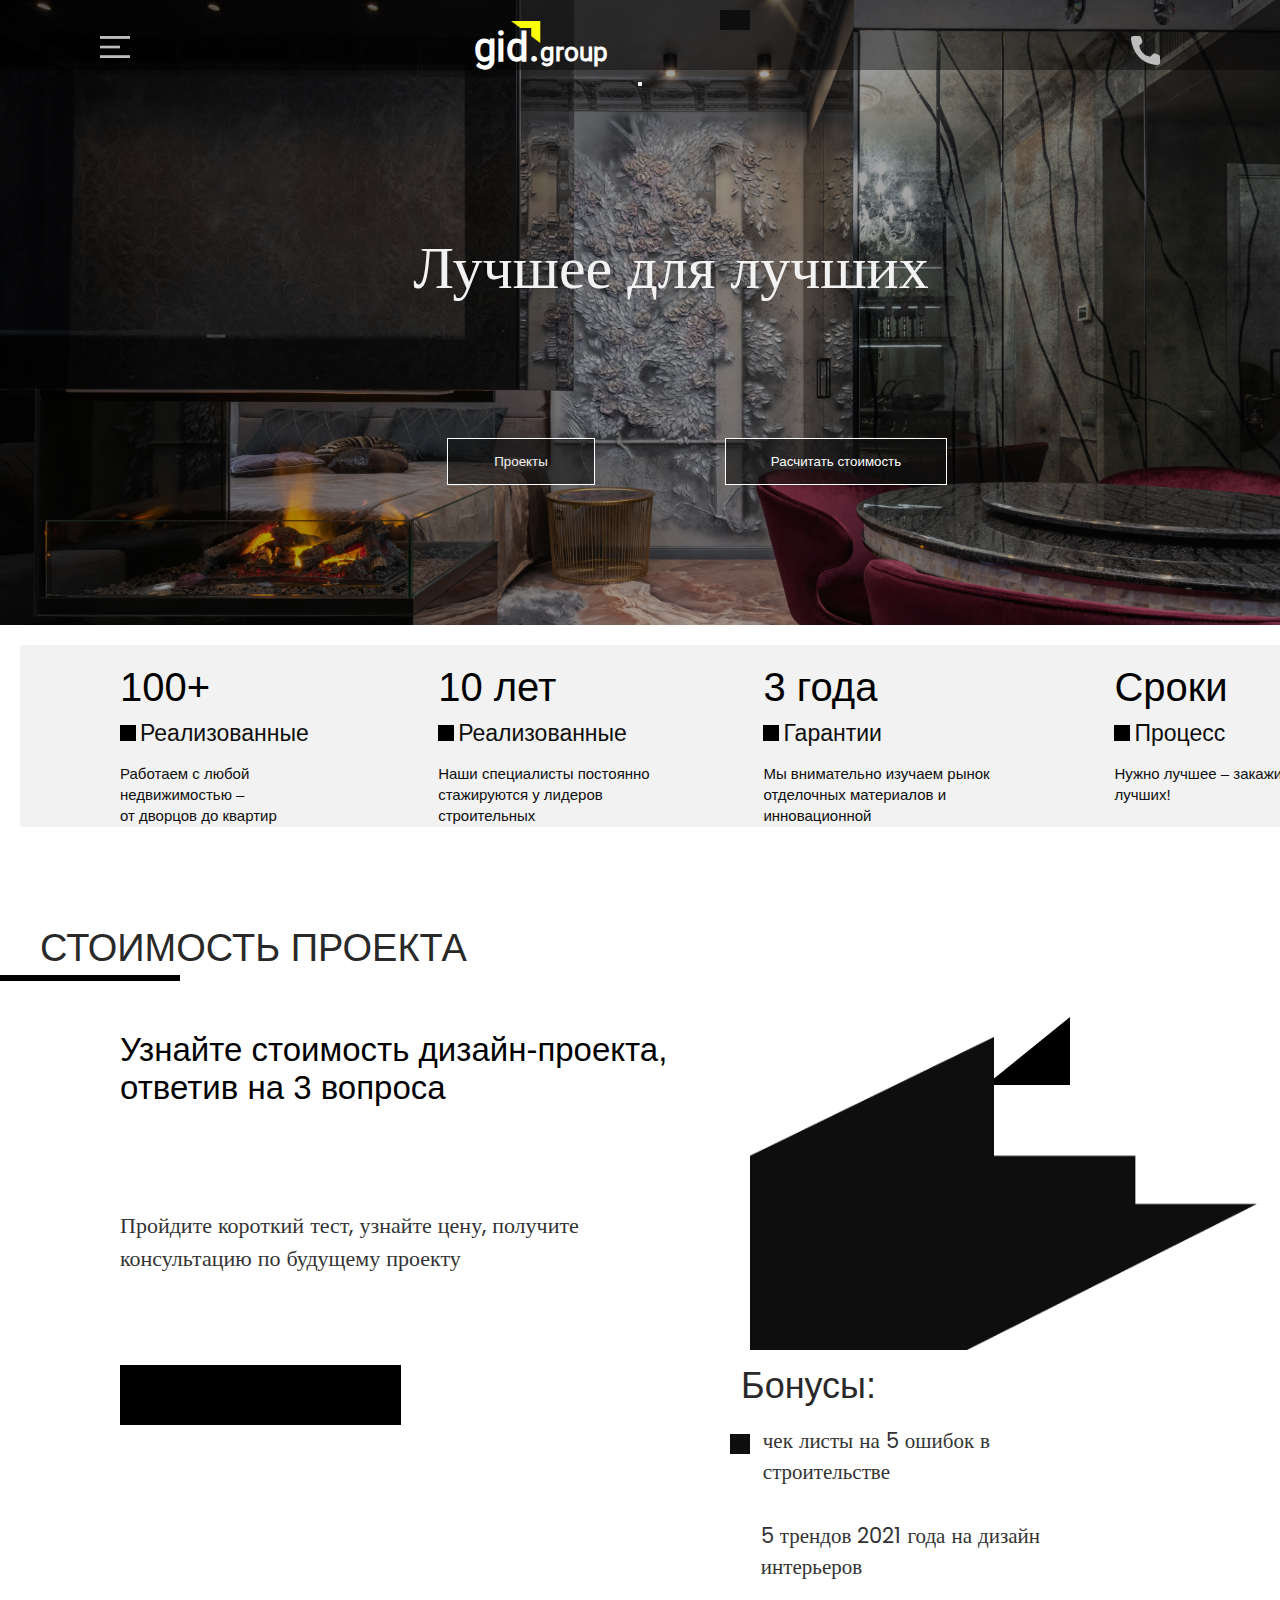
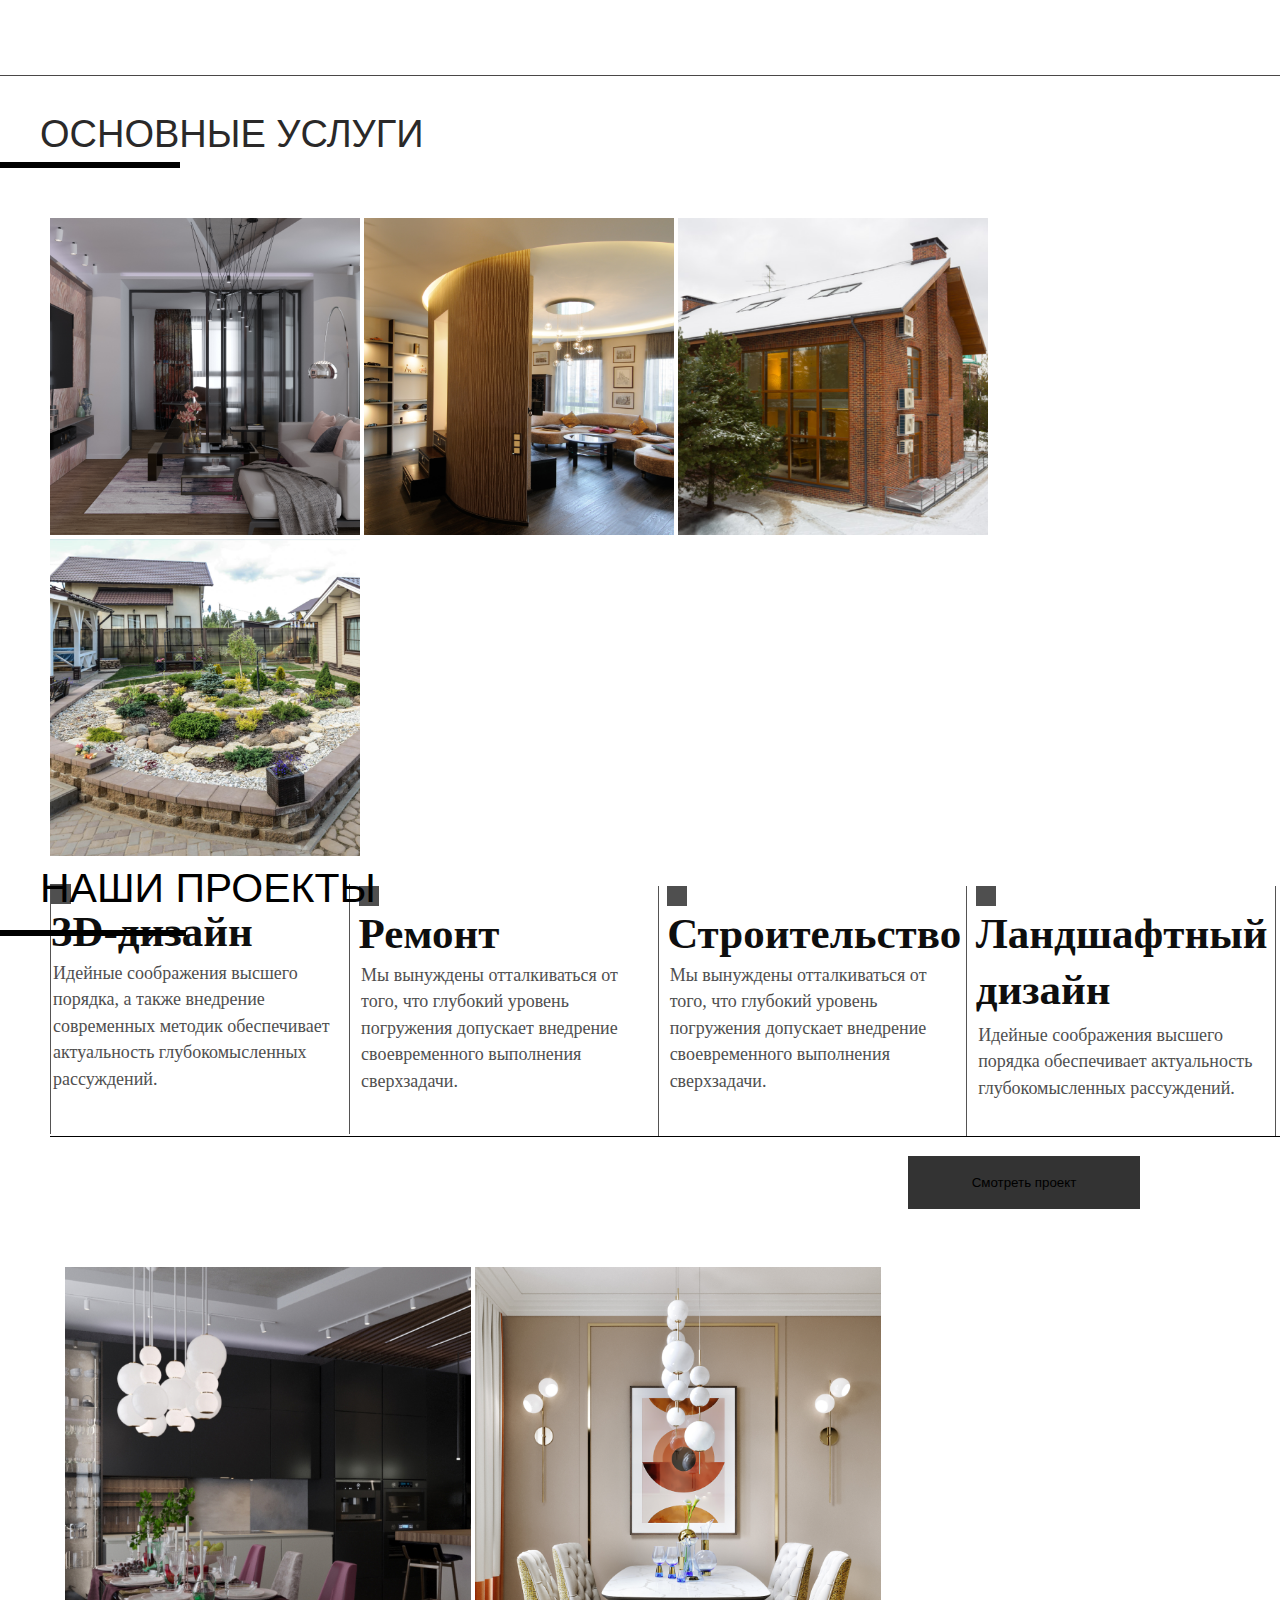
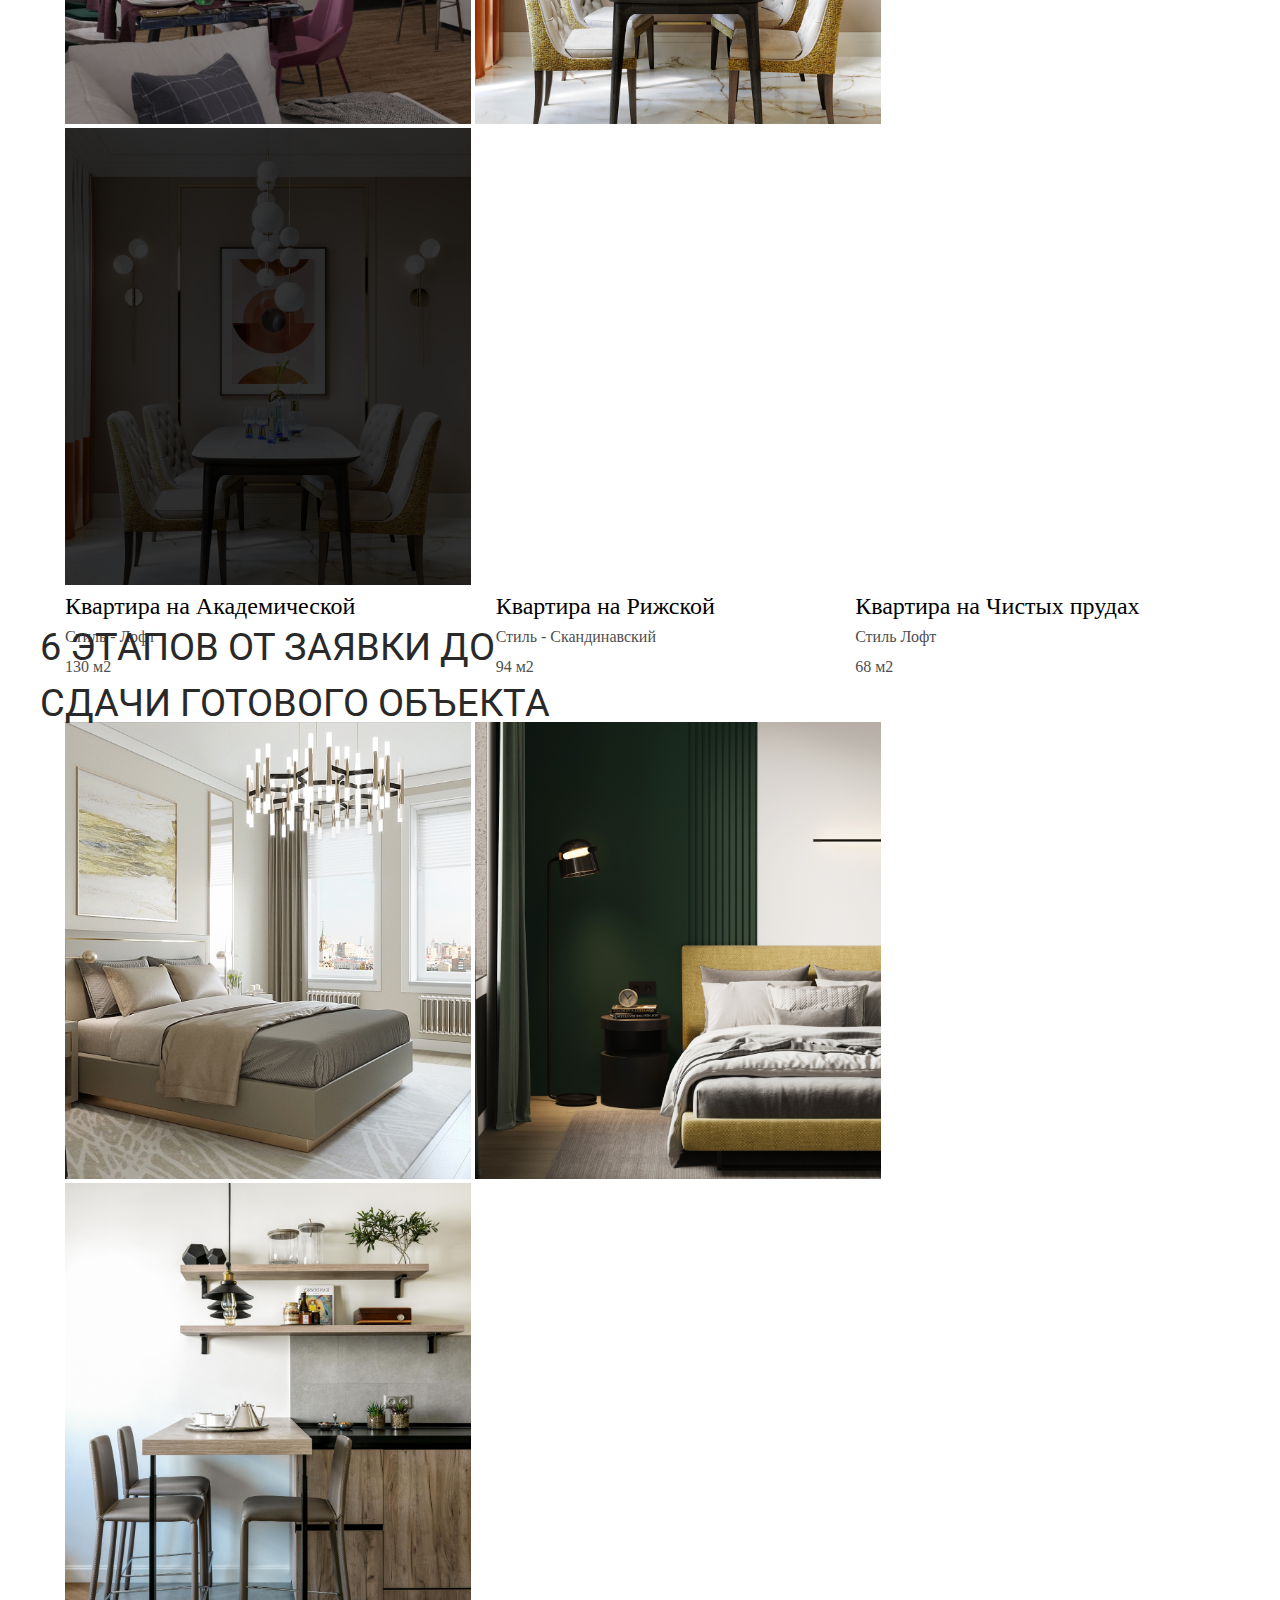
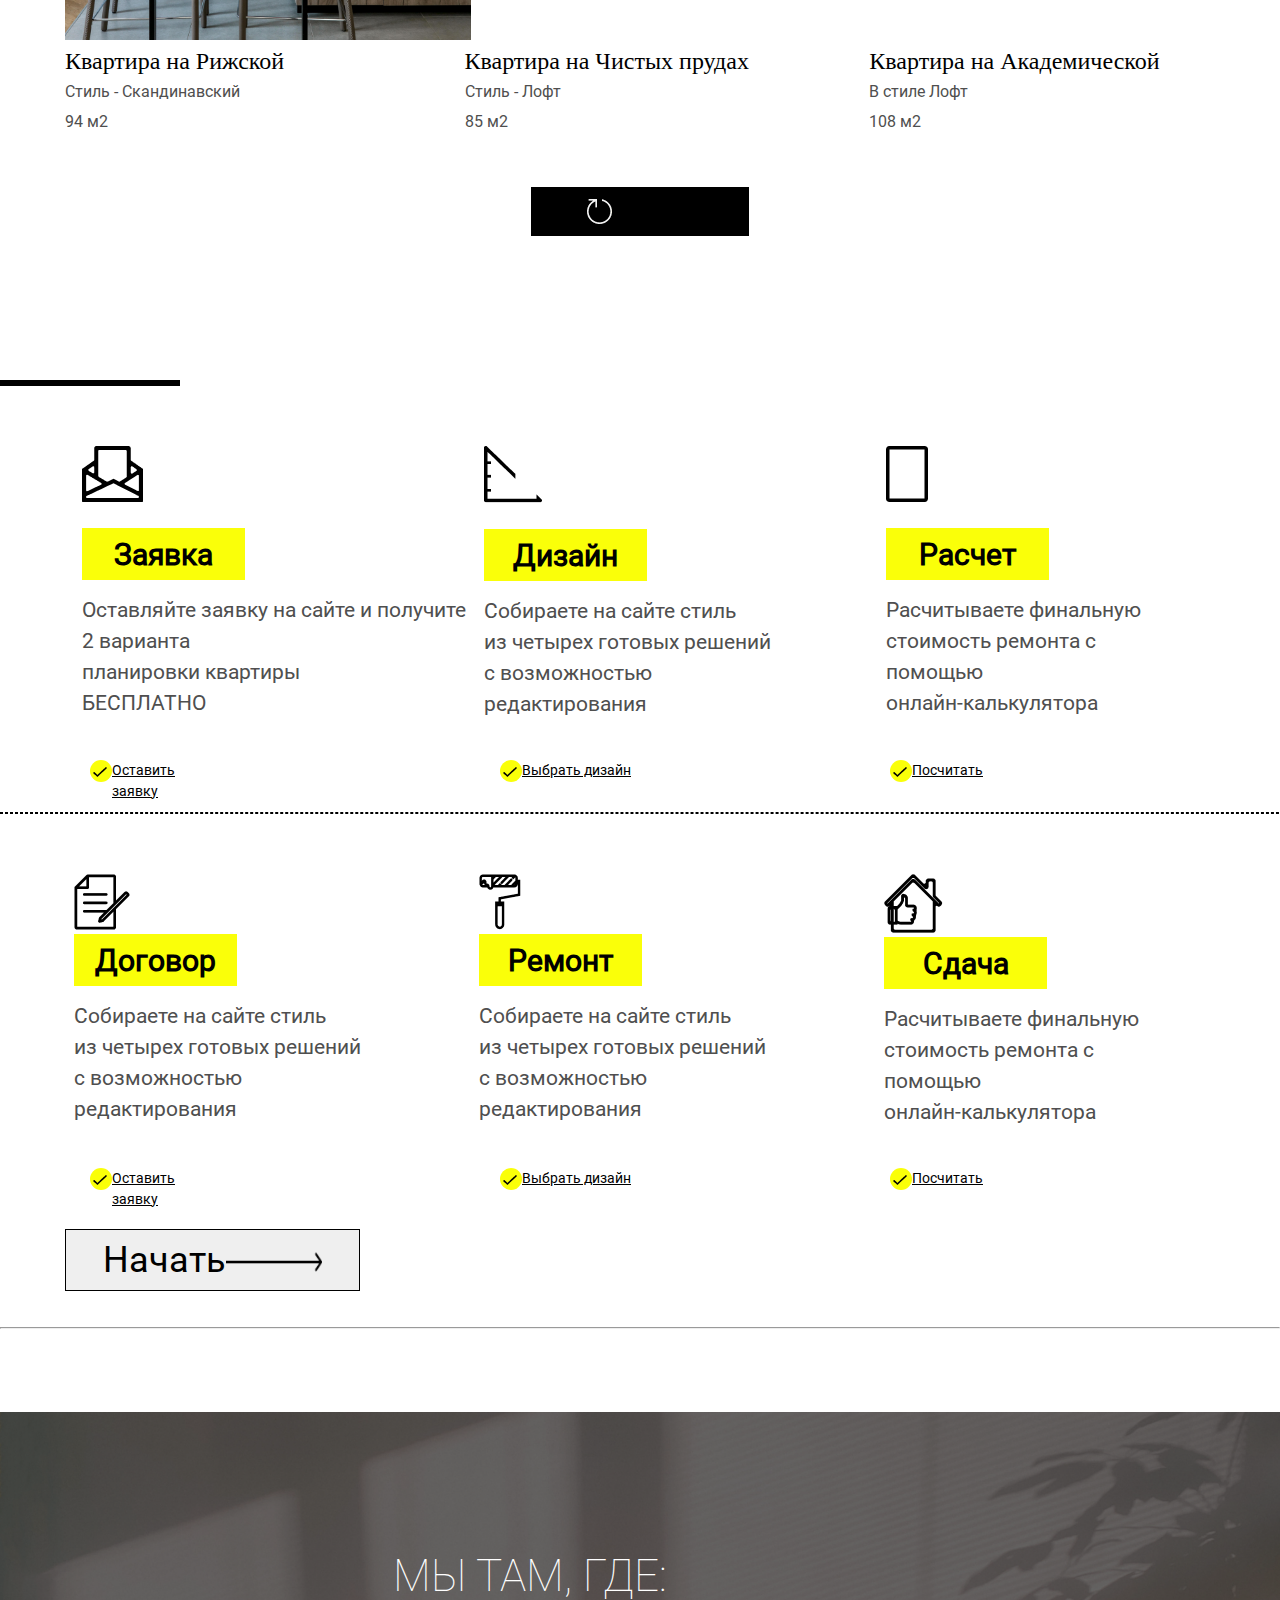
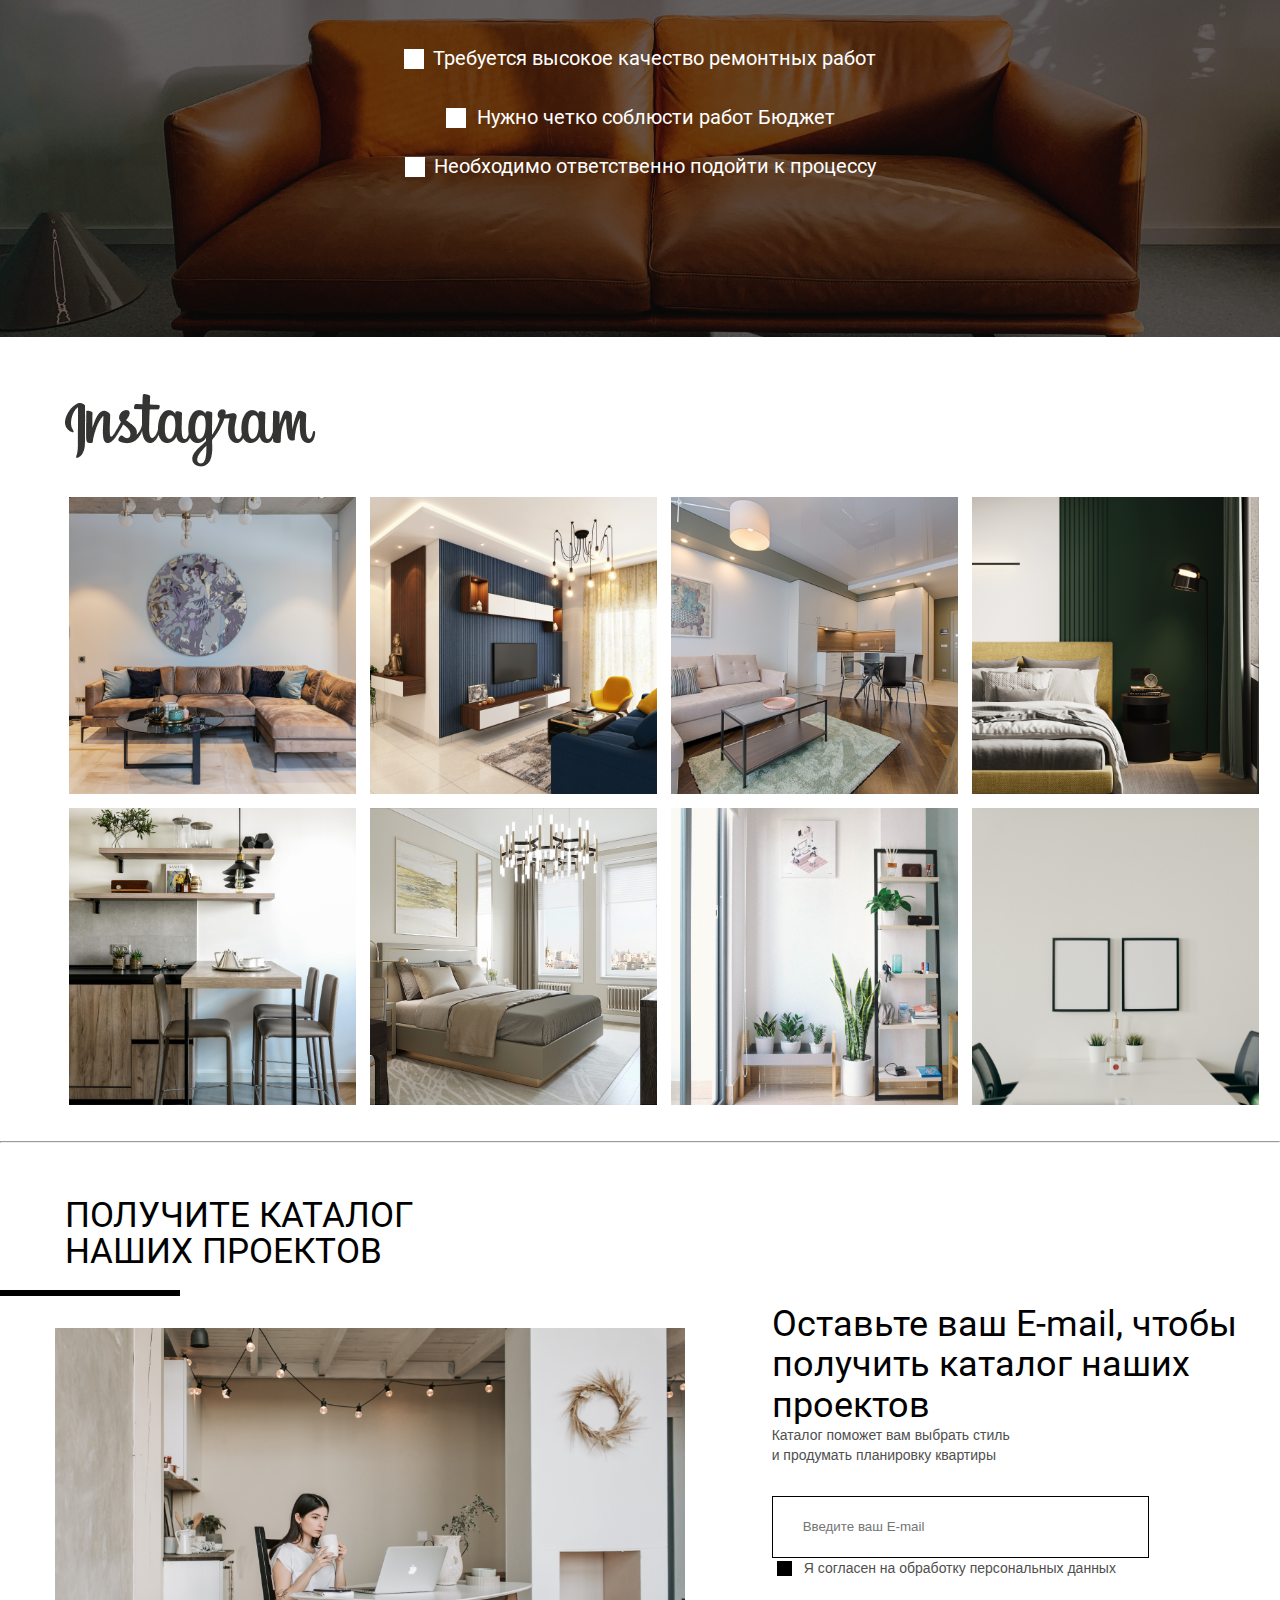
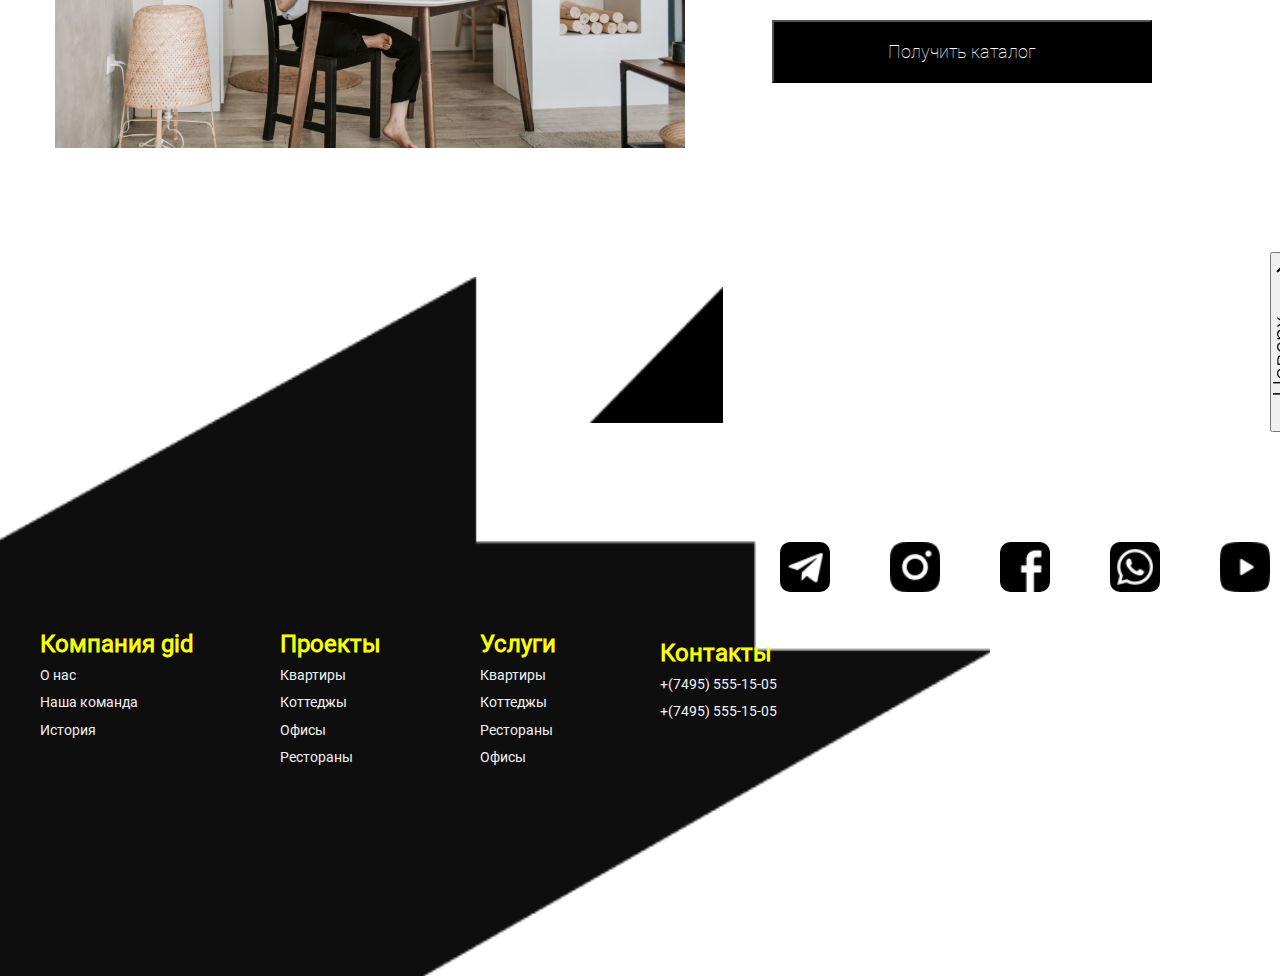
<file: index.html>
<!DOCTYPE html>
<html lang="en">
<head>
  <meta charset="UTF-8">
  <meta http-equiv="X-UA-Compatible" content="IE=edge">
  <meta name="viewport" content="width=device-width, initial-scale=1.0">
  <title>GidGroup</title>
  <link rel="stylesheet" href="./style.css">
</head>
<body>
  <div class="mainImage">
    <div class="mainImage__icons">
   <img id="icons" src="./images/iconlines.png" alt="img">
  <div class="mainImage__icons--group">
    <img class="subst" src="./images/Subtract.png" alt="img">
    <h6>gid.<span>group</span></h6>
  </div>
  <img class="telep" src="./images/iconTelephone.png" alt="img">
    </div>
    <p>Лучшее для лучших</p>
    <div class="btn">
      <!-- <button class="btn1" ><a href="./proekt.css">Проекты</a></button> -->
      <div class="btn1">
       <button> <a href="./proekt.html">Проекты</a></button>
      </div>
      <button class="btn2" >Расчитать стоимость</button>
    </div>
  </div>
  <div class="about">
    <div>
      <h1>100+</h1>
  <div class="about__back">
    <p>Реализованные </p>
  </div>
    <p class="robo"> Работаем с любой недвижимостью –
      <br>
      от дворцов до квартир </p>
    </div>
    <div class="box-2">
      <h1>10 лет</h1>
      <div class="box-2__back">
        <p>Реализованные </p>
      </div>
      <p class="robo">Наши специалисты постоянно
        <br>
         стажируются у лидеров строительных </p>
    </div>
    <div class="box-3">
    <h1>3 года</h1>
    <div class="box-3__back">
      <p>Гарантии</p>
    </div>
    <p class="robo">Мы внимательно изучаем рынок
      <br>
      отделочных материалов и инновационной </p>
    </div>
    <div class="box-4">
      <h1>Сроки</h1>
      <div class="box-4__back">
        <p>Процесс</p>
      </div>
      <p class="robo">Нужно лучшее – закажи это у лучших!</p>
    </div>
  </div>
   
  <h3>СТОИМОСТЬ ПРОЕКТА</h3>
  <div class="linee"></div>

  <div class="dizayn">
    <div class="left">
      <h4 class="dizayn__otvet">Узнайте стоимость дизайн-проекта,
        <br>
        ответив на 3 вопроса</h4>
        
      <p>Пройдите короткий тест, узнайте цену, получите
        <br>
        консультацию по будущему проекту</p>
        <br><br><br><br><br>
        <button>Узнать стоимость</button>
    </div>
    <div class="right">
      <img class="right__img" src="./images/Rectangle 165.png" alt="img">
      <img class="right__imgg" src="./images/Rectangle 56.png" alt="img">
      <h3>Бонусы:</h3>
      <div class="dark">
        <div class="dark__cooo"></div>
        <p> чек листы на 5 ошибок в
          <br>
          строительстве</p>
      </div>
       <div class="dark2">
        <div class="dark2__coo"></div>
          <p class="p2">5 трендов 2021 года на дизайн
            <br>
            интерьеров</p>
       </div>
    </div>
  </div>
  <div class="middle"></div>
  <h2>ОСНОВНЫЕ УСЛУГИ</h2>
  <div class="linee2"></div>

  <div class="seotin">
    <div class="imsss">
      <img src="./images/1 112.png" alt="img">
      <img src="./images/_DSC3053 1.png" alt="img">
      <img src="./images/IMG_9795-Edit-2-Edit-2 1.png" alt="img">
      <img src="./images/ланд 1.png" alt="img">
    </div>
    <div class="botm">
      <div class="for1">
        <div class="cent"></div>
        <h4>3D-дизайн</h4>
        <p>Идейные соображения высшего порядка, а также внедрение современных методик обеспечивает актуальность глубокомысленных рассуждений.</p>
      </div>
      <div class="for2">
        <div class="cent1"></div>
        <h4>Ремонт</h4>
        <p>Мы вынуждены отталкиваться от того, что глубокий уровень погружения допускает внедрение своевременного выполнения сверхзадачи.</p>
      </div>
      <div class="for3">
        <div class="cent2"></div>
        <h4>Строительство</h4>
        <p>Мы вынуждены отталкиваться от того, что глубокий уровень погружения допускает внедрение своевременного выполнения сверхзадачи.</p>
      </div>
      <div class="for4">
        <div class="cent3"></div>
        <h4>Ландшафтный дизайн</h4>
        <p>Идейные соображения высшего порядка обеспечивает актуальность глубокомысленных рассуждений. </p>
      </div>
    </div>
  </div>
  <div class="our">
    <h3>НАШИ ПРОЕКТЫ</h3>
  <div class="linee3"></div>
  </div>

  <div class="filters">
    <img src="./images/img1.png" alt="img">
    <img src="./images/img2.png" alt="img">
    <img class="second" src="./images/img2.png" alt="img">
    <button>Смотреть проект</button>
    <div class="texts">
     <div class="text1">
      <h5>Квартира на Академической</h5>
      <p>Стиль - Лофт</p>
      <p>130 м2</p>
     </div>
     <div class="text2">
      <h5>Квартира на Рижской</h5>
      <p>Стиль - Скандинавский</p>
      <p>94 м2</p>
     </div>
     <div class="text3">
      <h5>Квартира на Чистых прудах</h5>
      <p>Стиль  Лофт</p>
      <p>68 м2</p>
     </div>
    </div>
  </div>
  <div class="picturee">
    <img src="./images/img4.png" alt="img">
    <img src="./images/img5.png" alt="img">
    <img src="./images/img6.png" alt="img">
    <div class="sutruct">
      <div class="text4">
        <h5>Квартира на Рижской</h5>
        <p>Стиль - Скандинавский</p>
        <p>94 м2</p>
      </div>
      <div class="text5">
        <h5>Квартира на Чистых прудах</h5>
        <p>Стиль - Лофт</p>
        <p>85 м2</p>
      </div>
      <div class="text6">
        <h5>Квартира на Академической</h5>
        <p>В стиле Лофт</p>
        <p>108 м2</p>
      </div>
    </div>
  </div>
  <button class="vector"><img src="./images/Vector.png" alt="img">Еще проекты</button>
  <br><br><br><br><br><br><br><br>
   <h3 class="floor">6 ЭТАПОВ ОТ ЗАЯВКИ ДО
    <br>
    СДАЧИ ГОТОВОГО ОБЪЕКТА</h3>
   <div class="linee4"></div>

     <div class="xab">
      <!-- <h5>01</h5> -->
      <div class="xab__send">
        <img src="./images/11.png" alt="img">
          <button class="sariq">Заявка</button>
        <p>Оставляйте заявку на сайте и получите 2 варианта 
          <br>
          планировки квартиры
          <br>
          <span>БЕСПЛАТНО</span></p>
      </div>
       <div class="xab__sub">
        <!-- <h5>02</h5> -->
        <img src="./images/2222.png" alt="img">
        <button class="dizayn">Дизайн</button>
        <p>Собираете на сайте стиль
          <br>
          из четырех готовых решений
          <br>
          с возможностью
          <br>
          редактирования</p>
       </div>
       <div class="calcula">
        <!-- <h5>03</h5> -->
        <img src="./images/333.png" alt="img">
          <button class="hiso">Расчет</button>
          <p>Расчитываете финальную
            <br>
            стоимость ремонта с
            <br>
            помощью 
            <br>
            онлайн-калькулятора</p>
       </div>
     </div>
     <div class="overa">
      <div class="overa__vectoor">
        <img src="./images/444.png" alt="img">
      </div>
        <p>Оставить заявку</p>
        <div class="correct">
          <img src="./images/444.png" alt="img">
        </div>
        <p>Выбрать дизайн</p>
        <div class="fnal">
          <img src="./images/444.png" alt="img">
        </div>
        <p>Посчитать</p>
     </div>
     <div class="line0"></div>
     <div class="pens">
      <div class="pen">
        <img src="./images/5555.png" alt="img">
      <button class="sariq">Договор</button>
      <p>Собираете на сайте стиль
        <br>
        из четырех готовых решений
        <br>
        с возможностью 
        <br>
        редактирования</p>
    </div>
    <div class="remont">
      <img src="./images/66.png" alt="img">
      <button class="sariq">Ремонт</button>
      <p>Собираете на сайте стиль
        <br>
        из четырех готовых решений
        <br>
        с возможностью
        <br>
        редактирования</p>
    </div>
    <div class="obyekt">
      <img src="./images/777.png" alt="img">
      <img class="ruka" src="./images/hand.png" alt="img">
      <button class="sariq">Сдача</button>
      <p>Расчитываете финальную
        <br>
        стоимость ремонта с 
        <br>
        помощью 
        <br>
        онлайн-калькулятора</p>
    </div>
     </div>
     <div class="overa">
      <div class="overa__vectoor">
        <img src="./images/444.png" alt="img">
      </div>
        <p>Оставить заявку</p>
        <div class="correct">
          <img src="./images/444.png" alt="img">
        </div>
        <p>Выбрать дизайн</p>
        <div class="fnal">
          <img src="./images/444.png" alt="img">
        </div>
        <p>Посчитать</p>
     </div>
     <button  class="arrow">Начать<img src="./images/mmm.png" alt="img"></button>
     <br><br><br>
     <hr>
     <div class="backgro">
        <div class="we">
          <h1>МЫ ТАМ, ГДЕ:</h1>
      <div class="backgro__paret">
        <div class="in"></div>
        <p>Требуется высокое качество ремонтных работ</p>
      </div>
      <div class="backgro__pareet">
        <div class="in"></div>
        <p>Нужно четко соблюсти работ Бюджет </p>
      </div>
      <div class="backgro__paaret">
        <div class="in"></div>
        <p>Необходимо ответственно подойти к процессу </p>
      </div>
        </div>
     </div>
     <div class="main">
      <div class="ista">
        <img src="./images/I.png" alt="img">
        <img src="./images/inst.png" alt="img">
      </div>
     </div>
     <div class="groups">
      <img src="./images/uy1.png" alt="img">
      <img src="./images/uy2.png" alt="img">
      <img src="./images/uy3.png" alt="img">
      <img src="./images/uy4.png" alt="img">
      <img src="./images/uy5.png" alt="img">
      <img src="./images/uy6.png" alt="img">
      <img src="./images/uy7.png" alt="img">
      <img src="./images/uy8.png" alt="img">
     </div>
     <br><br>
     <hr>
     <h5 class="katalog">ПОЛУЧИТЕ КАТАЛОГ
      <br>
      НАШИХ ПРОЕКТОВ</h5>
     <div class="linee6"></div>
    <div class="daark">
      <div class="daark__girl">
        <img src="./images/girl.png" alt="img">
       </div>
       <div class="words">
        <h1>Оставьте ваш E-mail, чтобы
          <br>
          получить каталог наших 
          <br>
          проектов</h1>
          <p>Каталог поможет вам выбрать стиль
            <br>
            и продумать планировку квартиры</p>
            <form>
              <input type="text" placeholder="Введите ваш E-mail">
            </form>
            <form>
            <div class="on">
              <div class="check"></div>
              <p>Я согласен на обработку персональных данных</p>
            </div>
            <button class="polu">Получить каталог</button>
       </div>
    </div>
    <footer>
      <div class="footerSection">
        <div class="startimg">
          <div class="rightside">
            <img src="./images/Rectangle 165.png" alt="img">
          </div>
          <div class="gidCommanda">
            <h5>Компания gid</h5>
              <p>О нас</p>
              <p>Наша команда</p>
              <p>История</p>
            </div>
            <div class="gidCommanda2">
              <h5>Проекты</h5>
              <p>Квартиры</p>
              <p>Коттеджы</p>
              <p>Офисы</p>
              <p>Рестораны</p>
            </div>
            <div class="gidCommanda3">
              <h5>Услуги</h5>
              <p>Квартиры</p>
              <p>Коттеджы</p>
              <p>Рестораны</p>
              <p>Офисы</p>
            </div>
            <div class="gidCommanda4">
              <h5>Контакты</h5>
              <p>+(7495) 555-15-05</p>
              <p>+(7495) 555-15-05</p>
            </div>
        </div>
        <div class="inter">
         <img src="./images/telegramm.png" alt="img">
          <img src="./images/instag.png" alt="img">
          <img src="./images/facee.png" alt="img">
          <img src="./images/phone.png" alt="img">
          <img src="./images/you.png" alt="img">
        </div>
        <button class="height"><img src="./images/Arrow 4.png" alt="img"><img src="./images/Наверх.png" alt="img"></button>

      </div>
    </footer>
    <!-- <script src="./script.js"></script> -->
</body>
</html>
</file>
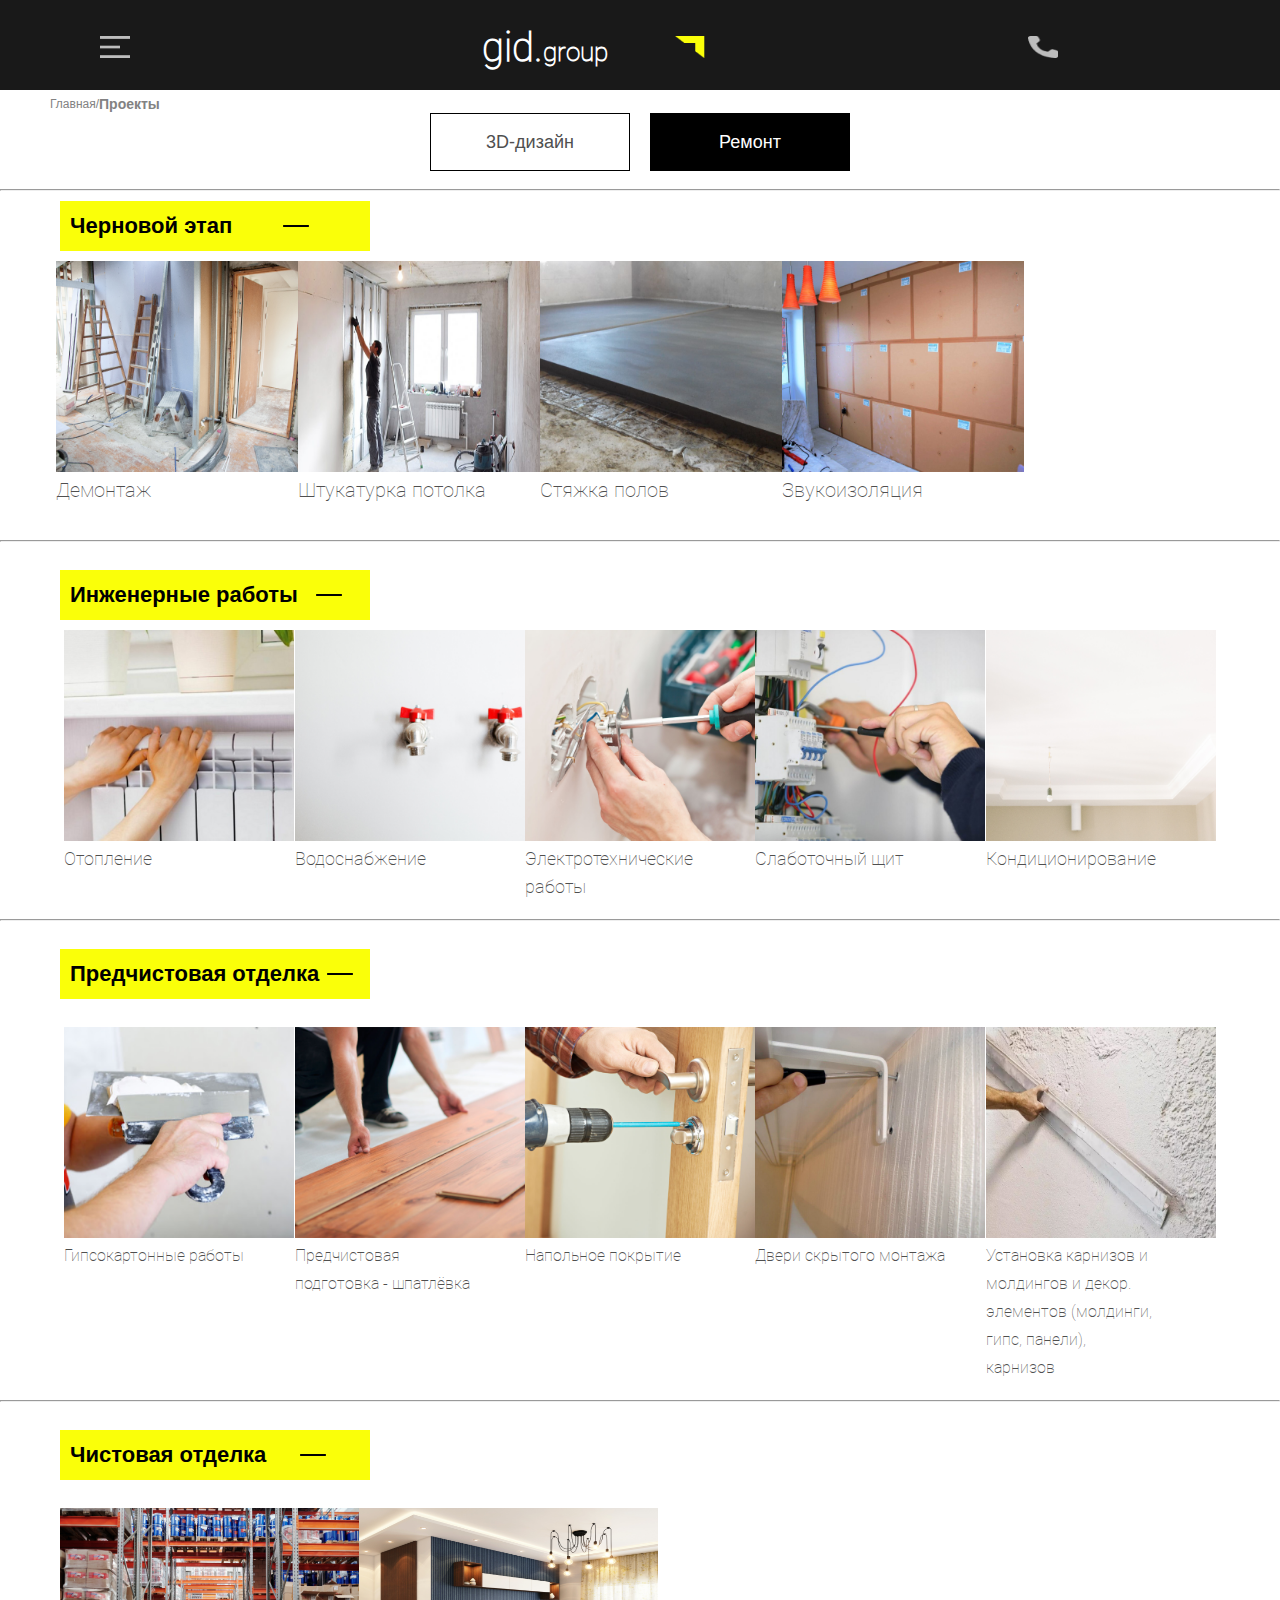
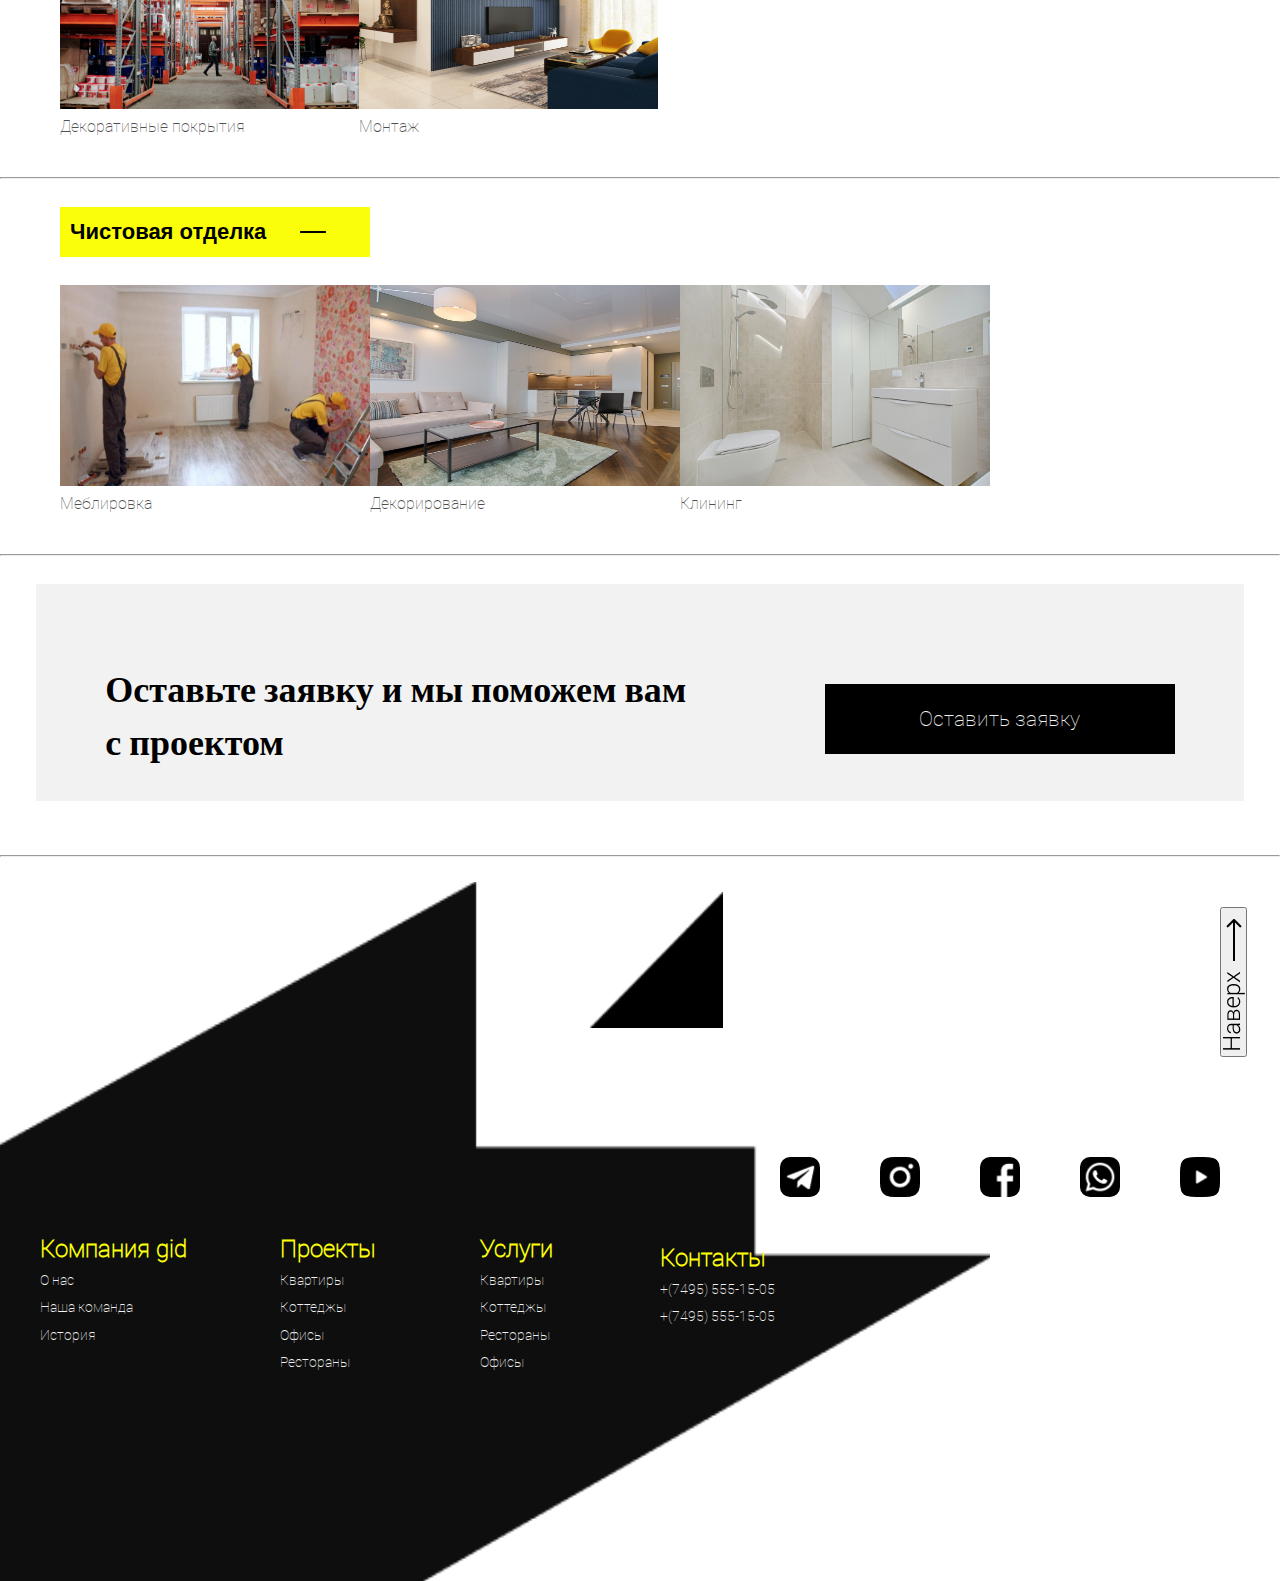
<file: dizane.html>
<!DOCTYPE html>
<html lang="en">
<head>
  <meta charset="UTF-8">
  <meta http-equiv="X-UA-Compatible" content="IE=edge">
  <meta name="viewport" content="width=device-width, initial-scale=1.0">
  <title>GidGroup</title>
  <link rel="stylesheet" href="./dizane.css">
</head>
<body>
  <div class="mainImage__icons">
    <img id="icons" src="./images/iconlines.png" alt="img">
   <div class="mainImage__icons--group">
     <img class="subst" src="./images/Subtract.png" alt="img">
     <h6>gid.<span>group</span></h6>
   </div>
   <img class="telep" src="./images/iconTelephone.png" alt="img">
     </div>
     <div class="glav">
      <a href="./index.html">Главная/</a>
      <a href="./uslug.html"><span>Проекты</span></a>
     </div>
     <div class="btns">
      <div class="btn1">
       <button><a href="./uslug.html">3D-дизайн</a></button>
      </div>
      <div class="btn2">
       <button><a href="./singlepage.html">Ремонт</a></button>
      </div>
    </div>
    <br>
    <hr>
    <button class="btnsmain">Черновой этап  <img src="./images/minuss.png" alt="img"> </button>
    <section>
      <div class="informationSection">
        <div class="insection">
          <img src="./images/workess1.png" alt="img">
          <p>Демонтаж </p>
        </div>
        <div class="insection">
          <img src="./images/workes2.png" alt="img">
          <p>Штукатурка потолка</p>
        </div>
        <div class="insection">
          <img src="./images/works3.png" alt="img">
          <p>Стяжка полов </p>
        </div>
        <div class="insection">
          <img src="./images/works4.png" alt="img">
          <p>Звукоизоляция </p>
        </div>
      </div>
      <br><br>
      <hr>
      <br>
    <button class="btnsmain">Инженерные работы  <img src="./images/minuss.png" alt="img"> </button>
    
    <div class="informationSection2">
      <div class="insection2">
        <img src="./images/works5.png" alt="img">
        <p>Отопление </p>
      </div>
      <div class="insection2">
        <img src="./images/works6.png" alt="img">
        <p>Водоснабжение </p>
      </div>
      <div class="insection2">
        <img src="./images/works7.png" alt="img">
        <p>Электротехнические 
          <br>
          работы</p>
      </div>
      <div class="insection2">
        <img src="./images/works8.png" alt="img">
        <p>Слаботочный щит </p>
      </div>
      <div class="insection2">
        <img src="./images/woo10.png" alt="img">
        <p>Кондиционирование</p>
      </div>
    </div>
    <br>
    <hr>
    <br>
    <button class="btnsmain">Предчистовая отделка <img src="./images/minuss.png" alt="img"> </button>
    <br>
    <div class="informationSection3">
      <div class="insection3">
        <img src="./images/workk11.png" alt="img">
        <p>Гипсокартонные работы  </p>
      </div>
      <div class="insection3">
        <img src="./images/work12.png" alt="img">
        <p>Предчистовая 
          <br>
          подготовка - шпатлёвка </p>
      </div>
      <div class="insection3">
        <img src="./images/workk13.png" alt="img">
        <p>Напольное покрытие</p>
      </div>
      <div class="insection3">
        <img src="./images/work14.png" alt="img">
        <p>Двери скрытого монтажа</p>
      </div>
      <div class="insection3">
        <img src="./images/works22.png" alt="img">
        <p> Установка карнизов и
          <br>
          молдингов и декор.
          <br>
          элементов (молдинги,
          <br>
          гипс, панели), 
          <br>
          карнизов</p>
      </div>
    </div>
    <br>
    <hr>
    <br>
    <button class="btnsmain">Чистовая отделка <img src="./images/minuss.png" alt="img"> </button>
    <br>
    <div class="informationSection4">
      <div class="insection4">
        <img src="./images/placee.png" alt="img">
        <p>Декоративные покрытия</p>
      </div>
      <div class="insection4">
        <img src="./images/uy2.png" alt="img">
        <p>Монтаж</p>
      </div>
    </div>
    <br><br>
    <hr>
    <br>
    <button class="btnsmain">Чистовая отделка <img src="./images/minuss.png" alt="img"> </button>
    <br>
    <div class="informationSection5">
      <div class="insection5">
        <img src="./images/workers1.png" alt="img">
        <p>Меблировка </p>
      </div>
      <div class="insection5">
        <img src="./images/uy3.png" alt="img">
        <p>Декорирование </p>
      </div>
      <div class="insection5">
        <img src="./images/whitee.png" alt="img">
        <p>Клининг</p>
      </div>
    </div>
    <br><br>
    <hr>
    <br>
  </section>
  <div class="grayy">
    <p>Оставьте заявку и мы поможем вам
      <br>
      с проектом</p>
      <button>Оставить заявку</button>
   </div>
   <br><br><br>
   <hr>
   <footer>
    <div class="footerSection">
      <div class="startimg">
        <div class="rightside">
          <img src="./images/Rectangle 165.png" alt="img">
        </div>
        <div class="gidCommanda">
          <h5>Компания gid</h5>
            <p>О нас</p>
            <p>Наша команда</p>
            <p>История</p>
          </div>
          <div class="gidCommanda2">
            <h5>Проекты</h5>
            <p>Квартиры</p>
            <p>Коттеджы</p>
            <p>Офисы</p>
            <p>Рестораны</p>
          </div>
          <div class="gidCommanda3">
            <h5>Услуги</h5>
            <p>Квартиры</p>
            <p>Коттеджы</p>
            <p>Рестораны</p>
            <p>Офисы</p>
          </div>
          <div class="gidCommanda4">
            <h5>Контакты</h5>
            <p>+(7495) 555-15-05</p>
            <p>+(7495) 555-15-05</p>
          </div>
      </div>
      <div class="inter">
       <img src="./images/telegramm.png" alt="img">
        <img src="./images/instag.png" alt="img">
        <img src="./images/facee.png" alt="img">
        <img src="./images/phone.png" alt="img">
        <img src="./images/you.png" alt="img">
      </div>
      <button class="height"><img src="./images/Arrow 4.png" alt="img"><img src="./images/Наверх.png" alt="img"></button>
    </div>
  </footer>
</body>
</html>
</file>
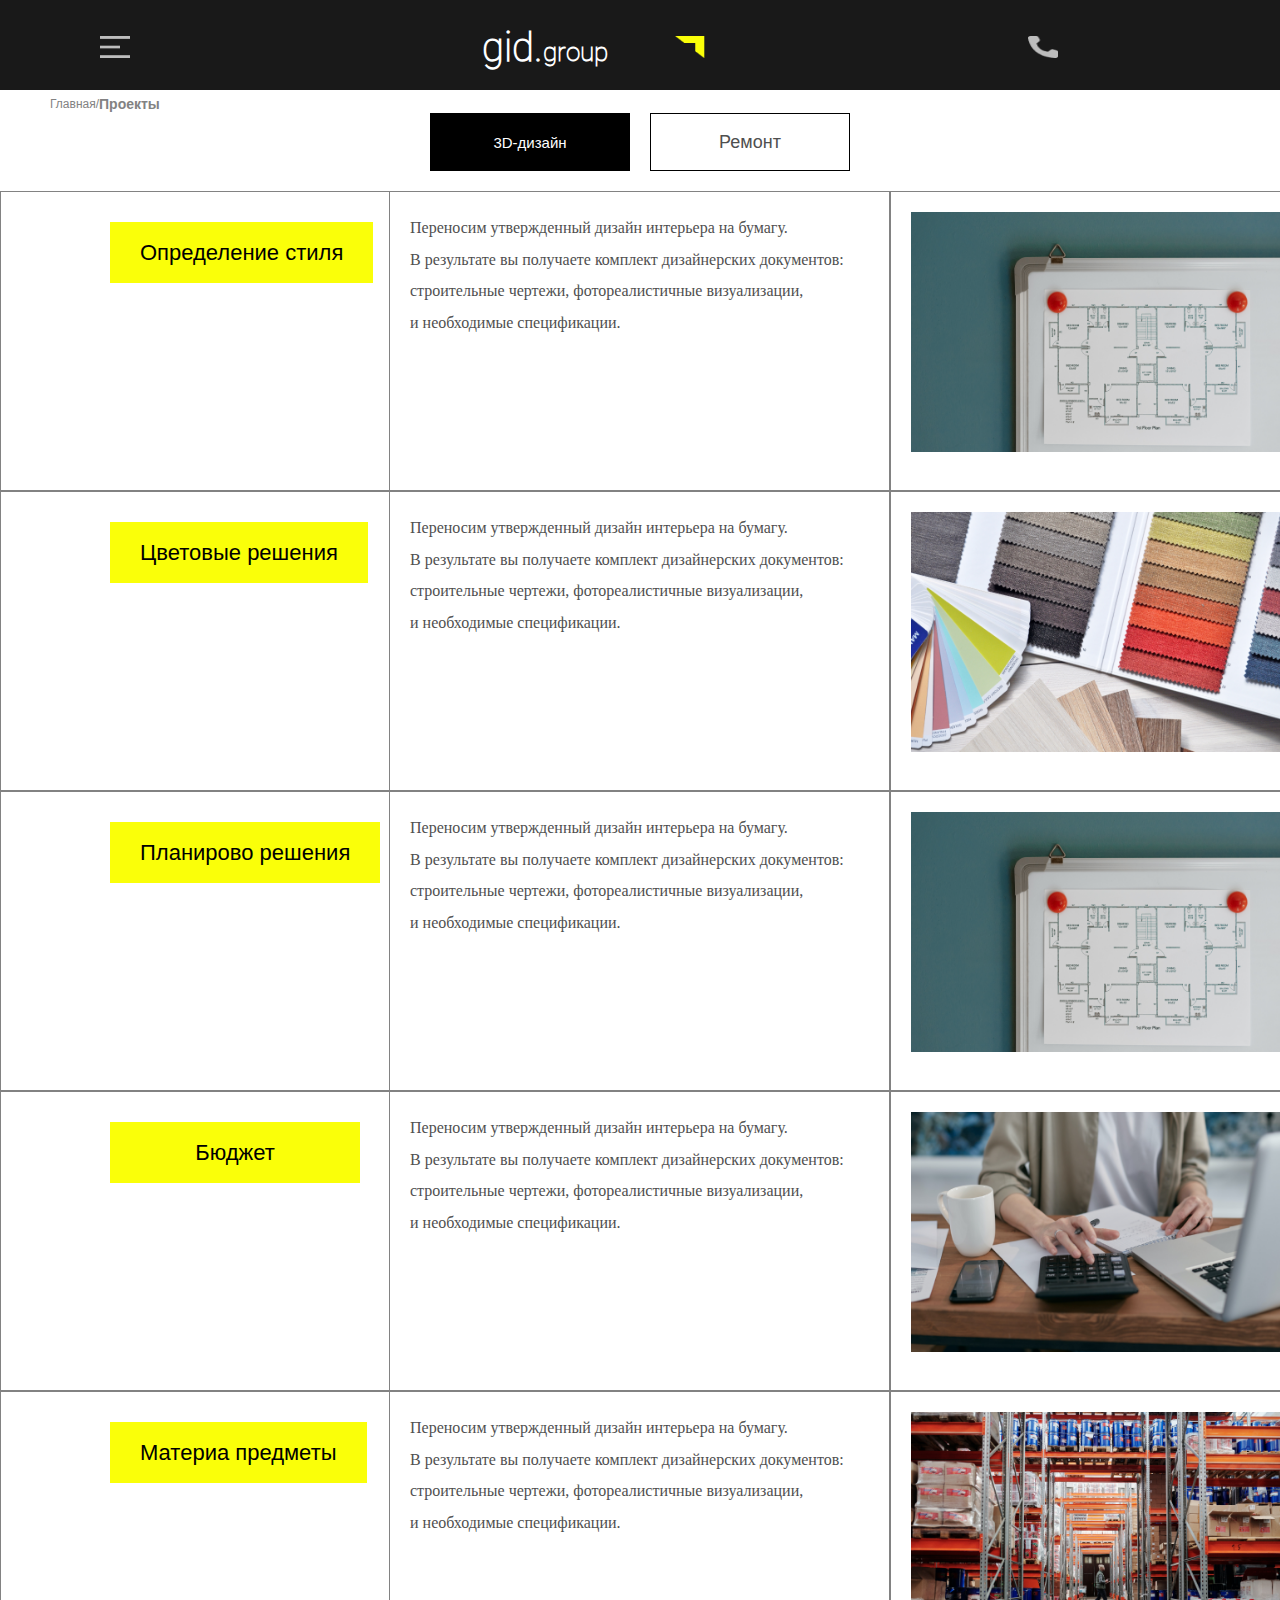
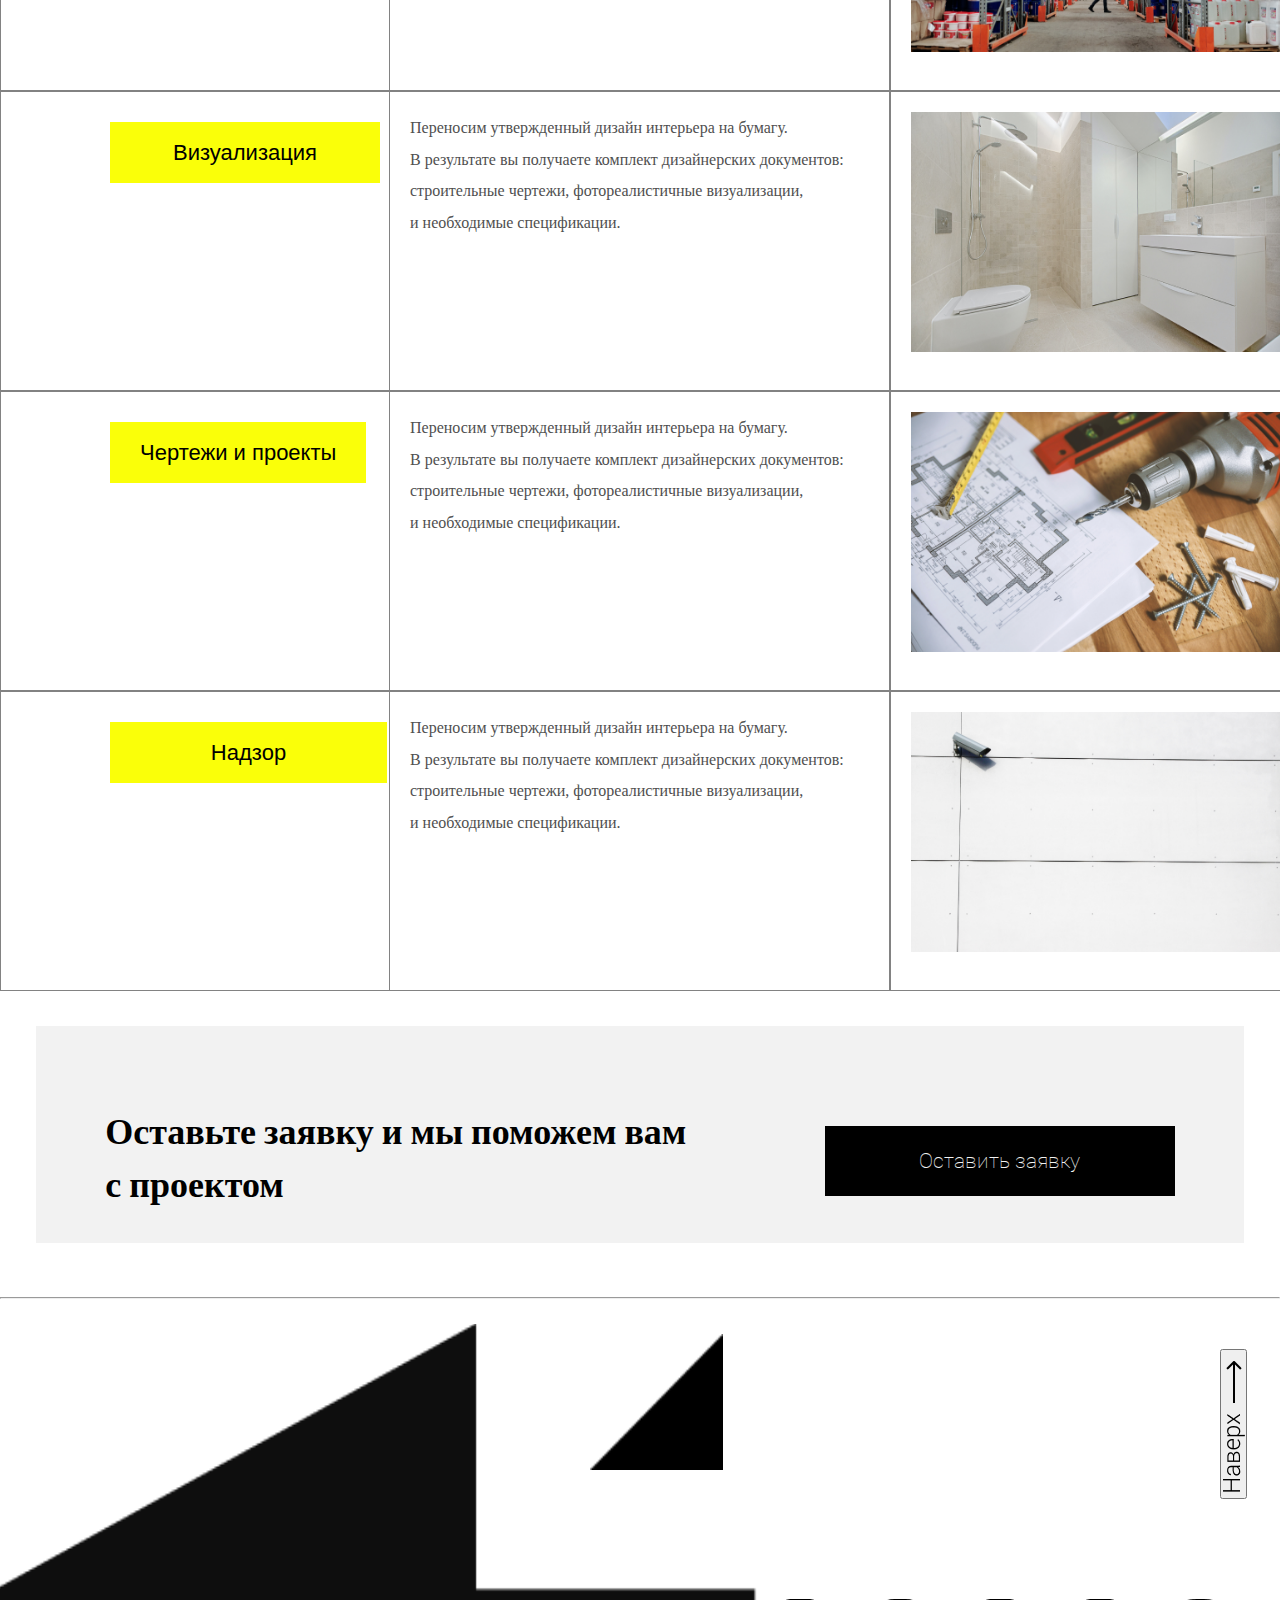
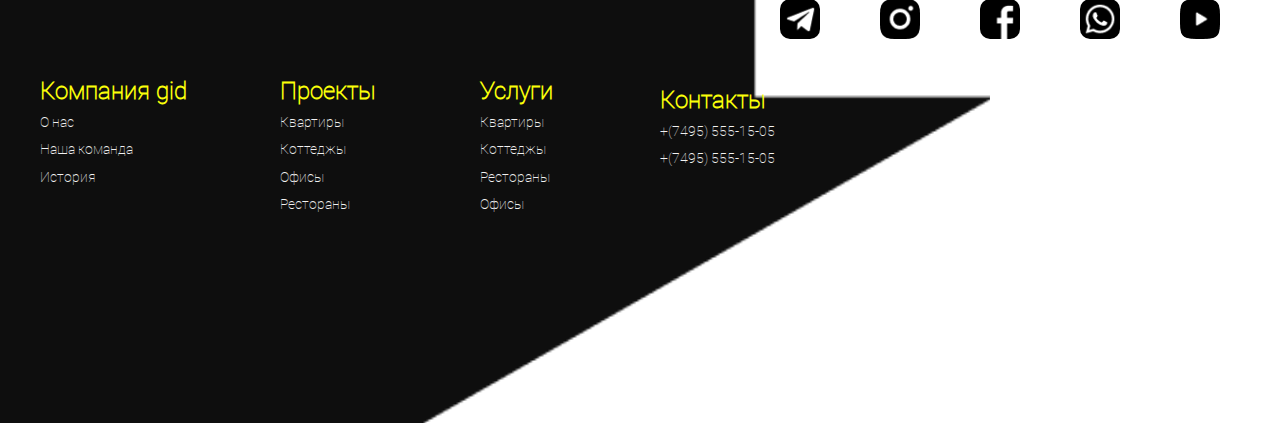
<file: dmax.html>
<!DOCTYPE html>
<html lang="en">
<head>
  <meta charset="UTF-8">
  <meta http-equiv="X-UA-Compatible" content="IE=edge">
  <meta name="viewport" content="width=device-width, initial-scale=1.0">
  <title>Dmax section</title>
  <link rel="stylesheet" href="./dmax.css">
</head>
<body>
  <div class="mainImage__icons">
    <img id="icons" src="./images/iconlines.png" alt="img">
   <div class="mainImage__icons--group">
     <img class="subst" src="./images/Subtract.png" alt="img">
     <h6>gid.<span>group</span></h6>
   </div>
   <img class="telep" src="./images/iconTelephone.png" alt="img">
     </div>
     <div class="glav">
      <a href="./index.html">Главная/</a>
      <a href="./remont.html"><span>Проекты</span></a>
     </div>
     <div class="btns">
      <div class="btn1">
       <button>3D-дизайн</button>
      </div>
      <div class="btn2">
       <button><a href="./uslug.html">Ремонт</a></button>
      </div>
    </div>
    <div class="sectionmain">
        <div class="place1">
          <div class="in1">
            <div class="btnn">
              <button>Определение стиля</button>
            </div>
            <div class="infor">
              <p>Переносим утвержденный дизайн интерьера на бумагу.
                <br>
                В результате вы получаете комплект дизайнерских документов: 
                <br>
                строительные чертежи, фотореалистичные визуализации,
                <br>
                и необходимые спецификации.</p>
            </div>
             <div class="picture">
              <img src="./images/img12.png" alt="img">
             </div>
          </div>
          <div class="in2">
            <div class="btnn">
              <button>Цветовые решения</button>
            </div>
            <div class="infor">
              <p>Переносим утвержденный дизайн интерьера на бумагу.
                <br>
                В результате вы получаете комплект дизайнерских документов: 
                <br>
                строительные чертежи, фотореалистичные визуализации,
                <br>
                и необходимые спецификации.</p>
            </div>
             <div class="picture">
              <img src="./images/imgg2.png" alt="img">
             </div>
          </div>
          <div class="in3">
            <div class="btnn">
              <button>Планирово решения</button>
            </div>
            <div class="infor">
              <p>Переносим утвержденный дизайн интерьера на бумагу.
                <br>
                В результате вы получаете комплект дизайнерских документов: 
                <br>
                строительные чертежи, фотореалистичные визуализации,
                <br>
                и необходимые спецификации.</p>
            </div>
             <div class="picture">
              <img src="./images/img12.png" alt="img">
             </div>
          </div>
          <div class="in3">
            <div class="btnn" >
              <button style="width:250px;">Бюджет</button>
            </div>
            <div class="infor">
              <p>Переносим утвержденный дизайн интерьера на бумагу.
                <br>
                В результате вы получаете комплект дизайнерских документов: 
                <br>
                строительные чертежи, фотореалистичные визуализации,
                <br>
                и необходимые спецификации.</p>
            </div>
             <div class="picture">
              <img src="./images/work2.png" alt="img">
             </div>
          </div>
          <div class="in3">
            <div class="btnn" >
              <button>Материа предметы</button>
            </div>
            <div class="infor">
              <p>Переносим утвержденный дизайн интерьера на бумагу.
                <br>
                В результате вы получаете комплект дизайнерских документов: 
                <br>
                строительные чертежи, фотореалистичные визуализации,
                <br>
                и необходимые спецификации.</p>
            </div>
             <div class="picture">
              <img src="./images/placee.png" alt="img">
             </div>
          </div>
          <div class="in3">
            <div class="btnn" >
              <button style="width:270px;">Визуализация</button>
            </div>
            <div class="infor">
              <p>Переносим утвержденный дизайн интерьера на бумагу.
                <br>
                В результате вы получаете комплект дизайнерских документов: 
                <br>
                строительные чертежи, фотореалистичные визуализации,
                <br>
                и необходимые спецификации.</p>
            </div>
             <div class="picture">
              <img src="./images/whitee.png" alt="img">
             </div>
          </div>
          <div class="in3">
            <div class="btnn" >
              <button>Чертежи и проекты</button>
            </div>
            <div class="infor">
              <p>Переносим утвержденный дизайн интерьера на бумагу.
                <br>
                В результате вы получаете комплект дизайнерских документов: 
                <br>
                строительные чертежи, фотореалистичные визуализации,
                <br>
                и необходимые спецификации.</p>
            </div>
             <div class="picture">
              <img src="./images/pen.png" alt="img">
             </div>
          </div>
          <div class="in3">
            <div class="btnn" >
              <button style="width: 277px;">Надзор</button>
            </div>
            <div class="infor">
              <p>Переносим утвержденный дизайн интерьера на бумагу.
                <br>
                В результате вы получаете комплект дизайнерских документов: 
                <br>
                строительные чертежи, фотореалистичные визуализации,
                <br>
                и необходимые спецификации.</p>
            </div>
             <div class="picture">
              <img src="./images/cam.png" alt="img">
             </div>
          </div>
        </div>
    </div>
    <div class="grayy">
      <p>Оставьте заявку и мы поможем вам
        <br>
        с проектом</p>
        <button>Оставить заявку</button>
     </div>
     <br><br><br>
     <hr>
     <footer>
      <div class="footerSection">
        <div class="startimg">
          <div class="rightside">
            <img src="./images/Rectangle 165.png" alt="img">
          </div>
          <div class="gidCommanda">
            <h5>Компания gid</h5>
              <p>О нас</p>
              <p>Наша команда</p>
              <p>История</p>
            </div>
            <div class="gidCommanda2">
              <h5>Проекты</h5>
              <p>Квартиры</p>
              <p>Коттеджы</p>
              <p>Офисы</p>
              <p>Рестораны</p>
            </div>
            <div class="gidCommanda3">
              <h5>Услуги</h5>
              <p>Квартиры</p>
              <p>Коттеджы</p>
              <p>Рестораны</p>
              <p>Офисы</p>
            </div>
            <div class="gidCommanda4">
              <h5>Контакты</h5>
              <p>+(7495) 555-15-05</p>
              <p>+(7495) 555-15-05</p>
            </div>
        </div>
        <div class="inter">
         <img src="./images/telegramm.png" alt="img">
          <img src="./images/instag.png" alt="img">
          <img src="./images/facee.png" alt="img">
          <img src="./images/phone.png" alt="img">
          <img src="./images/you.png" alt="img">
        </div>
        <button class="height"><img src="./images/Arrow 4.png" alt="img"><img src="./images/Наверх.png" alt="img"></button>
      </div>
    </footer>
</body>
</html>
</file>
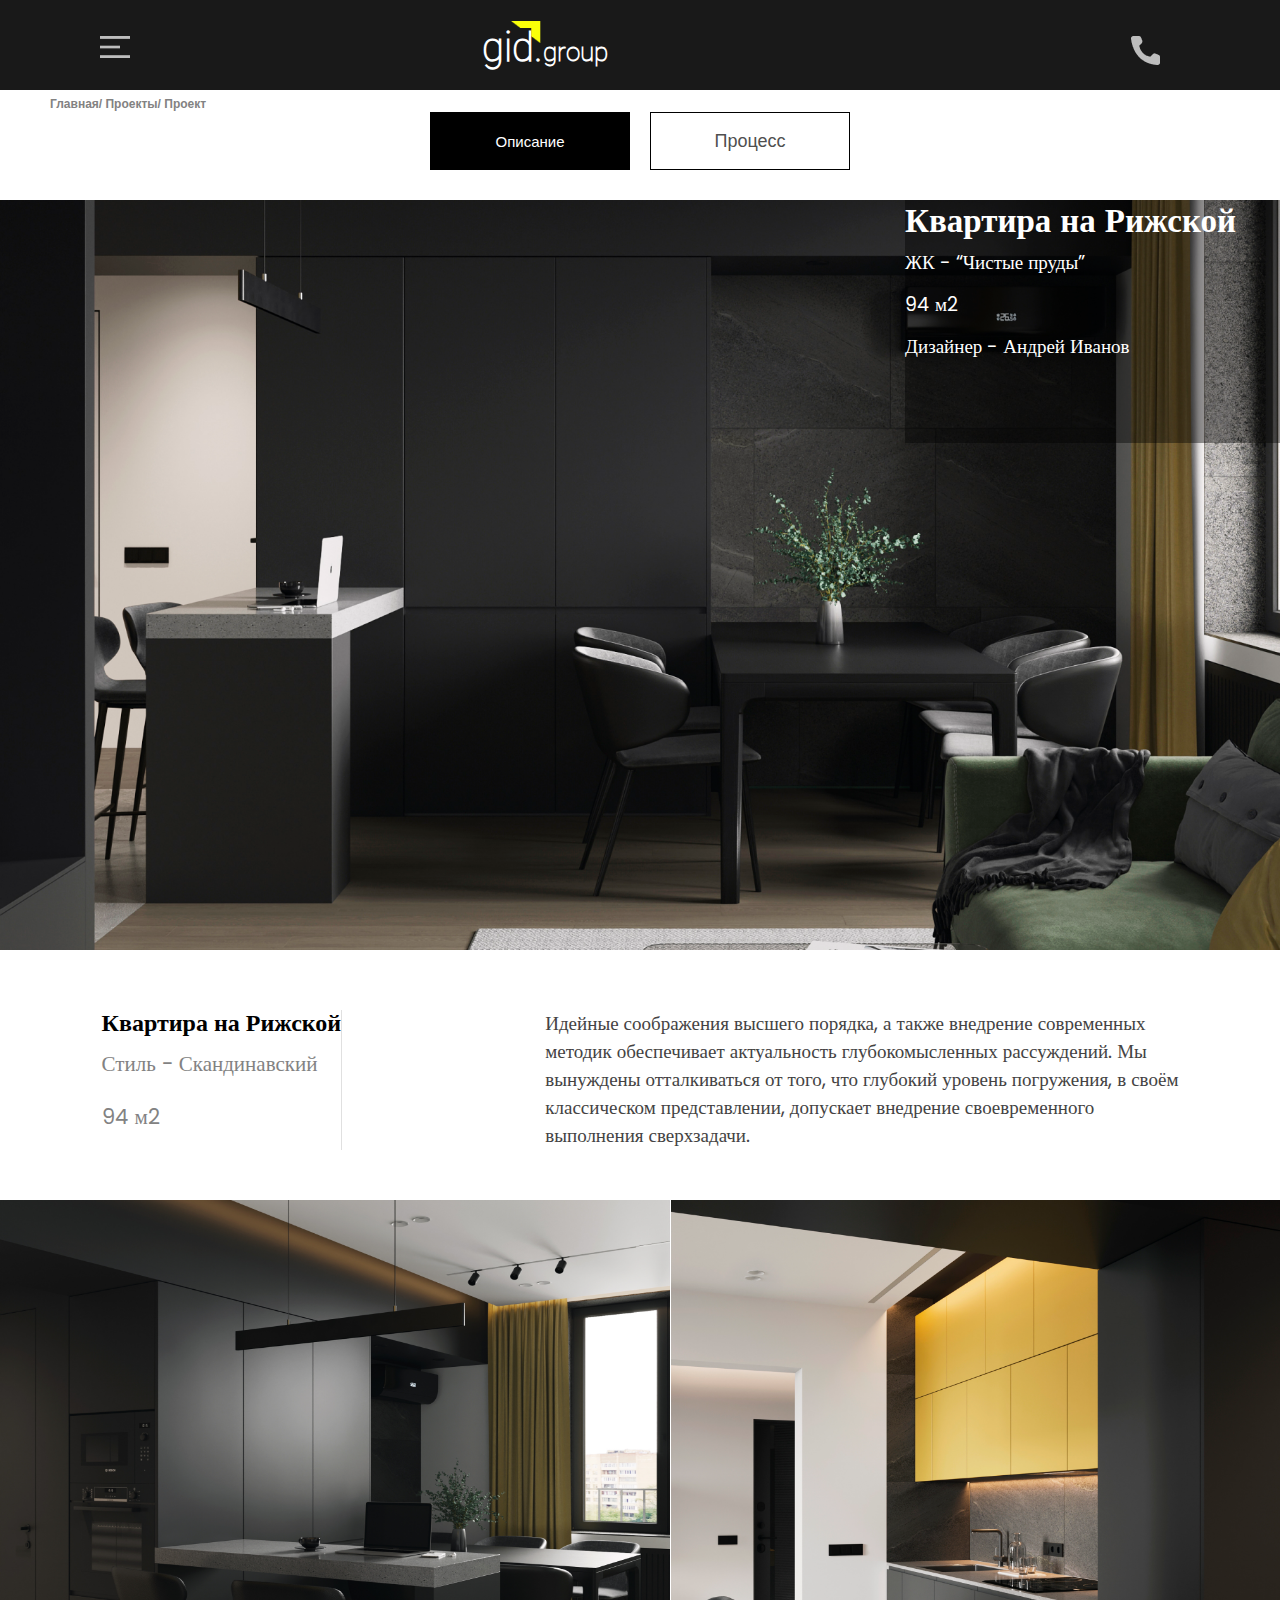
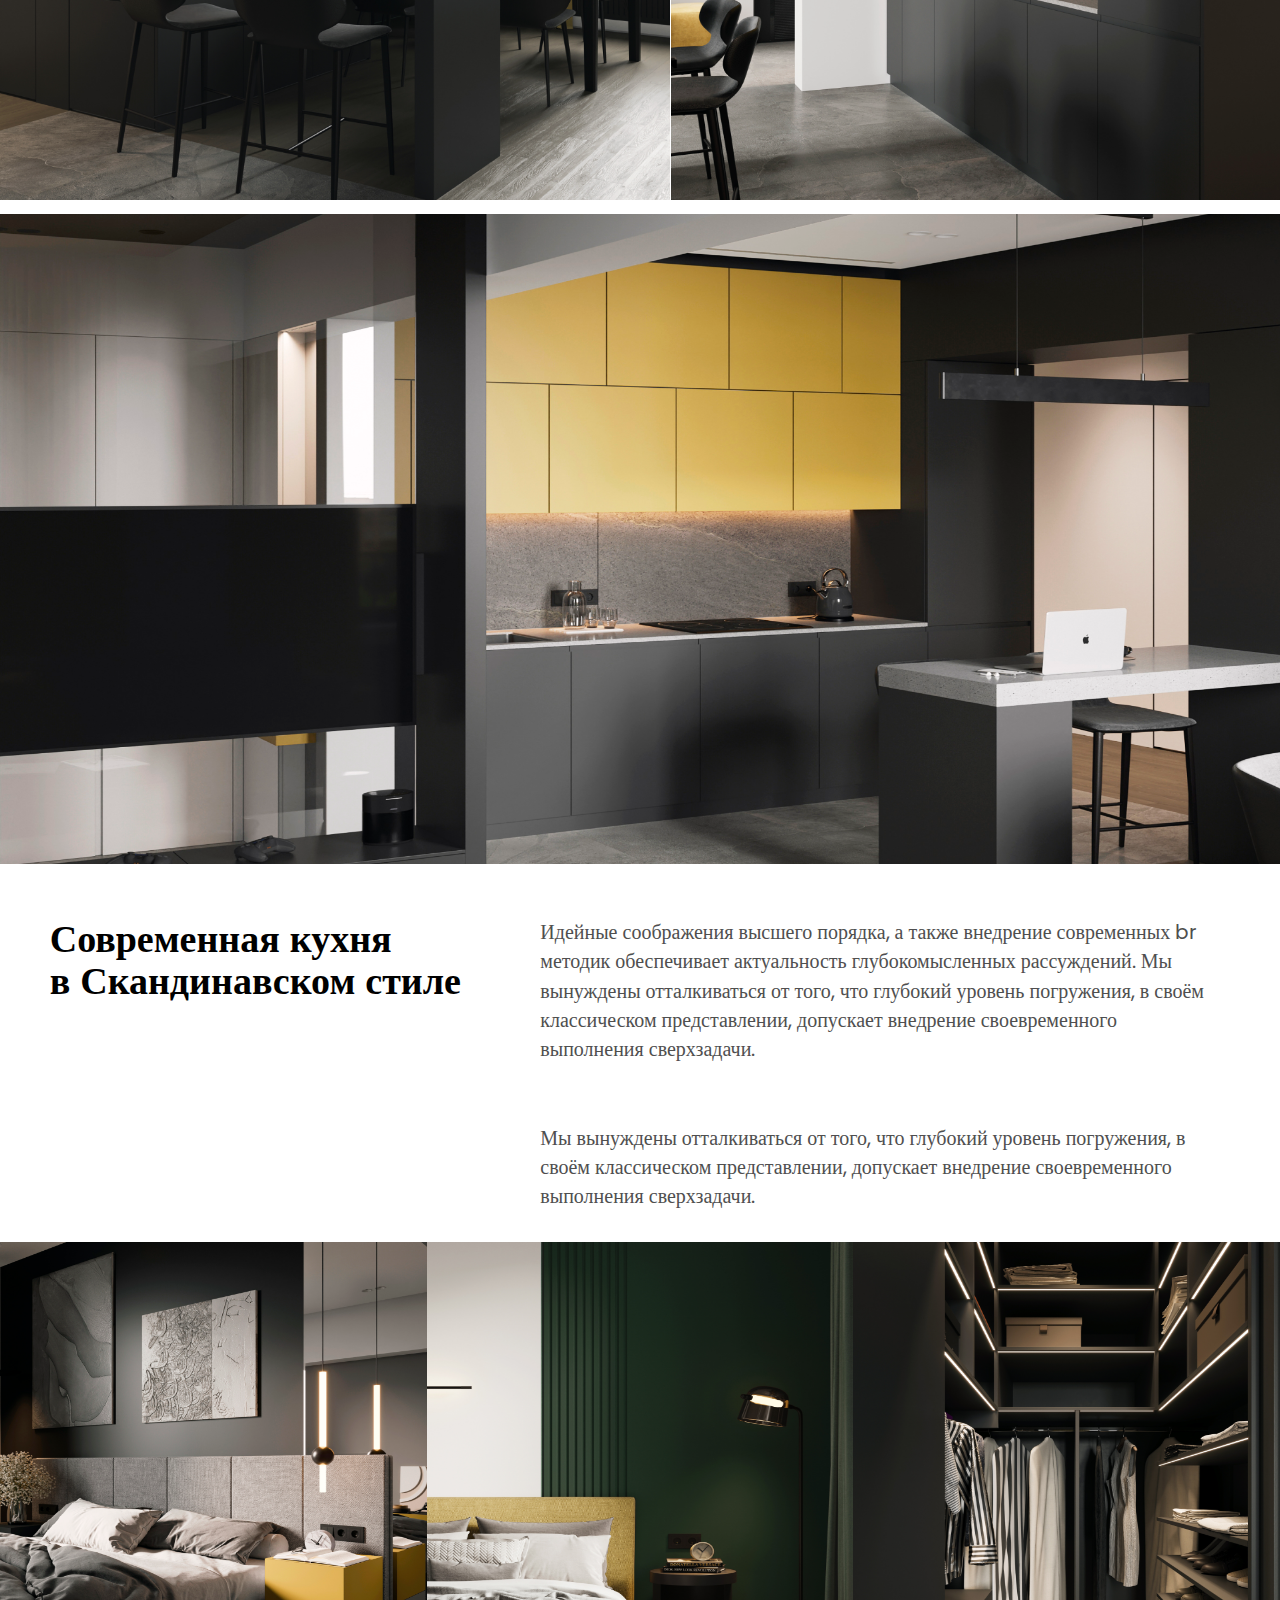
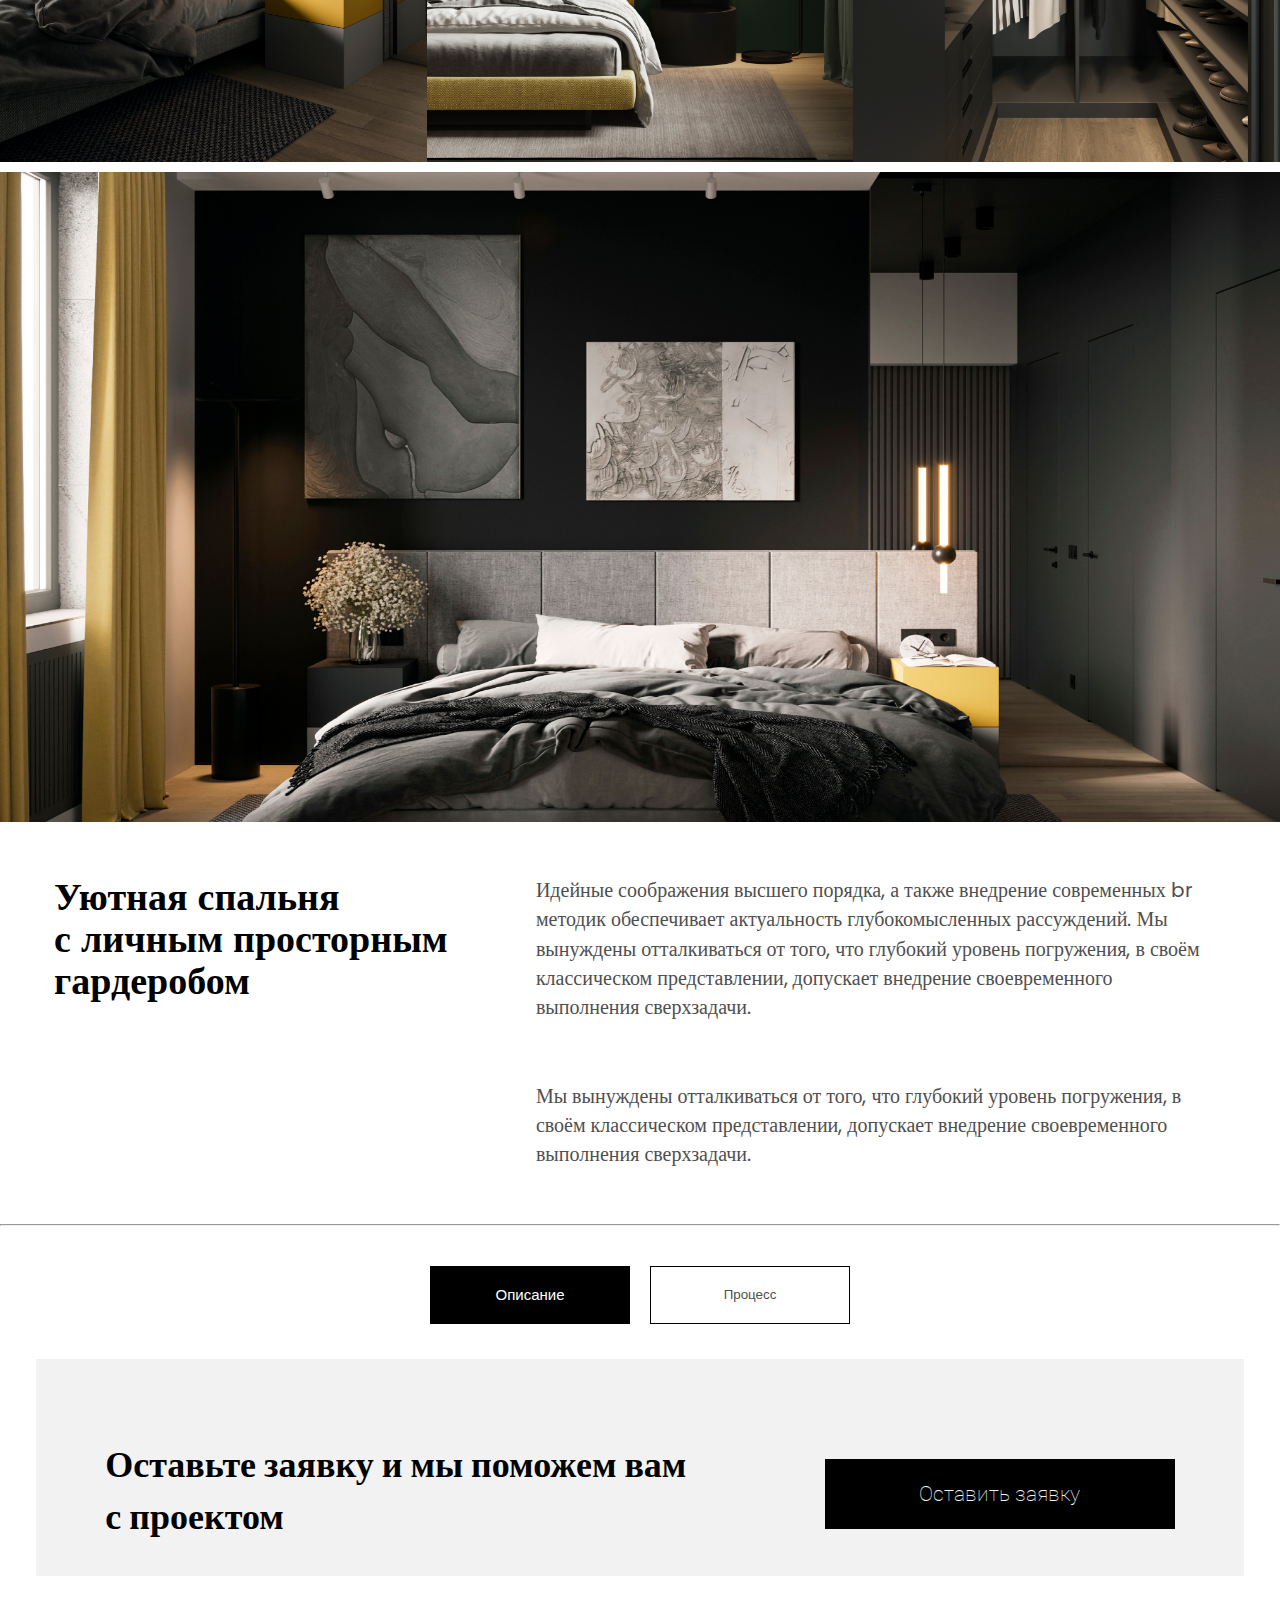
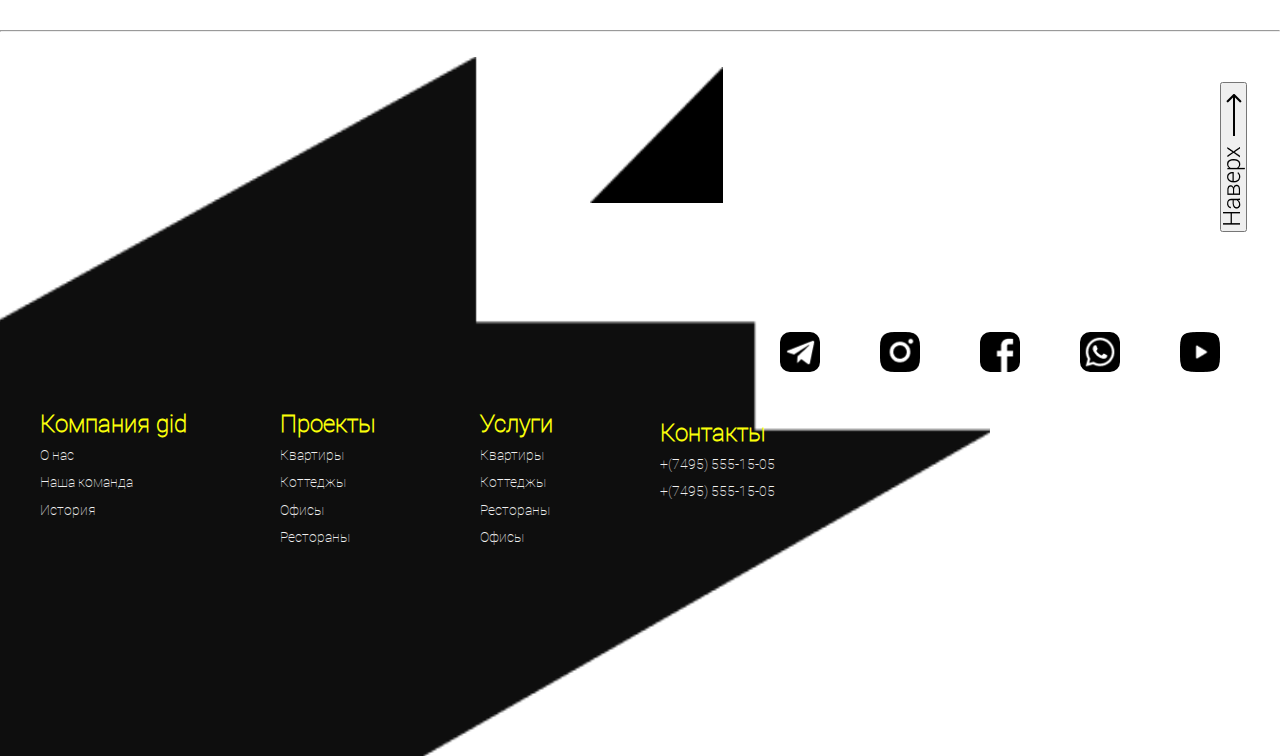
<file: product.html>
<!DOCTYPE html>
<html lang="en">
<head>
  <meta charset="UTF-8">
  <meta http-equiv="X-UA-Compatible" content="IE=edge">
  <meta name="viewport" content="width=device-width, initial-scale=1.0">
  <title>Product Section</title>
  <link rel="stylesheet" href="./product.css">
</head>
<body>
  <div class="mainImage">
    <div class="mainImage__icons">
   <img id="icons" src="./images/iconlines.png" alt="img">
  <div class="mainImage__icons--group">
    <img class="subst" src="./images/Subtract.png" alt="img">
    <h6>gid.<span>group</span></h6>
  </div>
  <img class="telep" src="./images/iconTelephone.png" alt="img">
    </div>
  </div>
  <div class="glav">
    <a href="./index.html">Главная/</a>
    <a href="./proekt.html">Проекты/</a>
    <a href="./product.html">Проект</a>
   </div>
   <div class="btns">
     <div class="btn1">
      <button>Описание</button>
     </div>
     <div class="btn2">
      <button><a href="./progress.html">Процесс</a></button>
     </div>
   </div>
   <div class="background">
    <div class="boxc">
      <h3>Квартира на Рижской</h3>
      <p>ЖК - “Чистые пруды”</p>
      <p>94 м2</p>
      <p>Дизайнер - <span>Андрей Иванов</span></p>
    </div>
   </div>
   <div class="mainInfor">
    <div class="left">
      <h2>Квартира на Рижской</h2>
      <p>Стиль - Скандинавский</p>
      <p>94 м2</p>
    </div>
    <div class="right">
      <p>Идейные соображения высшего порядка, а также внедрение современных
        <br>
        методик обеспечивает актуальность глубокомысленных рассуждений. Мы
        <br>
        вынуждены отталкиваться от того, что глубокий уровень погружения, в своём 
        <br>
        классическом представлении, допускает внедрение своевременного
        <br>
        выполнения сверхзадачи.</p>
    </div>
   </div>

   <div class="grid">
    <div class="gridImg1"><img src="./images/gridimg1.png" alt="img"></div>
    <div class="gridImg2"><img src="./images/gridimg2.png" alt="img"></div>
  </div>
  <div class="gridImg3"><img src="./images/gridimg3.png" alt="img"></div>

  <div class="information">
    <div class="child1">
      <h2>Современная кухня
        <br>
        в Скандинавском стиле</h2>
    </div>
    <div class="child2">
      <p>Идейные соображения высшего порядка, а также внедрение современных
        br
        методик обеспечивает актуальность глубокомысленных рассуждений. Мы
        <br>
        вынуждены отталкиваться от того, что глубокий уровень погружения, в своём 
        <br>
        классическом представлении, допускает внедрение своевременного
        <br>
        выполнения сверхзадачи.
        <br><br> <br>
        Мы вынуждены отталкиваться от того, что глубокий уровень погружения, в 
        <br>
        своём классическом представлении, допускает внедрение своевременного 
        <br>
        выполнения сверхзадачи.</p>
    </div>
  </div>
  <div class="pictures">
    <img src="./images/gridimg4.png" alt="img">
    <img src="./images/gridimg5.png" alt="img">
    <img src="./images/gridimg6.png" alt="img">
  </div>
  <img class="grid7" src="./images/gridimg7.png" alt="img">


  <div class="information">
    <div class="child1">
      <h2>Уютная спальня
        <br>
        с личным просторным
        <br> 
        гардеробом</h2>
    </div>
    <div class="child2">
      <p>Идейные соображения высшего порядка, а также внедрение современных
        br
        методик обеспечивает актуальность глубокомысленных рассуждений. Мы
        <br>
        вынуждены отталкиваться от того, что глубокий уровень погружения, в своём 
        <br>
        классическом представлении, допускает внедрение своевременного
        <br>
        выполнения сверхзадачи.
        <br><br> <br>
        Мы вынуждены отталкиваться от того, что глубокий уровень погружения, в 
        <br>
        своём классическом представлении, допускает внедрение своевременного 
        <br>
        выполнения сверхзадачи.</p>
    </div>
  </div>
  <br><br><br>
  <hr>
  <div class="lastBTN">
    <div class="btns">
      <div class="btn1">
       <button>Описание</button>
      </div>
      <div class="btn2">
       <button>Процесс</button>
      </div>
    </div>
  </div>
  <div class="grayy">
    <p>Оставьте заявку и мы поможем вам
      <br>
      с проектом</p>
      <button>Оставить заявку</button>
   </div>
   <br><br><br>
   <hr>
   <footer>
    <div class="footerSection">
      <div class="startimg">
        <div class="rightside">
          <img src="./images/Rectangle 165.png" alt="img">
        </div>
        <div class="gidCommanda">
          <h5>Компания gid</h5>
            <p>О нас</p>
            <p>Наша команда</p>
            <p>История</p>
          </div>
          <div class="gidCommanda2">
            <h5>Проекты</h5>
            <p>Квартиры</p>
            <p>Коттеджы</p>
            <p>Офисы</p>
            <p>Рестораны</p>
          </div>
          <div class="gidCommanda3">
            <h5>Услуги</h5>
            <p>Квартиры</p>
            <p>Коттеджы</p>
            <p>Рестораны</p>
            <p>Офисы</p>
          </div>
          <div class="gidCommanda4">
            <h5>Контакты</h5>
            <p>+(7495) 555-15-05</p>
            <p>+(7495) 555-15-05</p>
          </div>
      </div>
      <div class="inter">
       <img src="./images/telegramm.png" alt="img">
        <img src="./images/instag.png" alt="img">
        <img src="./images/facee.png" alt="img">
        <img src="./images/phone.png" alt="img">
        <img src="./images/you.png" alt="img">
      </div>
      <button class="height"><img src="./images/Arrow 4.png" alt="img"><img src="./images/Наверх.png" alt="img"></button>
    </div>
  </footer>
</body>
</html>
</file>
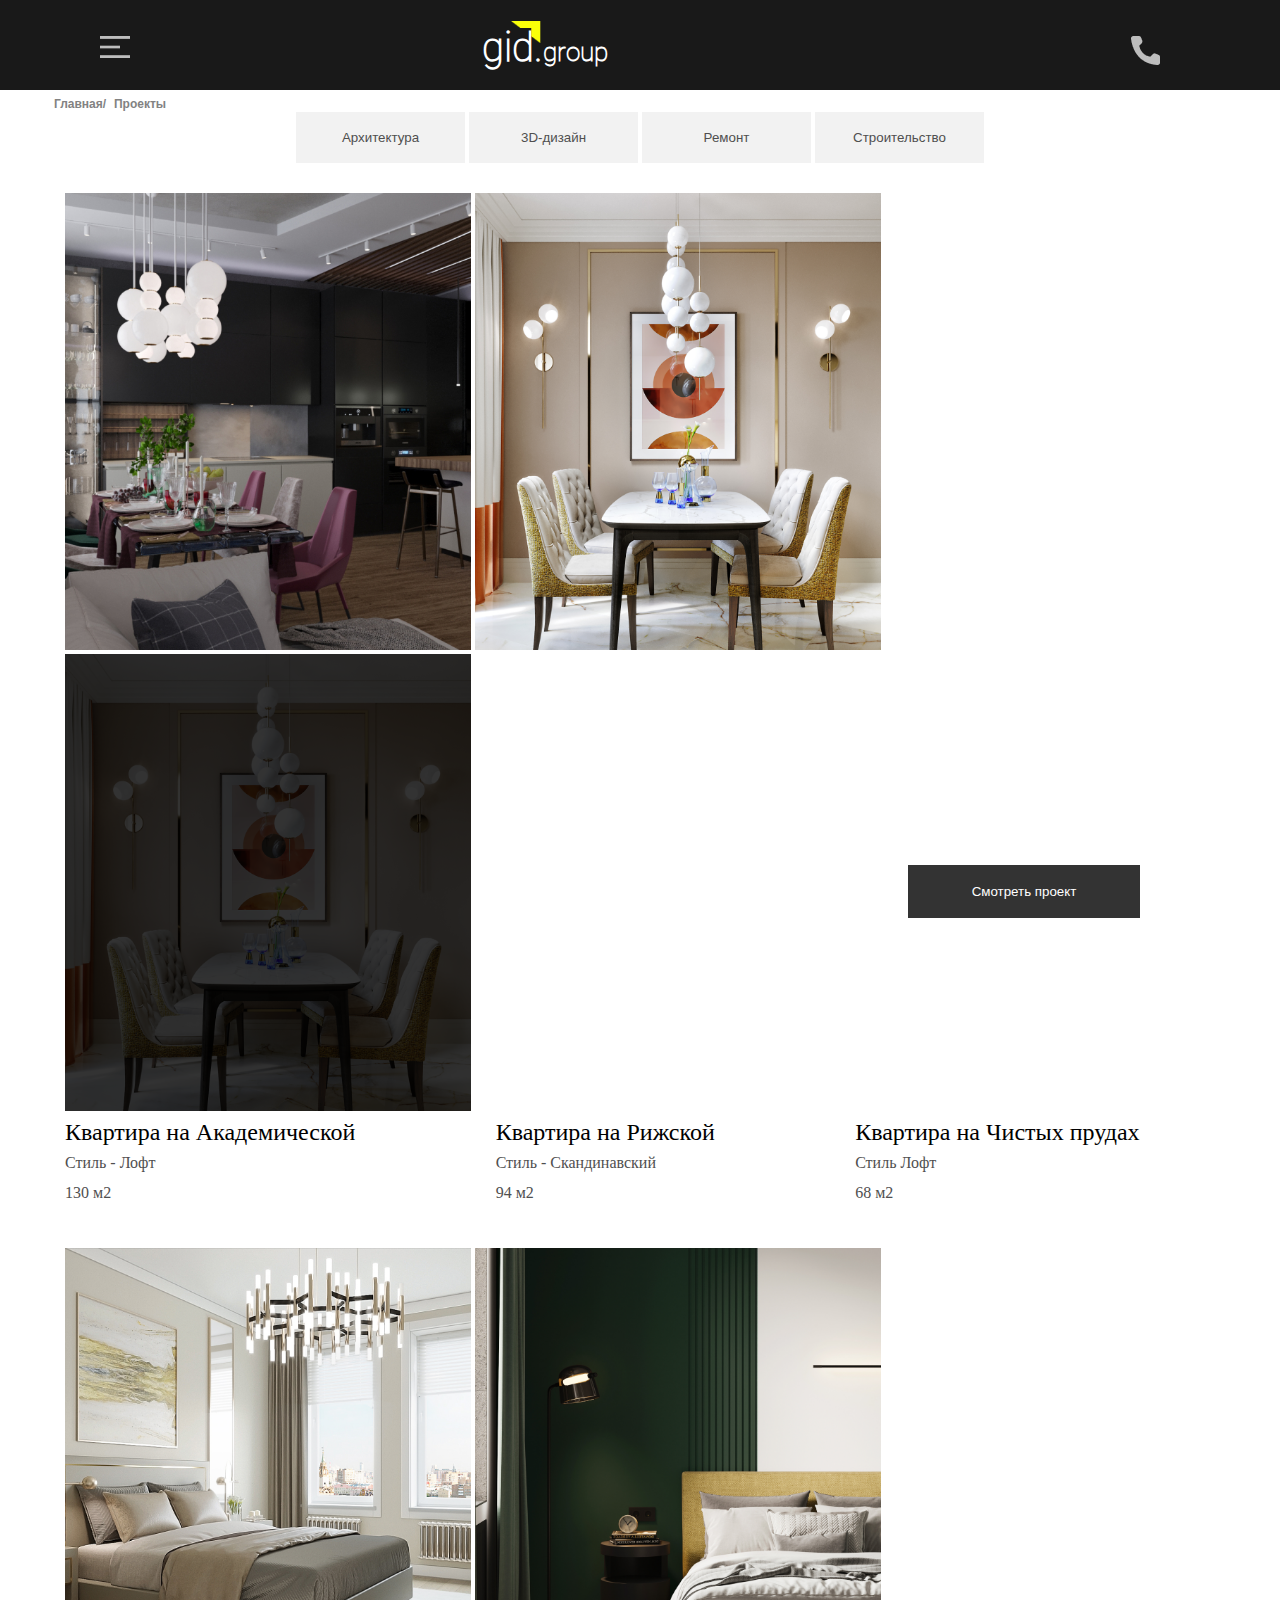
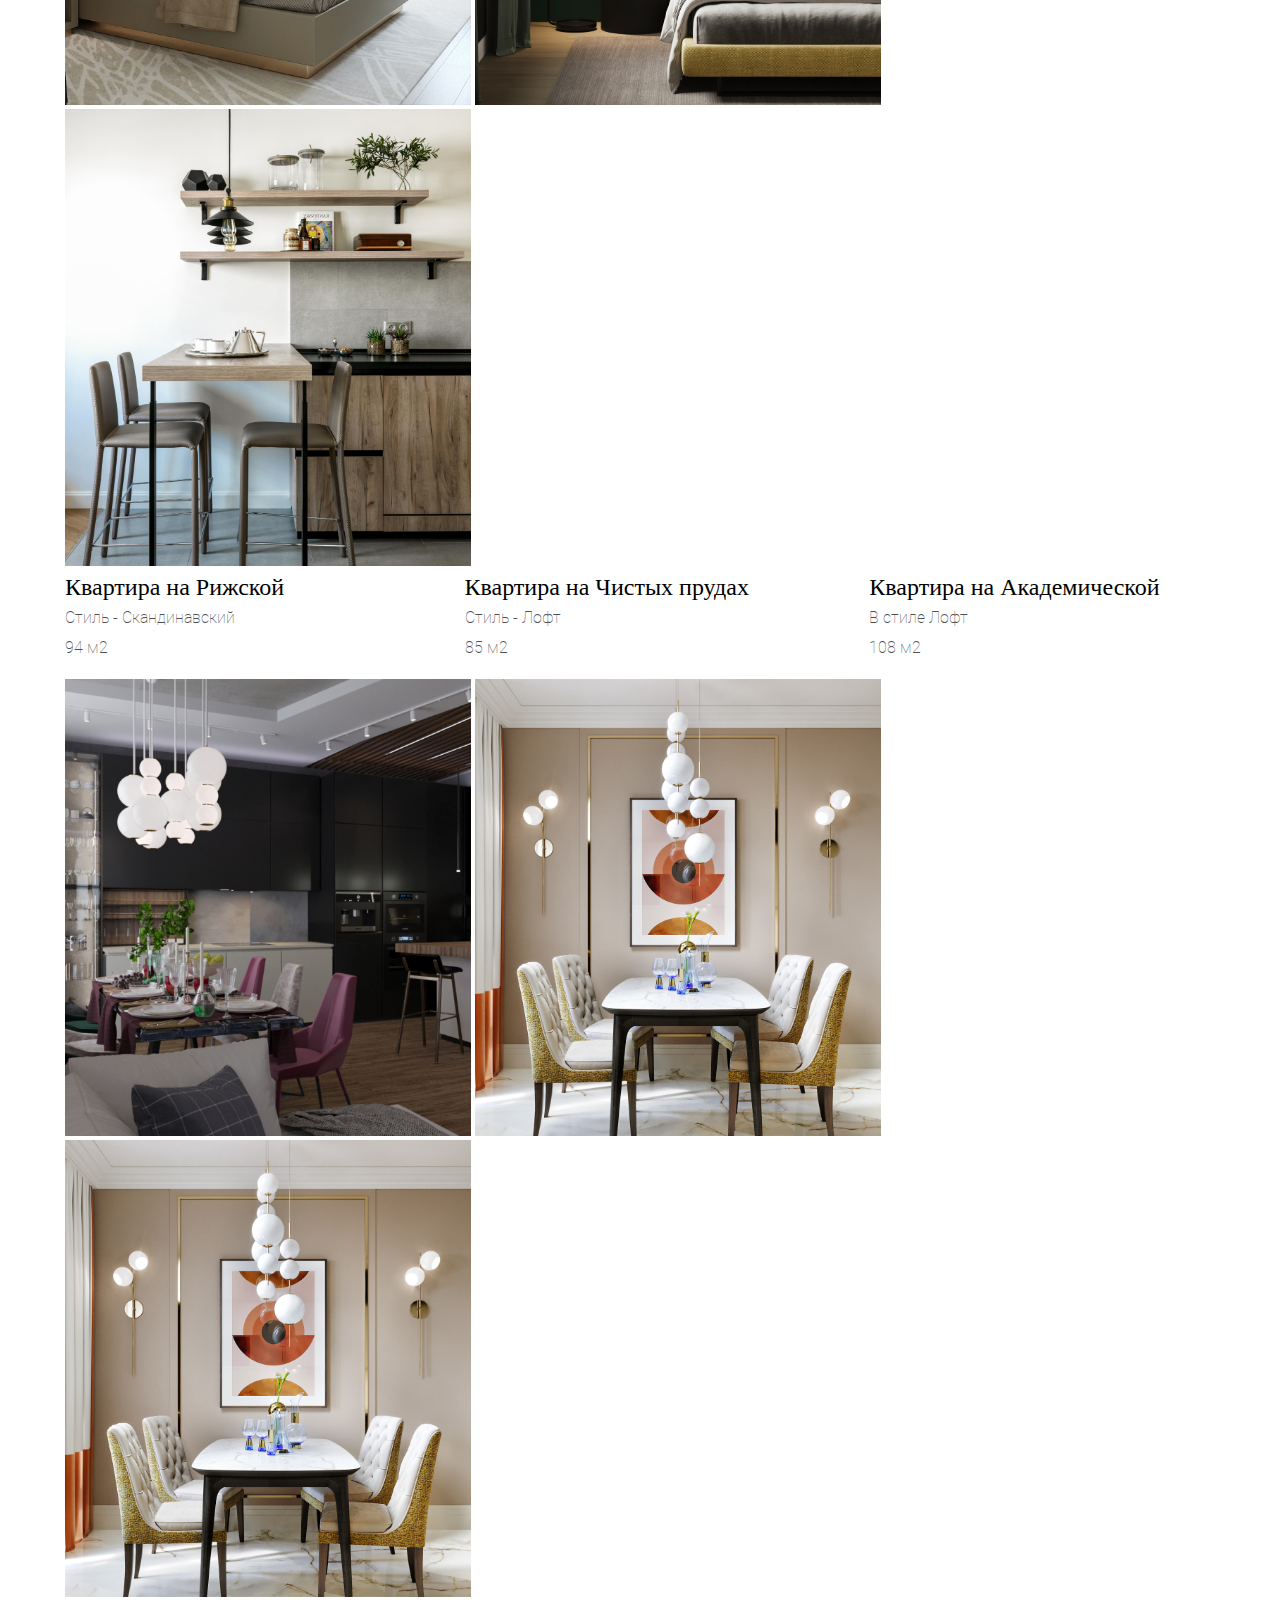
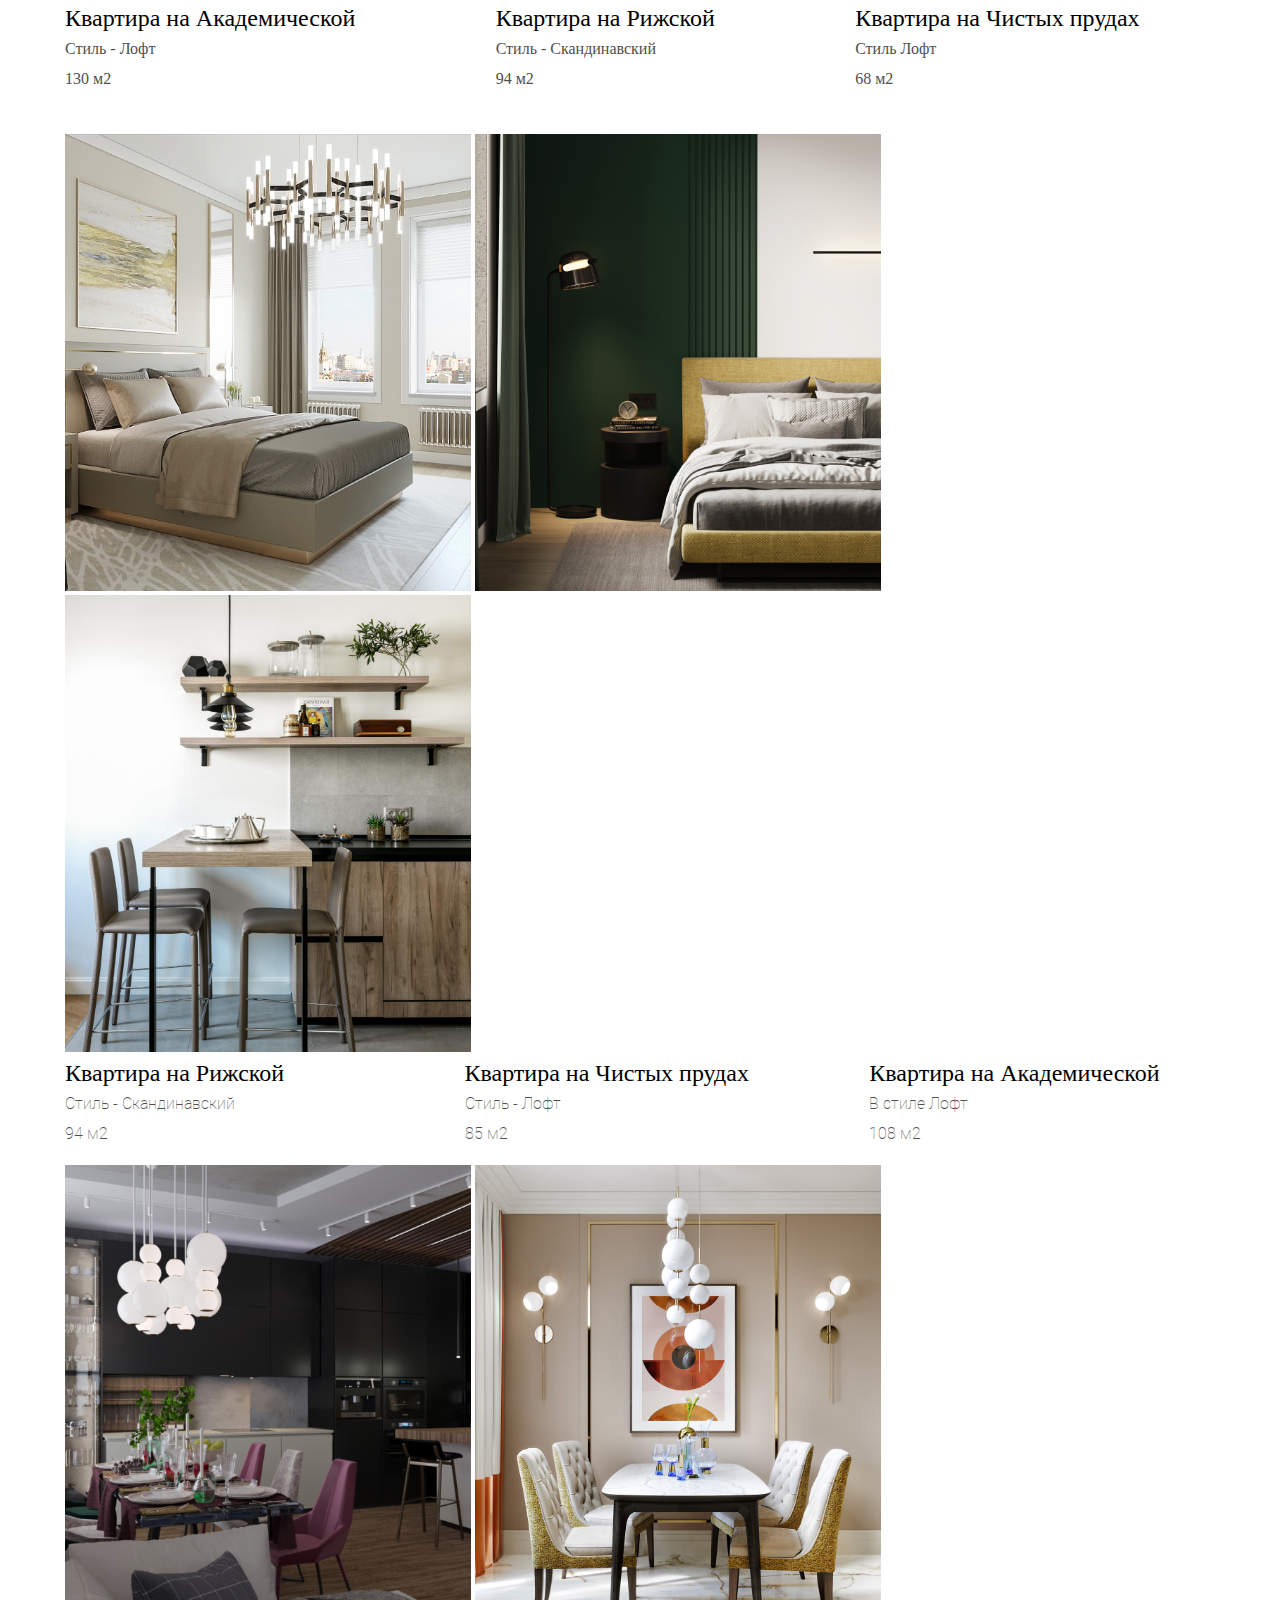
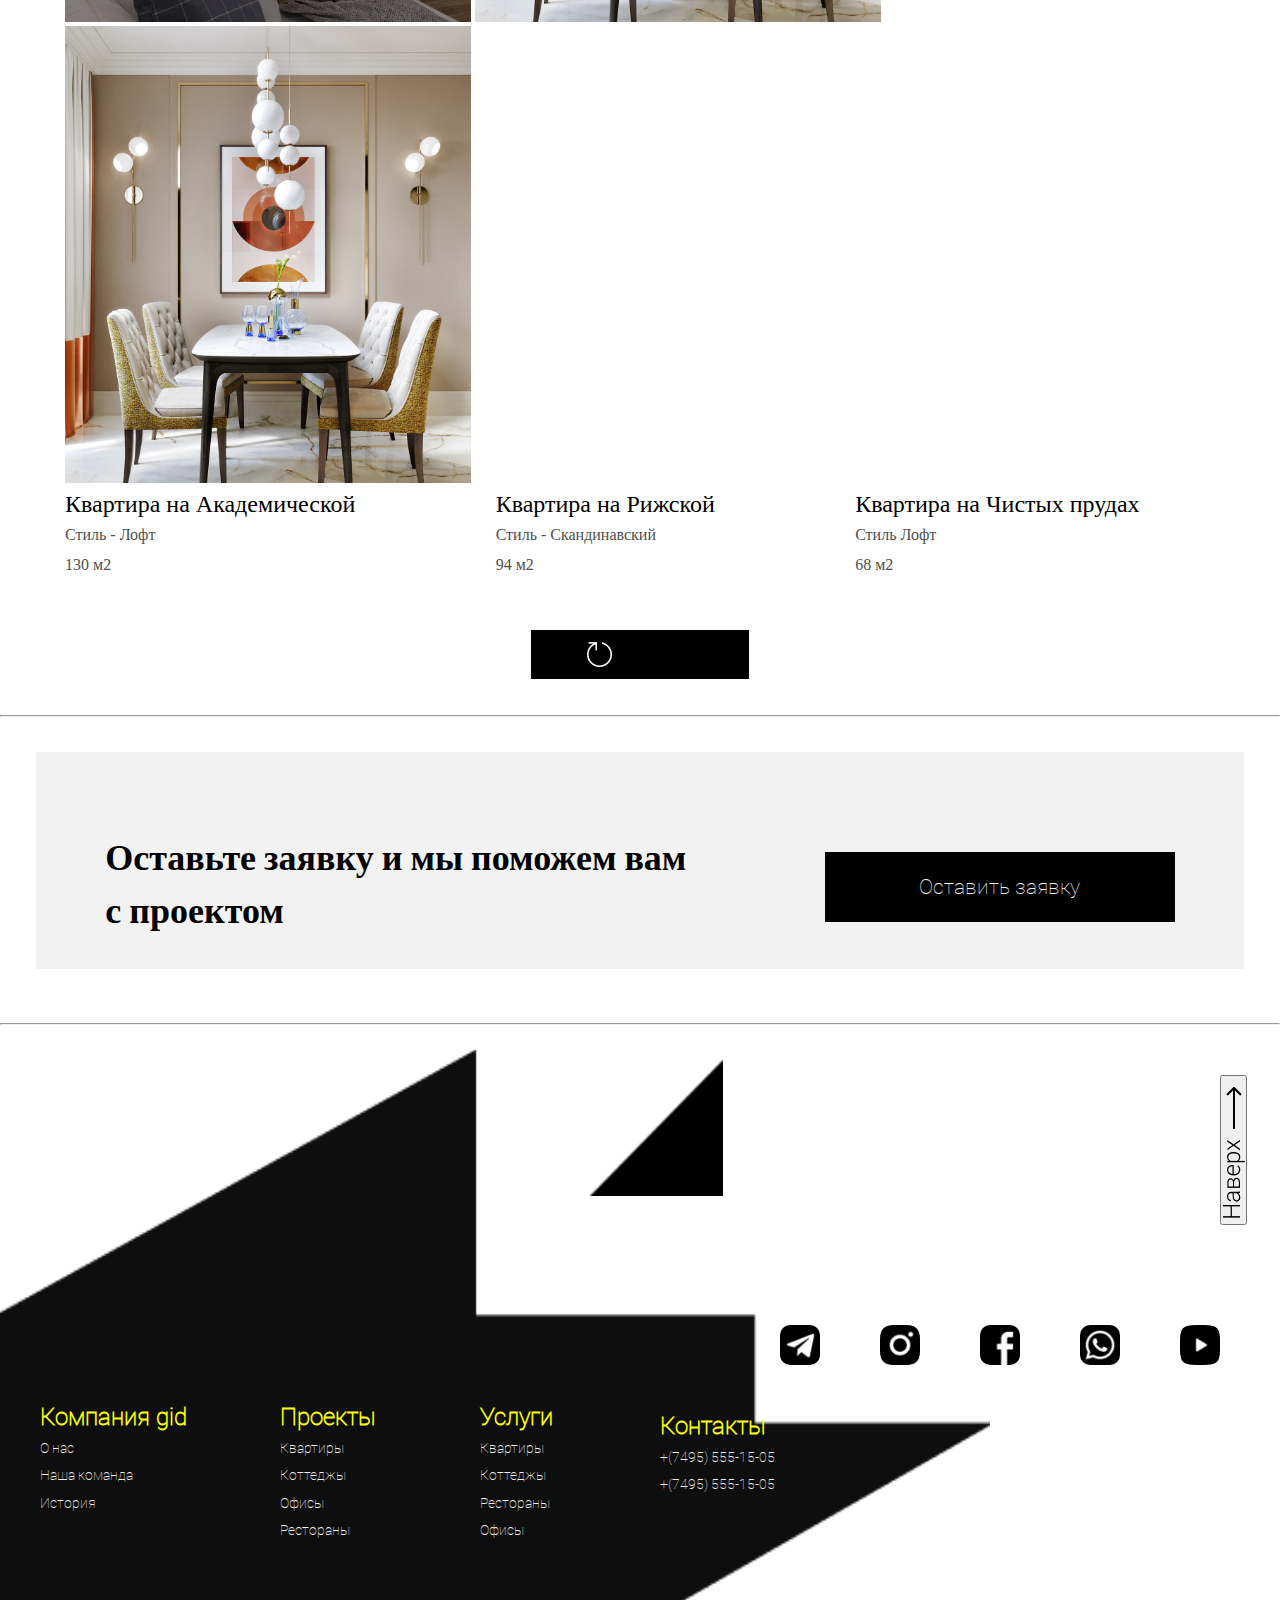
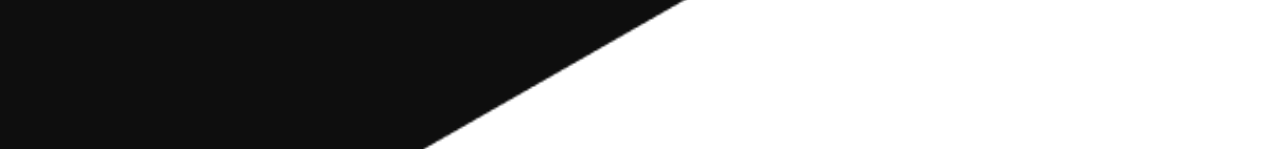
<file: proekt.html>
<!DOCTYPE html>
<html lang="en">
<head>
  <meta charset="UTF-8">
  <meta http-equiv="X-UA-Compatible" content="IE=edge">
  <meta name="viewport" content="width=device-width, initial-scale=1.0">
  <title>Proekt Section</title>
  <link rel="stylesheet" href="./proekt.css">
</head>
<body>
  <div class="mainImage">
    <div class="mainImage__icons">
   <img id="icons" src="./images/iconlines.png" alt="img">
  <div class="mainImage__icons--group">
    <img class="subst" src="./images/Subtract.png" alt="img">
    <h6>gid.<span>group</span></h6>
  </div>
  <img class="telep" src="./images/iconTelephone.png" alt="img">
    </div>
  </div>
 <div class="glav">
  <a href="./index.html">Главная/</a>
  <a href="./product.html">Проекты</a>
 </div>
 <div class="btns">
  <button type="button">Архитектура</button>
  <button type="button">3D-дизайн</button>
  <button class="sariq" type="button">Ремонт</button>
  <button type="button">Строительство</button>
 </div>
 <div class="mainSections">
  <div class="filters">
    <img src="./images/img1.png" alt="img">
    <img src="./images/img2.png" alt="img">
    <img class="second" src="./images/img2.png" alt="img">
    <button>Смотреть проект</button>
    <div class="texts">
     <div class="text1">
      <h5>Квартира на Академической</h5>
      <p>Стиль - Лофт</p>
      <p>130 м2</p>
     </div>
     <div class="text2">
      <h5>Квартира на Рижской</h5>
      <p>Стиль - Скандинавский</p>
      <p>94 м2</p>
     </div>
     <div class="text3">
      <h5>Квартира на Чистых прудах</h5>
      <p>Стиль  Лофт</p>
      <p>68 м2</p>
     </div>
    </div>
  </div>
  <div class="picturee">
    <img src="./images/img4.png" alt="img">
    <img src="./images/img5.png" alt="img">
    <img src="./images/img6.png" alt="img">
    <div class="sutruct">
      <div class="text4">
        <h5>Квартира на Рижской</h5>
        <p>Стиль - Скандинавский</p>
        <p>94 м2</p>
      </div>
      <div class="text5">
        <h5>Квартира на Чистых прудах</h5>
        <p>Стиль - Лофт</p>
        <p>85 м2</p>
      </div>
      <div class="text6">
        <h5>Квартира на Академической</h5>
        <p>В стиле Лофт</p>
        <p>108 м2</p>
      </div>
    </div>
  </div>
  <div class="filters">
    <img src="./images/img1.png" alt="img">
    <img src="./images/img2.png" alt="img">
    <img src="./images/img2.png" alt="img">
    <div class="texts">
     <div class="text1">
      <h5>Квартира на Академической</h5>
      <p>Стиль - Лофт</p>
      <p>130 м2</p>
     </div>
     <div class="text2">
      <h5>Квартира на Рижской</h5>
      <p>Стиль - Скандинавский</p>
      <p>94 м2</p>
     </div>
     <div class="text3">
      <h5>Квартира на Чистых прудах</h5>
      <p>Стиль  Лофт</p>
      <p>68 м2</p>
     </div>
    </div>
  </div>
  <div class="picturee">
    <img src="./images/img4.png" alt="img">
    <img src="./images/img5.png" alt="img">
    <img src="./images/img6.png" alt="img">
    <div class="sutruct">
      <div class="text4">
        <h5>Квартира на Рижской</h5>
        <p>Стиль - Скандинавский</p>
        <p>94 м2</p>
      </div>
      <div class="text5">
        <h5>Квартира на Чистых прудах</h5>
        <p>Стиль - Лофт</p>
        <p>85 м2</p>
      </div>
      <div class="text6">
        <h5>Квартира на Академической</h5>
        <p>В стиле Лофт</p>
        <p>108 м2</p>
      </div>
    </div>
  </div>
  <div class="filters">
    <img src="./images/img1.png" alt="img">
    <img src="./images/img2.png" alt="img">
    <img  src="./images/img2.png" alt="img">
    <div class="texts">
     <div class="text1">
      <h5>Квартира на Академической</h5>
      <p>Стиль - Лофт</p>
      <p>130 м2</p>
     </div>
     <div class="text2">
      <h5>Квартира на Рижской</h5>
      <p>Стиль - Скандинавский</p>
      <p>94 м2</p>
     </div>
     <div class="text3">
      <h5>Квартира на Чистых прудах</h5>
      <p>Стиль  Лофт</p>
      <p>68 м2</p>
     </div>
    </div>
  </div>
 </div>
 <button class="vector"><img src="./images/Vector.png" alt="img">Еще проекты</button>
 <br><br>
 <hr>

 <div class="grayy">
  <p>Оставьте заявку и мы поможем вам
    <br>
    с проектом</p>
    <button>Оставить заявку</button>
 </div>
 <br><br><br>
 <hr>
 <footer>
  <div class="footerSection">
    <div class="startimg">
      <div class="rightside">
        <img src="./images/Rectangle 165.png" alt="img">
      </div>
      <div class="gidCommanda">
        <h5>Компания gid</h5>
          <p>О нас</p>
          <p>Наша команда</p>
          <p>История</p>
        </div>
        <div class="gidCommanda2">
          <h5>Проекты</h5>
          <p>Квартиры</p>
          <p>Коттеджы</p>
          <p>Офисы</p>
          <p>Рестораны</p>
        </div>
        <div class="gidCommanda3">
          <h5>Услуги</h5>
          <p>Квартиры</p>
          <p>Коттеджы</p>
          <p>Рестораны</p>
          <p>Офисы</p>
        </div>
        <div class="gidCommanda4">
          <h5>Контакты</h5>
          <p>+(7495) 555-15-05</p>
          <p>+(7495) 555-15-05</p>
        </div>
    </div>
    <div class="inter">
     <img src="./images/telegramm.png" alt="img">
      <img src="./images/instag.png" alt="img">
      <img src="./images/facee.png" alt="img">
      <img src="./images/phone.png" alt="img">
      <img src="./images/you.png" alt="img">
    </div>
    <button class="height"><img src="./images/Arrow 4.png" alt="img"><img src="./images/Наверх.png" alt="img"></button>
  </div>
</footer>
</body>
</html>
</file>
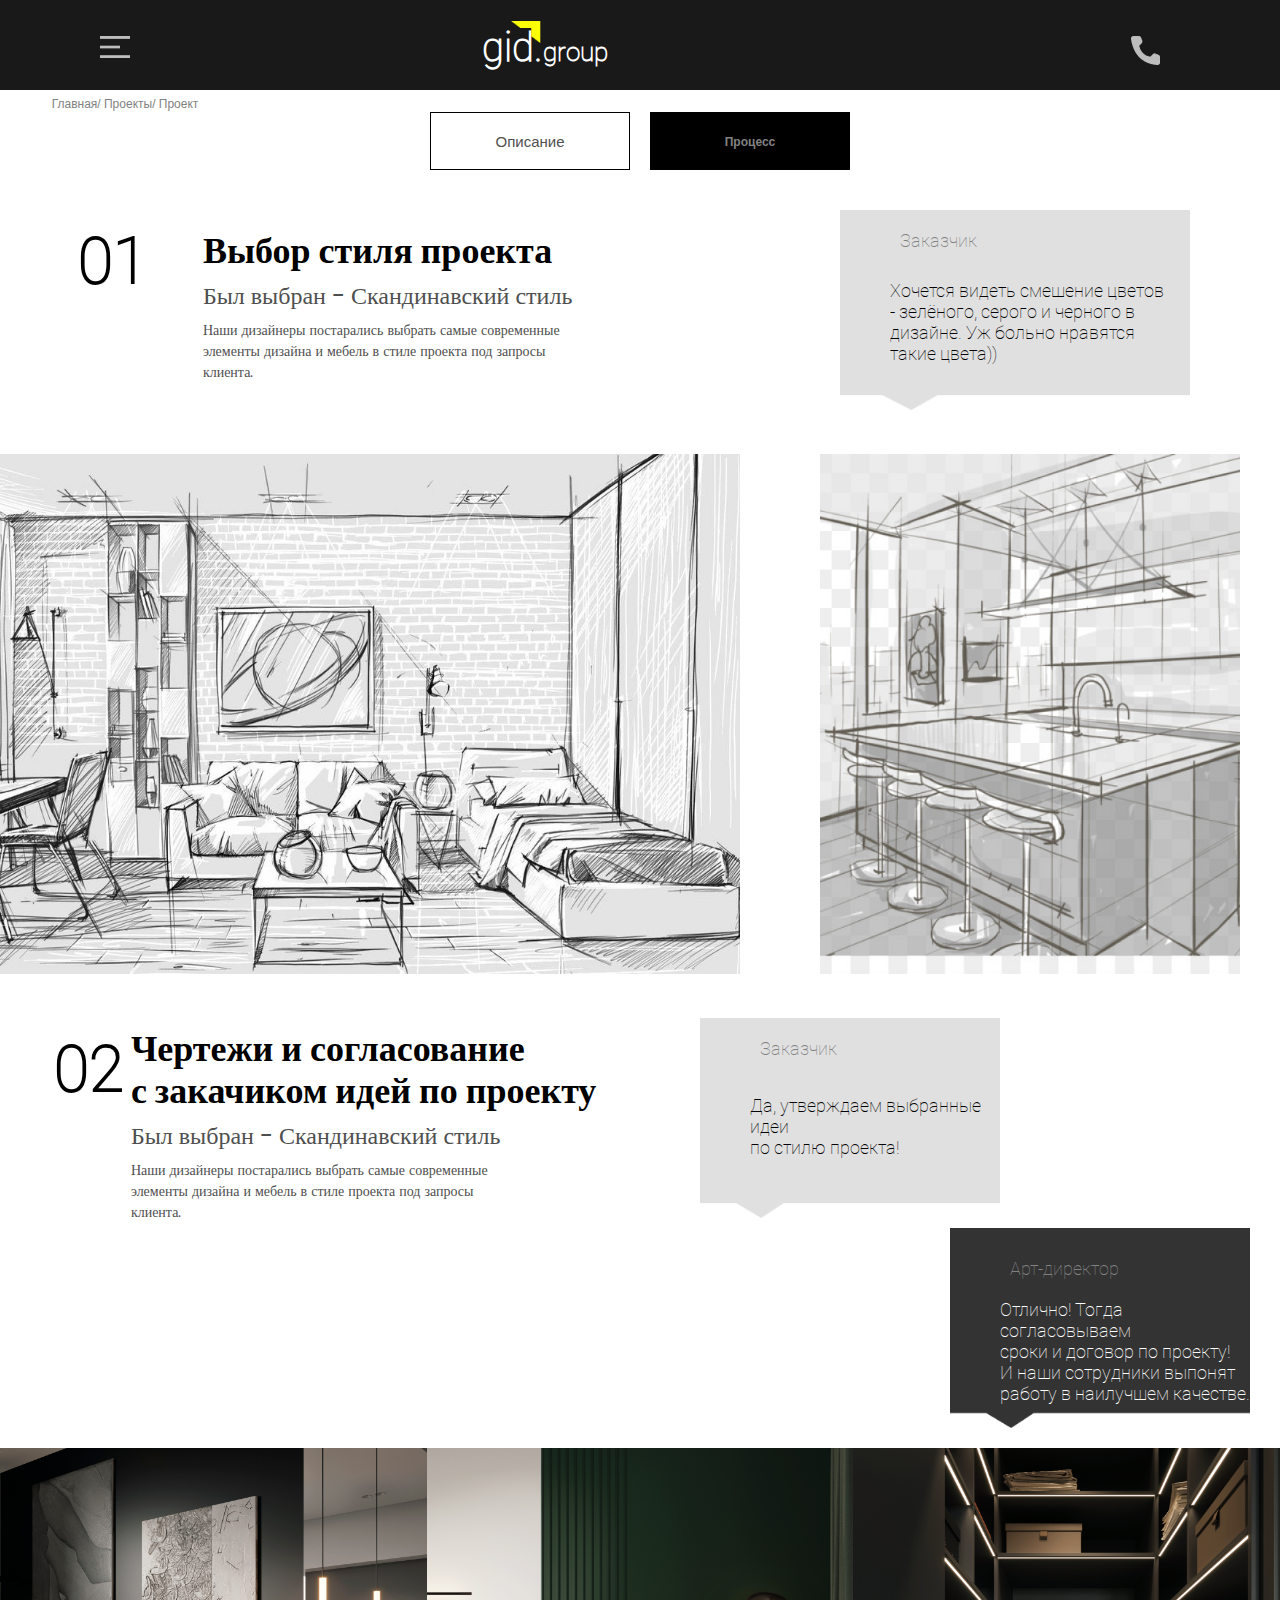
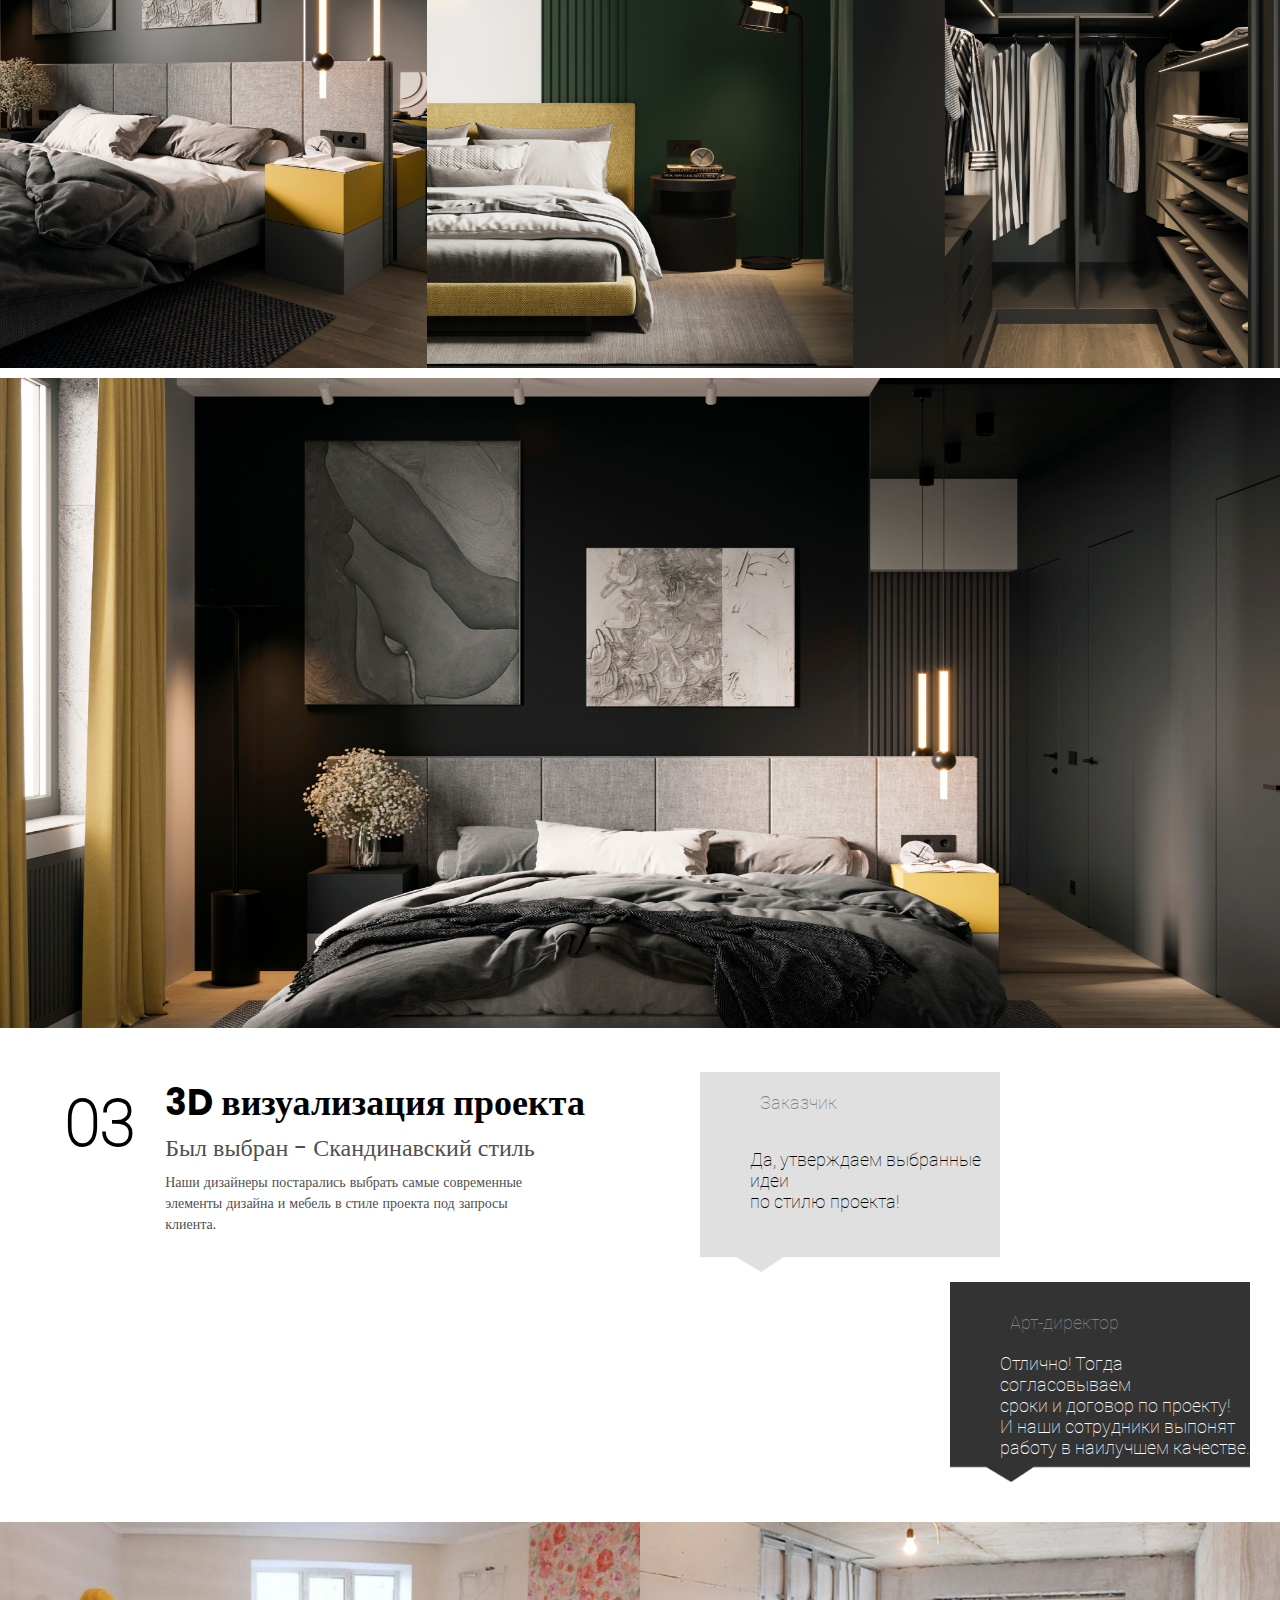
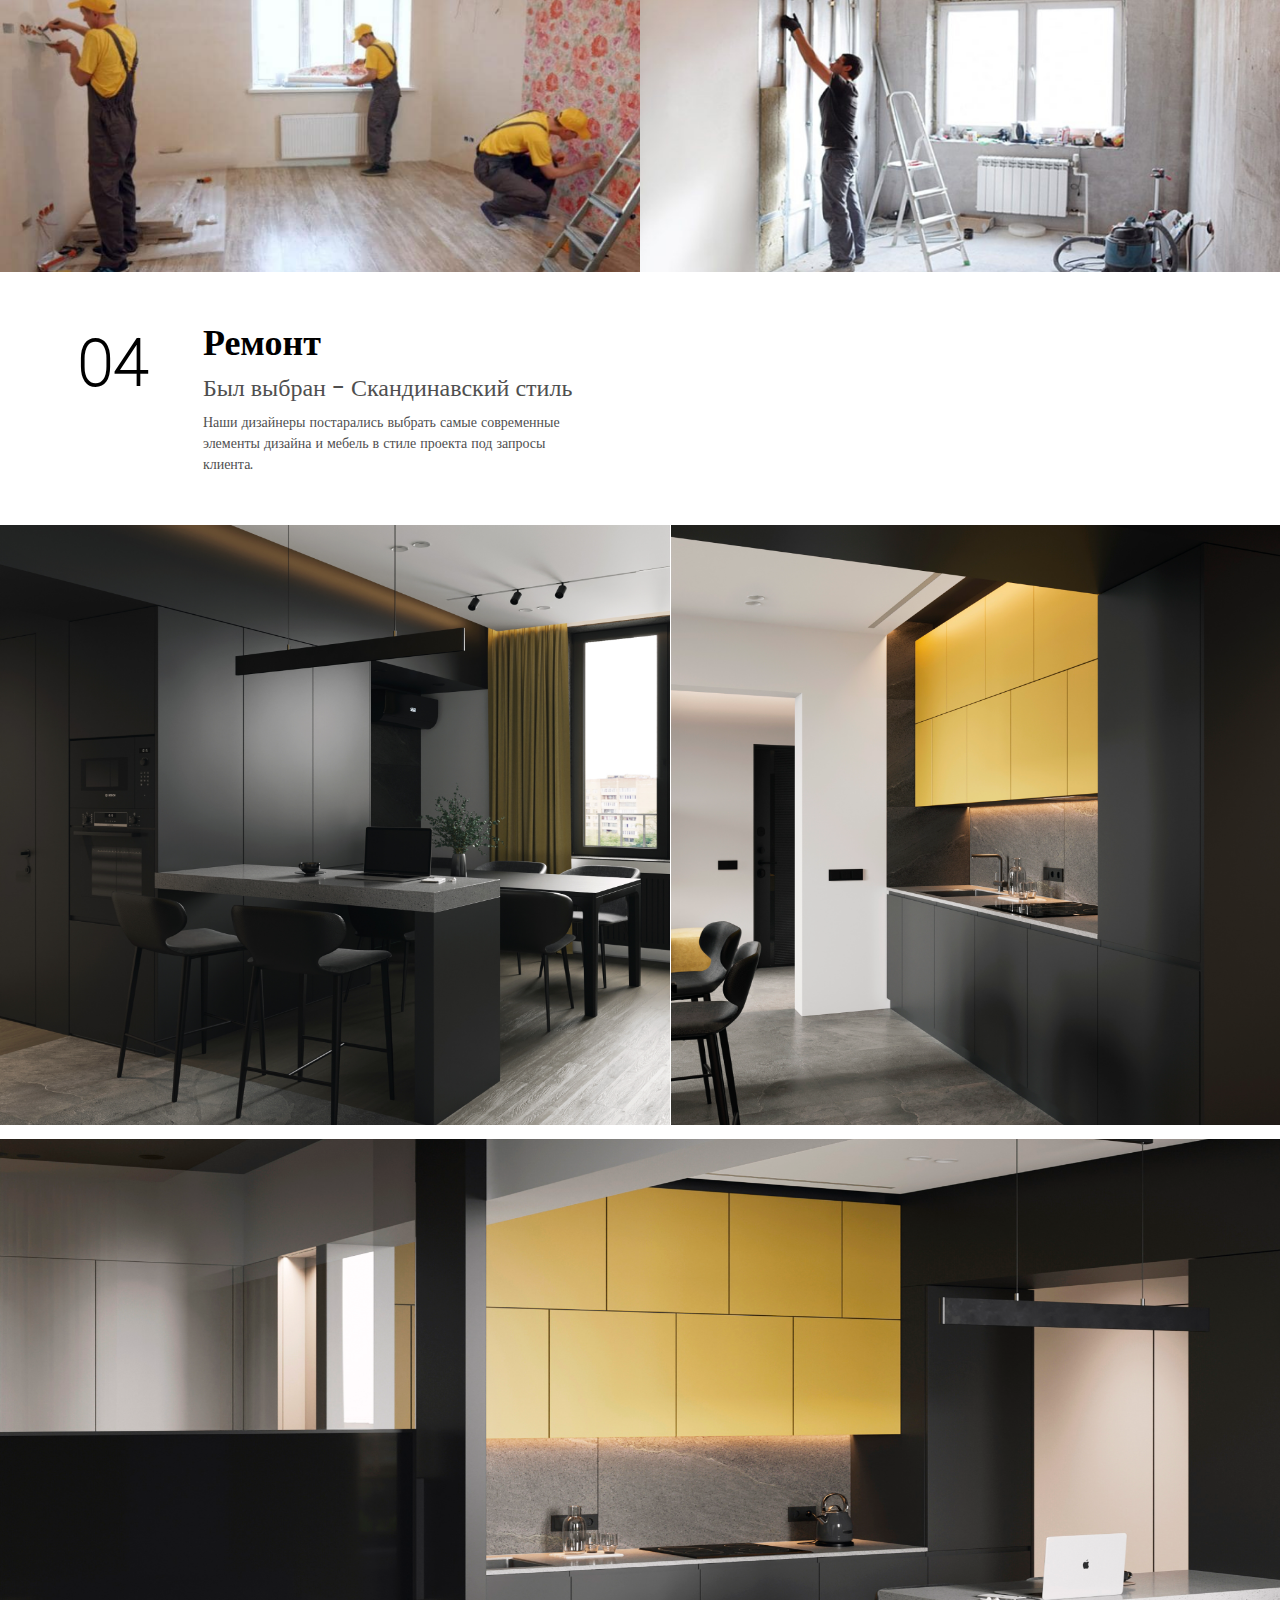
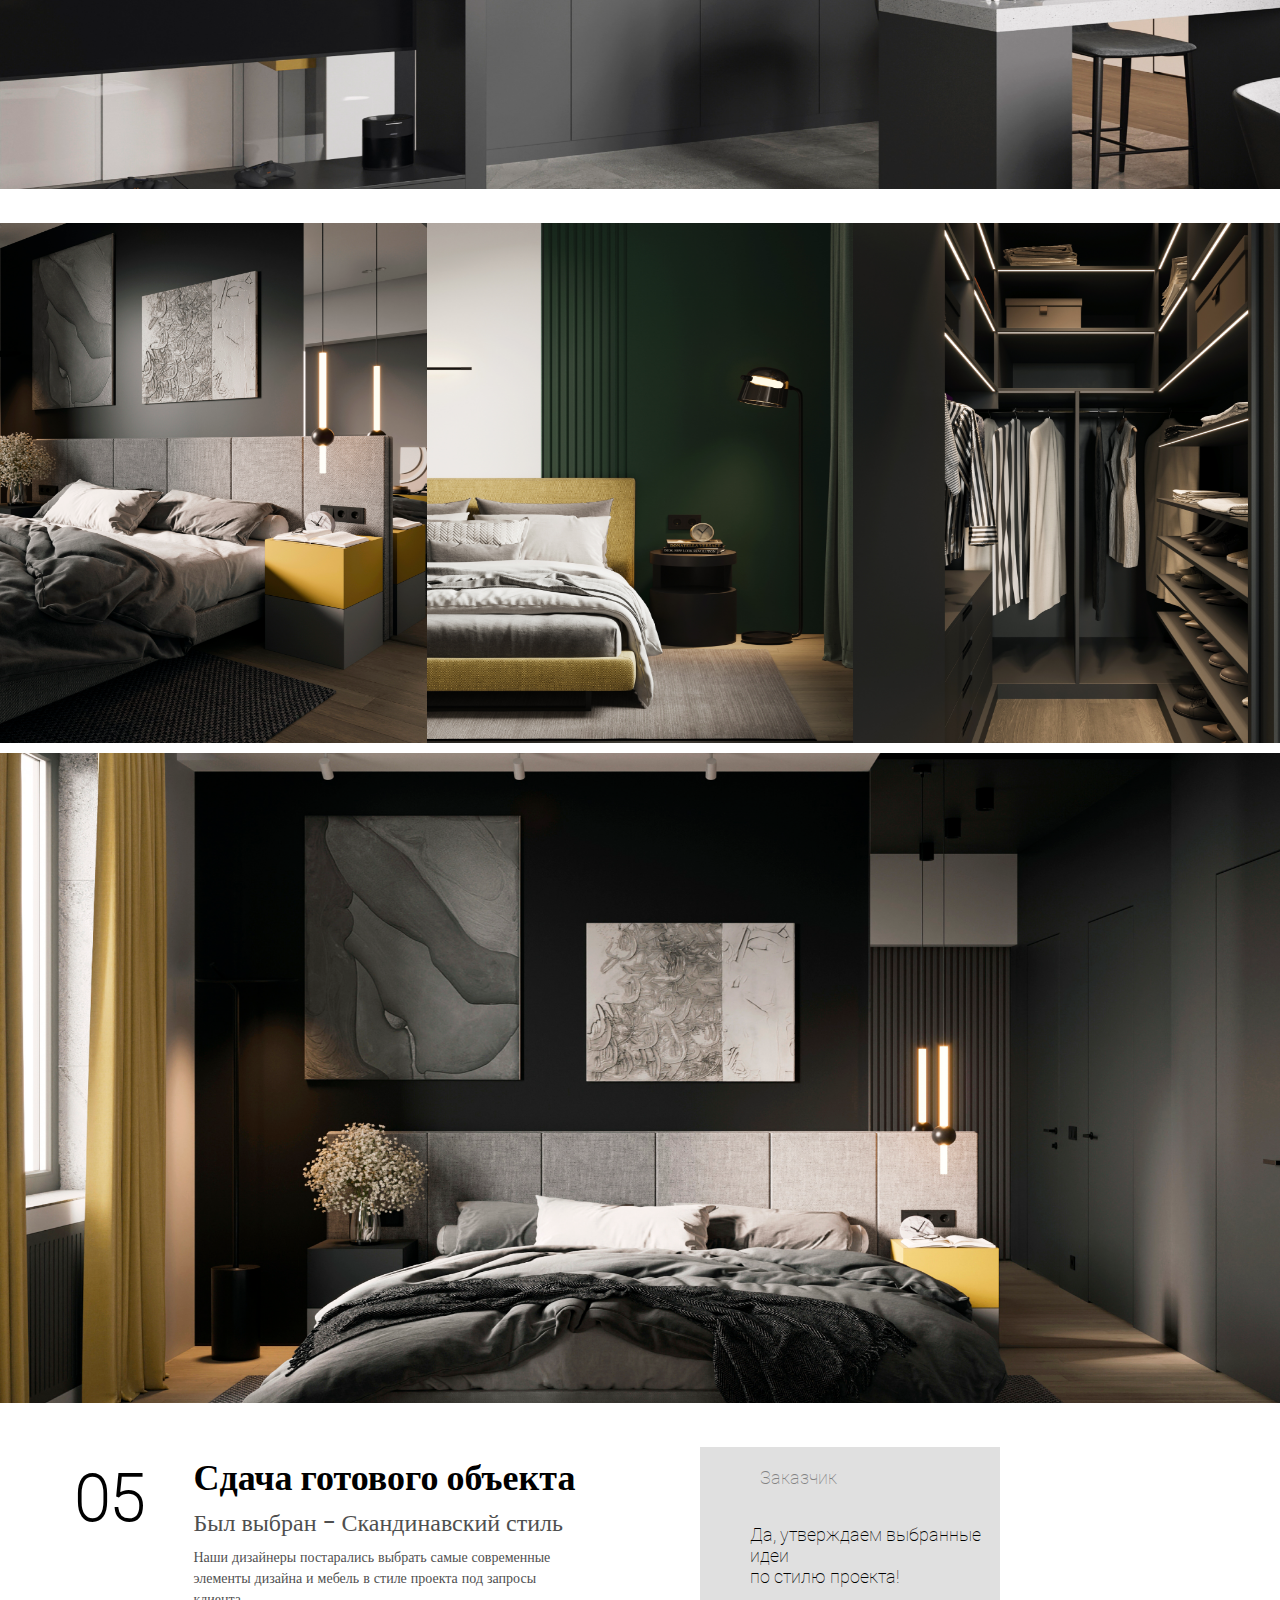
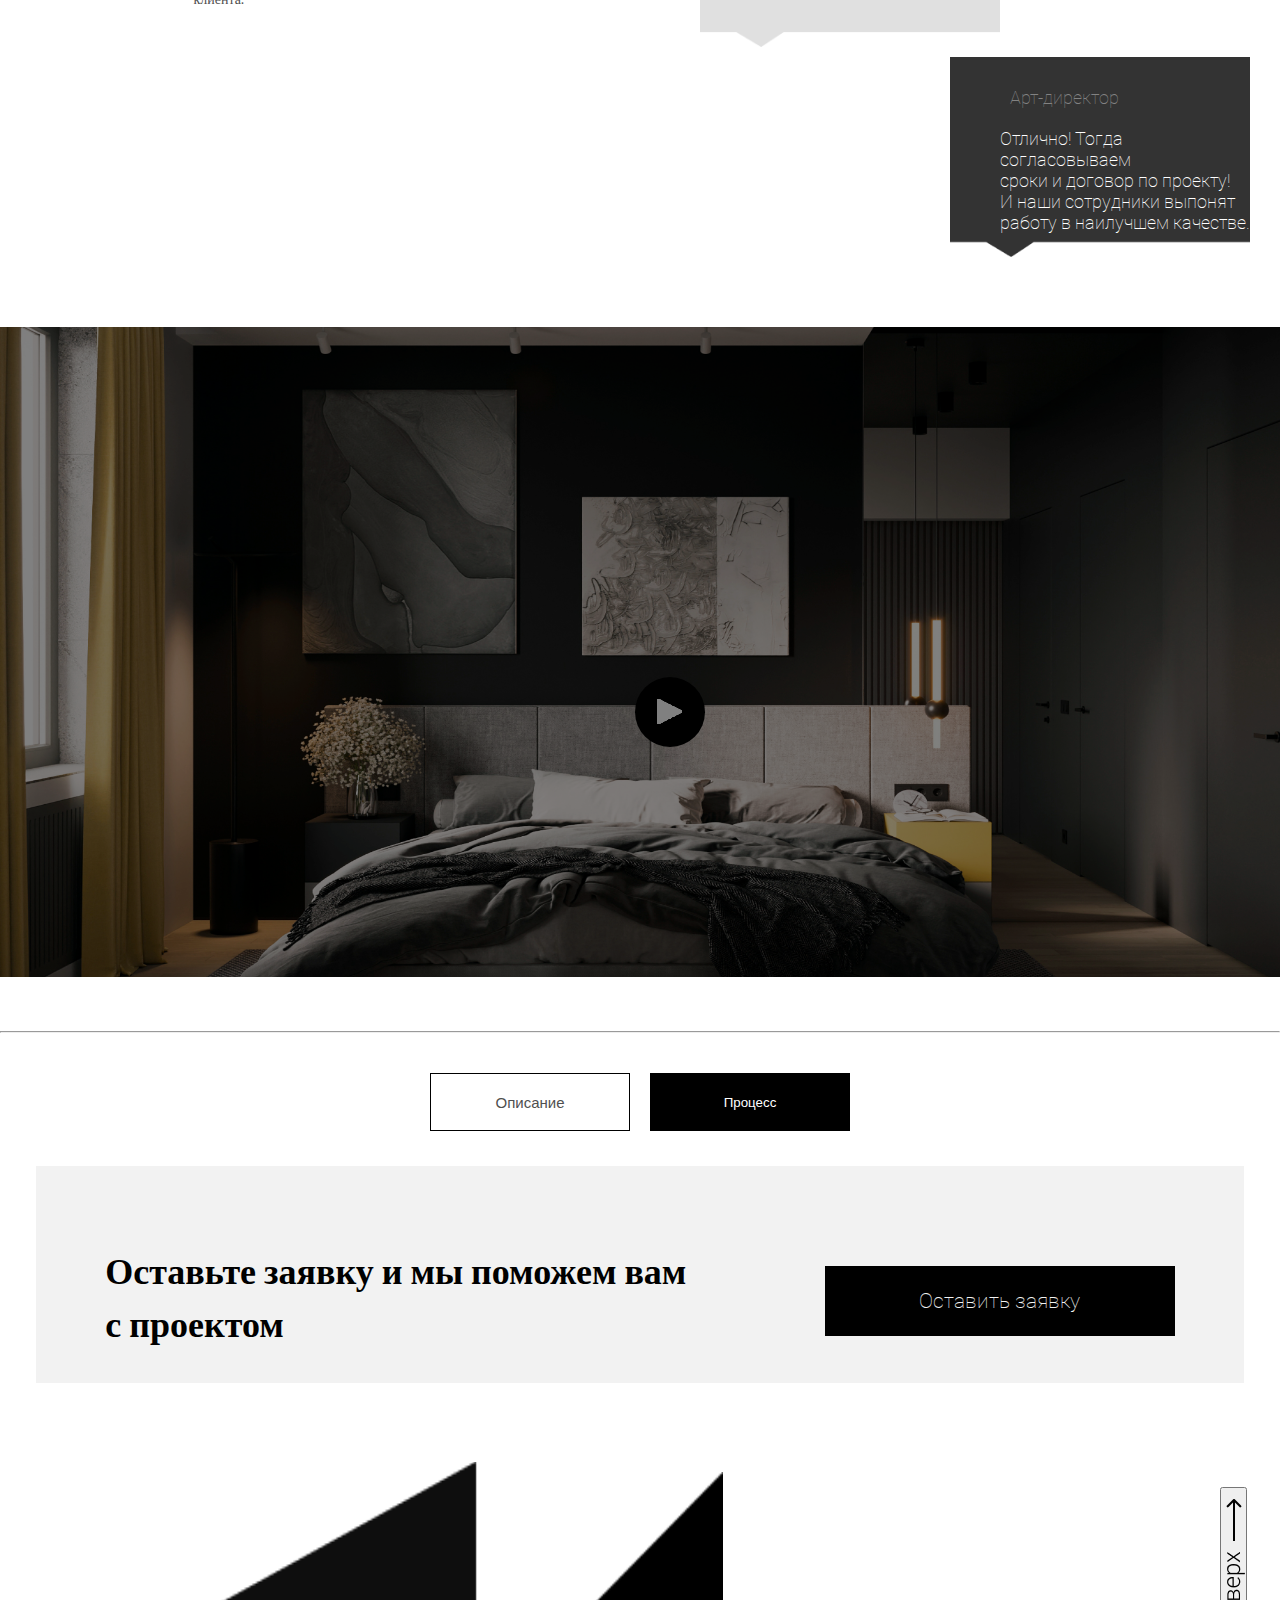
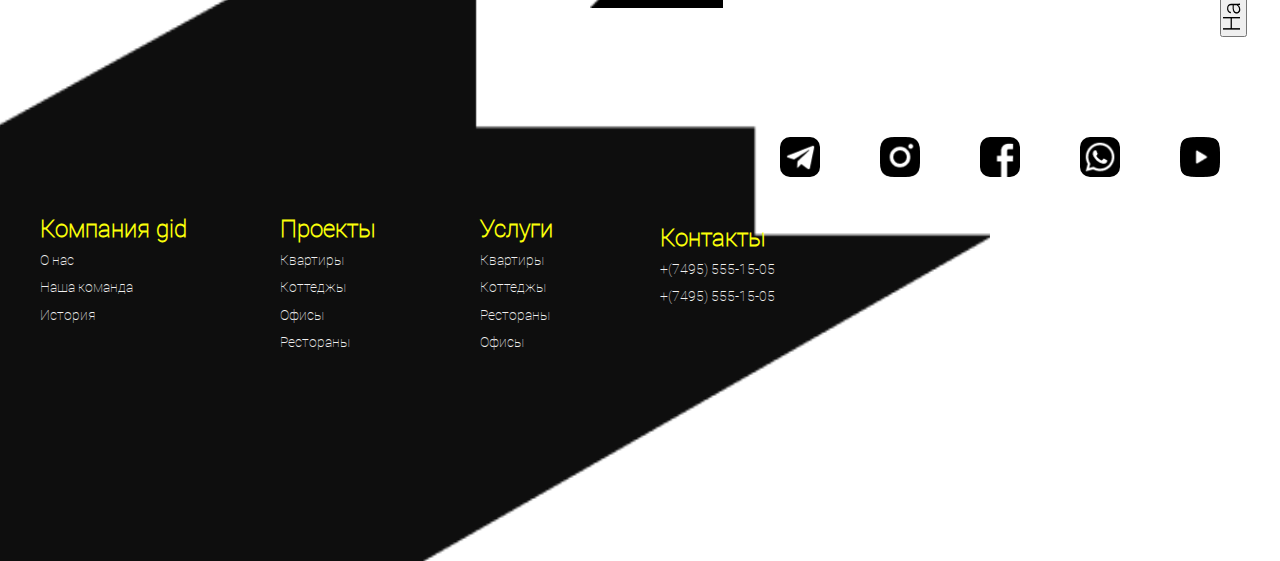
<file: progress.html>
<!DOCTYPE html>
<html lang="en">
<head>
  <meta charset="UTF-8">
  <meta http-equiv="X-UA-Compatible" content="IE=edge">
  <meta name="viewport" content="width=device-width, initial-scale=1.0">
  <title>ProgressSection</title>
  <link rel="stylesheet" href="./progress.css">
</head>
<body>
  <div class="mainImage">
    <div class="mainImage__icons">
   <img id="icons" src="./images/iconlines.png" alt="img">
  <div class="mainImage__icons--group">
    <img class="subst" src="./images/Subtract.png" alt="img">
    <h6>gid.<span>group</span></h6>
  </div>
  <img class="telep" src="./images/iconTelephone.png" alt="img">
    </div>
  </div>
  <div class="glav">
    <a href="./index.html">Главная/</a>
    <a href="./product.html">Проекты/</a>
    <a href="./product.html">Проект</a>
   </div>
   <div class="btns">
     <div class="btn1">
      <button>Описание</button>
     </div>
     <div class="btn2">
      <button><a href="./remont.html">Процесс</a></button>
     </div>
   </div>
   <div class="divss">
    <div class="numbers">
      <div class="zero">
        <h1>01</h1>
      </div>
      <div class="about">
       <h2>Выбор стиля проекта</h2>
       <h5>Был выбран - Скандинавский стиль</h5>
       <p>Наши дизайнеры постарались выбрать  самые современные
        <br>
        элементы дизайна и мебель в стиле проекта под запросы
        <br>
        клиента.</p>
      </div>
    </div>
    <div class="rightSidee">
      <div class="inside">
        <h5>Заказчик</h5>
      <br><br><br><br>
      <p>Хочется видеть смешение цветов
        <br>
        - зелёного, серого и черного в 
        <br>
        дизайне. Уж больно нравятся 
        <br>
        такие цвета))</p>
      </div>
    </div>
   </div>
   <div class="drawPicture">
   <div class="img1">
    <img src="./images/draw1.png" alt="img">
   </div>
   <div class="img2">
    <img src="./images/draw2.png" alt="img">
   </div>
   </div>
   <div class="nextSection">
    <div class="numbers">
      <div class="zero">
        <h1>02</h1>
      </div>
        <div class="aboutt">
          <h2>Чертежи и согласование
           <br>
           с закачиком идей по проекту</h2>
          <h5>Был выбран - Скандинавский стиль</h5>
          <p>Наши дизайнеры постарались выбрать  самые современные
           <br>
           элементы дизайна и мебель в стиле проекта под запросы
           <br>
           клиента.</p>
         </div>
        </div>
         <div class="rightSide">
          <div class="insidee">
            <h5>Заказчик</h5>
          <br><br>
          <p>Да, утверждаем выбранные идеи
            <br>
            по стилю проекта!</p>
          </div>
          <div class="rightSide2">
           <div class="inside2">
            <h5>Арт-директор</h5>
            <p>Отлично! Тогда согласовываем
              <br>
              сроки и договор по проекту!
              <br>
              И наши сотрудники выпонят
              <br>
              работу в наилучшем качестве.</p>
           </div>
          </div>
        </div>
   </div>
   <div class="pictures">
    <img src="./images/gridimg4.png" alt="img">
    <img src="./images/gridimg5.png" alt="img">
    <img src="./images/gridimg6.png" alt="img">
  </div>
  <img class="grid7" src="./images/gridimg7.png" alt="img">

  <div class="nextSection">
    <div class="numbers">
      <div class="zero">
        <h1>03</h1>
      </div>
        <div class="aboutt">
          <h2>3D визуализация проекта</h2>
          <h5>Был выбран - Скандинавский стиль</h5>
          <p>Наши дизайнеры постарались выбрать  самые современные
           <br>
           элементы дизайна и мебель в стиле проекта под запросы
           <br>
           клиента.</p>
         </div>
        </div>
         <div class="rightSide">
          <div class="insidee">
            <h5>Заказчик</h5>
          <br><br>
          <p>Да, утверждаем выбранные идеи
            <br>
            по стилю проекта!</p>
          </div>
          <div class="rightSide2">
           <div class="inside2">
            <h5>Арт-директор</h5>
            <p>Отлично! Тогда согласовываем
              <br>
              сроки и договор по проекту!
              <br>
              И наши сотрудники выпонят
              <br>
              работу в наилучшем качестве.</p>
           </div>
          </div>
        </div>
   </div>
   <div class="workers">
    <img src="./images/workers1.png" alt="img">
    <img src="./images/workes2.png" alt="img">
   </div>
   <div class="numbers">
    <div class="zero">
      <h1>04</h1>
    </div>
      <div class="aboutt">
        <h2>Ремонт </h2>
        <h5>Был выбран - Скандинавский стиль</h5>
        <p>Наши дизайнеры постарались выбрать  самые современные
         <br>
         элементы дизайна и мебель в стиле проекта под запросы
         <br>
         клиента.</p>
       </div>
      </div>
      <div class="grid">
        <div class="gridImg1"><img src="./images/gridimg1.png" alt="img"></div>
        <div class="gridImg2"><img src="./images/gridimg2.png" alt="img"></div>
      </div>
      <div class="gridImg3"><img src="./images/gridimg3.png" alt="img"></div>
      <div class="pictures">
        <img src="./images/gridimg4.png" alt="img">
        <img src="./images/gridimg5.png" alt="img">
        <img src="./images/gridimg6.png" alt="img">
      </div>
      <img class="grid7" src="./images/gridimg7.png" alt="img">
      <div class="nextSection">
        <div class="numbers">
          <div class="zero">
            <h1>05</h1>
          </div>
            <div class="aboutt">
              <h2>Сдача готового объекта</h2>
              <h5>Был выбран - Скандинавский стиль</h5>
              <p>Наши дизайнеры постарались выбрать  самые современные
               <br>
               элементы дизайна и мебель в стиле проекта под запросы
               <br>
               клиента.</p>
             </div>
            </div>
             <div class="rightSide">
              <div class="insidee">
                <h5>Заказчик</h5>
              <br><br>
              <p>Да, утверждаем выбранные идеи
                <br>
                по стилю проекта!</p>
              </div>
              <div class="rightSide2">
               <div class="inside2">
                <h5>Арт-директор</h5>
                <p>Отлично! Тогда согласовываем
                  <br>
                  сроки и договор по проекту!
                  <br>
                  И наши сотрудники выпонят
                  <br>
                  работу в наилучшем качестве.</p>
               </div>
              </div>
            </div>
       </div>
       <div class="filterImg">
        <div class="circleImg">
          <img src="./images/circle.png" alt="img">
        </div>
       </div>
       <br><br><br>
       <hr>
       <div class="lastBTN">
        <div class="btns">
          <div class="btn1">
           <button>Описание</button>
          </div>
          <div class="btn2">
           <button>Процесс</button>
          </div>
        </div>
      </div>
      <div class="grayy">
        <p>Оставьте заявку и мы поможем вам
          <br>
          с проектом</p>
          <button>Оставить заявку</button>
       </div>
       <br><br><br>
       <footer>
        <div class="footerSection">
          <div class="startimg">
            <div class="rightside">
              <img src="./images/Rectangle 165.png" alt="img">
            </div>
            <div class="gidCommanda">
              <h5>Компания gid</h5>
                <p>О нас</p>
                <p>Наша команда</p>
                <p>История</p>
              </div>
              <div class="gidCommanda2">
                <h5>Проекты</h5>
                <p>Квартиры</p>
                <p>Коттеджы</p>
                <p>Офисы</p>
                <p>Рестораны</p>
              </div>
              <div class="gidCommanda3">
                <h5>Услуги</h5>
                <p>Квартиры</p>
                <p>Коттеджы</p>
                <p>Рестораны</p>
                <p>Офисы</p>
              </div>
              <div class="gidCommanda4">
                <h5>Контакты</h5>
                <p>+(7495) 555-15-05</p>
                <p>+(7495) 555-15-05</p>
              </div>
          </div>
          <div class="inter">
           <img src="./images/telegramm.png" alt="img">
            <img src="./images/instag.png" alt="img">
            <img src="./images/facee.png" alt="img">
            <img src="./images/phone.png" alt="img">
            <img src="./images/you.png" alt="img">
          </div>
          <button class="height"><img src="./images/Arrow 4.png" alt="img"><img src="./images/Наверх.png" alt="img"></button>
        </div>
      </footer>
</body>
</html>
</file>
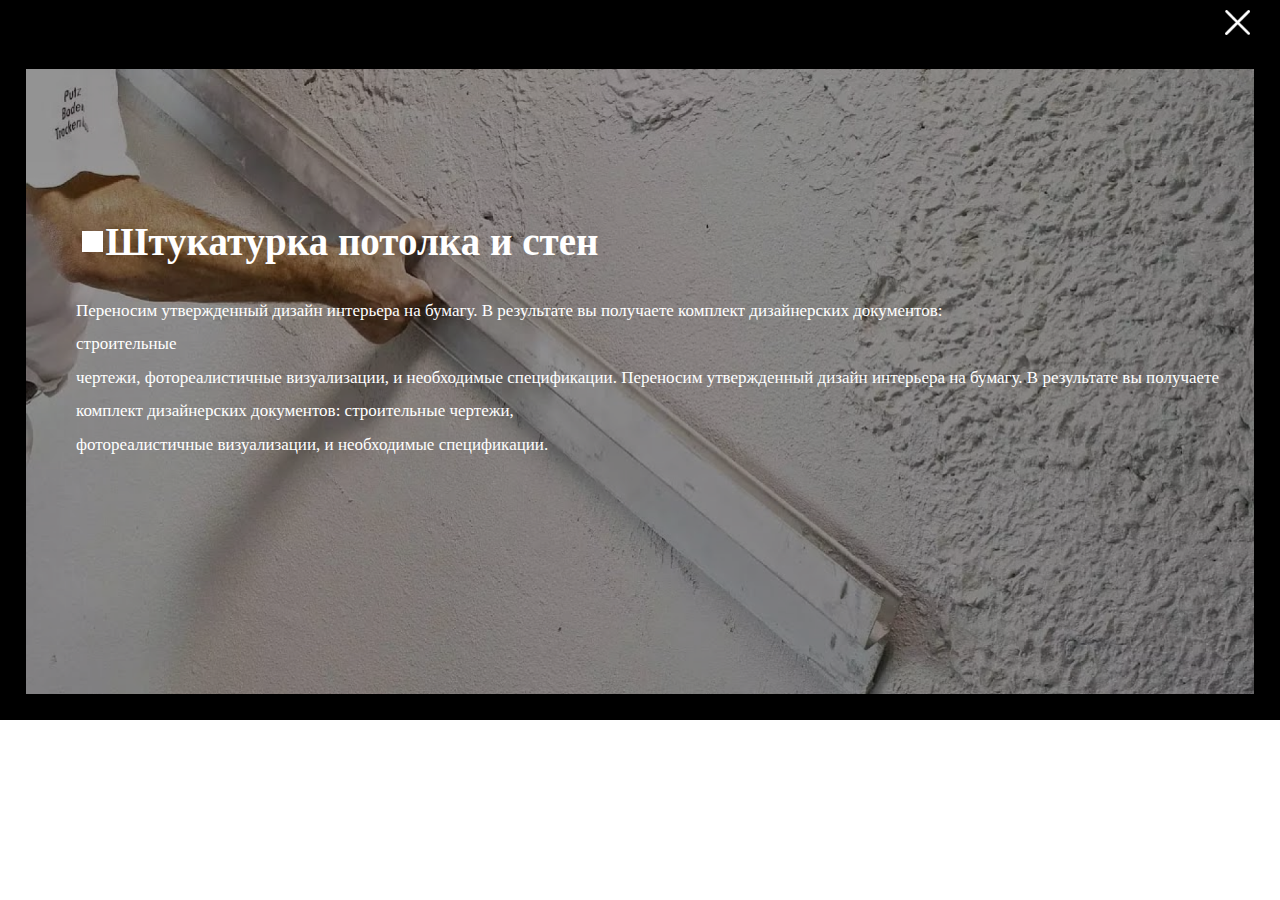
<file: singlepage.html>
<!DOCTYPE html>
<html lang="en">
<head>
  <meta charset="UTF-8">
  <meta http-equiv="X-UA-Compatible" content="IE=edge">
  <meta name="viewport" content="width=device-width, initial-scale=1.0">
  <title>GidGroup</title>
  <link rel="stylesheet" href="./singlepage.css">
</head>
<body>
   <div class="mainback">
    <img src="./images/x.png" alt="img">
   </div>
    <div class="back">
      <div class="pic">
        <div class="box"></div>
        <h4>Штукатурка потолка и стен</h4>
        <br><br>
      </div>
      <div class="infor">
        <p>Переносим утвержденный дизайн интерьера на бумагу. В результате вы получаете
          комплект дизайнерских документов:
          <br>
          строительные
          <br>
          чертежи, фотореалистичные визуализации,
         и необходимые спецификации. Переносим утвержденный дизайн интерьера на бумагу.
          В результате вы получаете комплект дизайнерских документов: строительные чертежи,
          <br>
          фотореалистичные визуализации,
         и необходимые спецификации.</p>
      </div>
    </div>
</body>
</html>
</file>
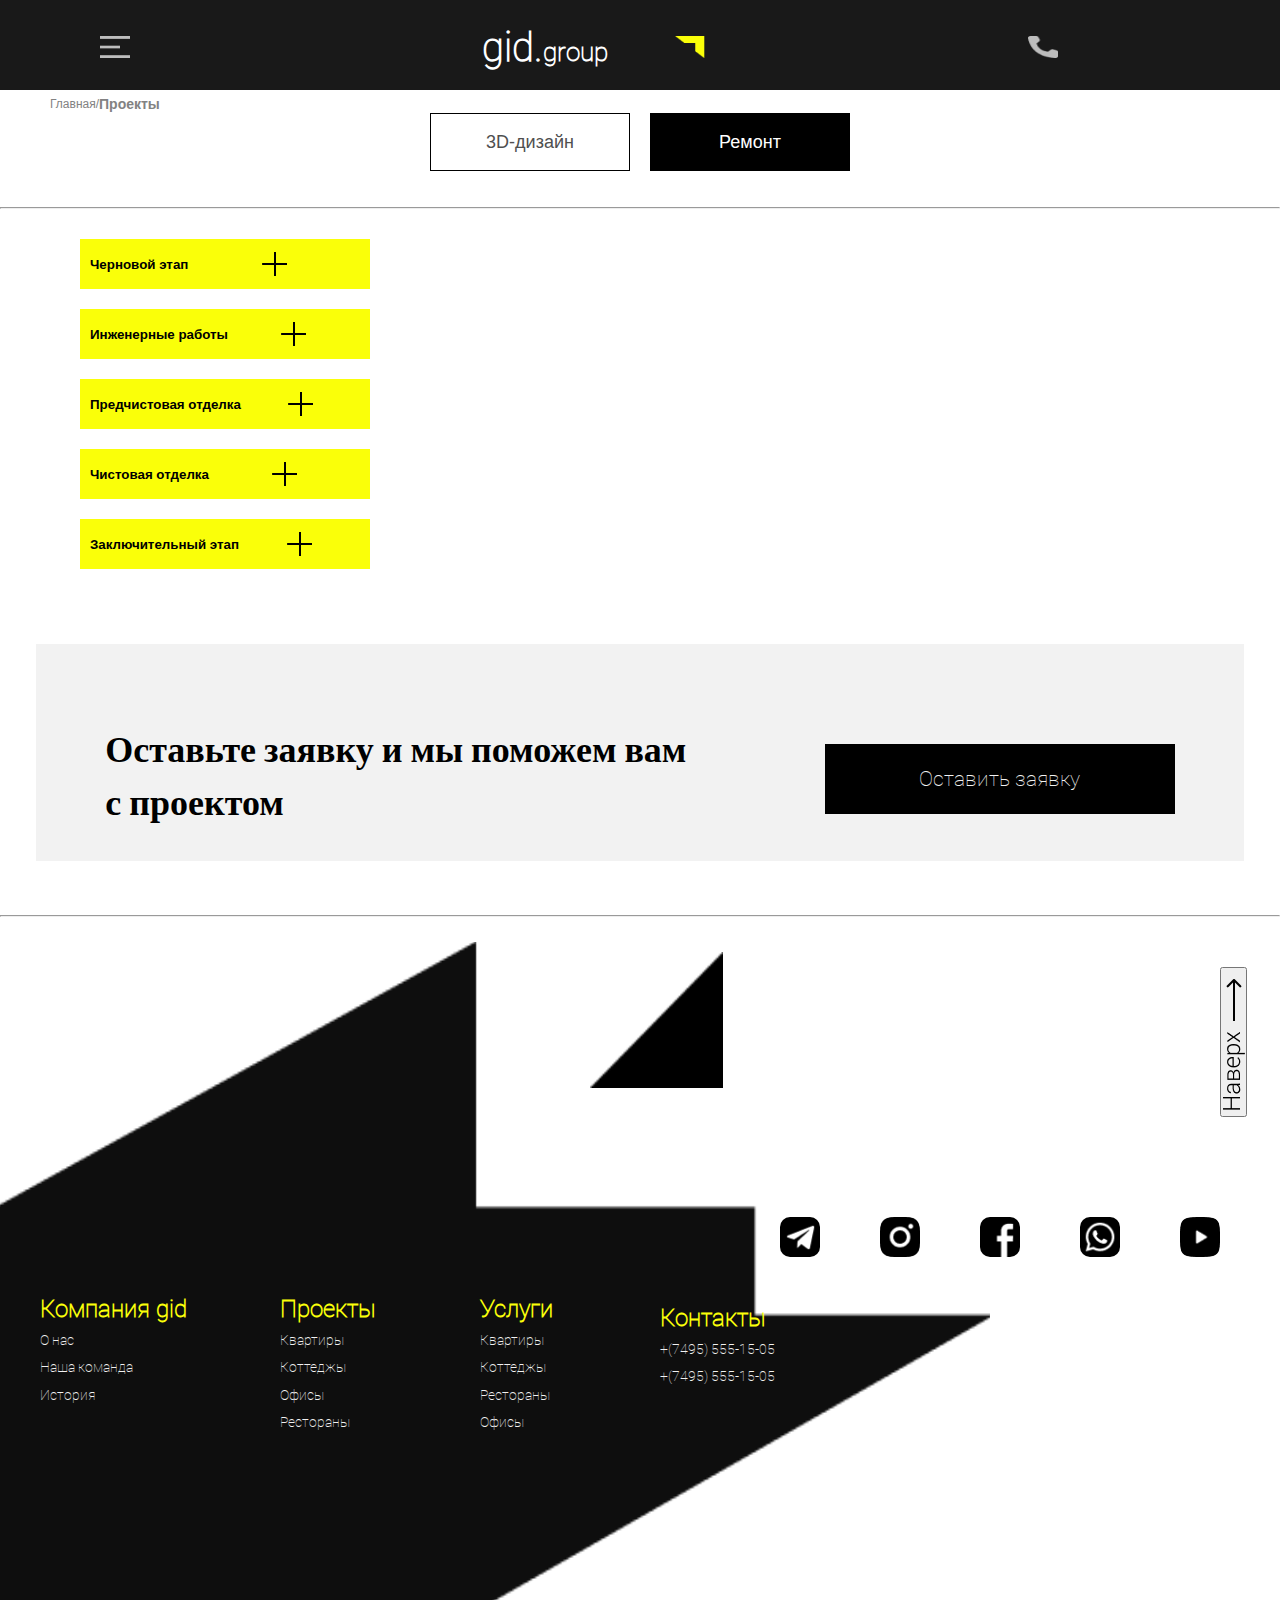
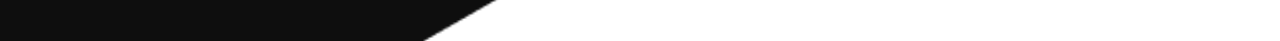
<file: uslug.html>
<!DOCTYPE html>
<html lang="en">
<head>
  <meta charset="UTF-8">
  <meta http-equiv="X-UA-Compatible" content="IE=edge">
  <meta name="viewport" content="width=device-width, initial-scale=1.0">
  <title>Uslu Page</title>
  <link rel="stylesheet" href="./uslug.css">
</head>
<body>
  <div class="mainImage__icons">
    <img id="icons" src="./images/iconlines.png" alt="img">
   <div class="mainImage__icons--group">
     <img class="subst" src="./images/Subtract.png" alt="img">
     <h6>gid.<span>group</span></h6>
   </div>
   <img class="telep" src="./images/iconTelephone.png" alt="img">
     </div>
     <div class="glav">
      <a href="./index.html">Главная/</a>
      <a href="./dmax.html"><span>Проекты</span></a>
     </div>
     <div class="btns">
      <div class="btn1">
       <button><a href="./dmax.html">3D-дизайн</a></button>
      </div>
      <div class="btn2">
       <button><a href="./dizane.html">Ремонт</a></button>
      </div>
    </div>
    <br><br>
    <hr>
    <div class="btnsmain">
      <button>Черновой этап  <img src="./images/plus.png" alt="img"> </button>
      <button>Инженерные работы  <img src="./images/plus.png" alt="img"></button>
      <button>Предчистовая отделка  <img src="./images/plus.png" alt="img"></button>
      <button>Чистовая отделка  <img src="./images/plus.png" alt="img"></button>
      <button>Заключительный этап  <img src="./images/plus.png" alt="img"></button>
    </div>
    <div class="grayy">
      <p>Оставьте заявку и мы поможем вам
        <br>
        с проектом</p>
        <button>Оставить заявку</button>
     </div>
     <br><br><br>
     <hr>
     <footer>
      <div class="footerSection">
        <div class="startimg">
          <div class="rightside">
            <img src="./images/Rectangle 165.png" alt="img">
          </div>
          <div class="gidCommanda">
            <h5>Компания gid</h5>
              <p>О нас</p>
              <p>Наша команда</p>
              <p>История</p>
            </div>
            <div class="gidCommanda2">
              <h5>Проекты</h5>
              <p>Квартиры</p>
              <p>Коттеджы</p>
              <p>Офисы</p>
              <p>Рестораны</p>
            </div>
            <div class="gidCommanda3">
              <h5>Услуги</h5>
              <p>Квартиры</p>
              <p>Коттеджы</p>
              <p>Рестораны</p>
              <p>Офисы</p>
            </div>
            <div class="gidCommanda4">
              <h5>Контакты</h5>
              <p>+(7495) 555-15-05</p>
              <p>+(7495) 555-15-05</p>
            </div>
        </div>
        <div class="inter">
         <img src="./images/telegramm.png" alt="img">
          <img src="./images/instag.png" alt="img">
          <img src="./images/facee.png" alt="img">
          <img src="./images/phone.png" alt="img">
          <img src="./images/you.png" alt="img">
        </div>
        <button class="height"><img src="./images/Arrow 4.png" alt="img"><img src="./images/Наверх.png" alt="img"></button>
      </div>
    </footer>
</body>
</html>
</file>
<file: style.css>
@charset "UTF-8";
* {
  padding: 0;
  margin: 0 auto;
  box-sizing: border-box;
}

body {
  max-width: 1400px;
}

@font-face {
  font-family: Poppins;
  src: url(./fonts/Poppins/Poppins-Bold.ttf);
}
.mainImage {
  background-image: url(./images/backgroundimage1.png);
  background-repeat: no-repeat;
  background-size: 1400px;
  height: 625px;
}
.mainImage__icons {
  height: 70px;
  background-color: rgba(0, 0, 0, 0.4);
  display: flex;
  justify-content: space-between;
}
.mainImage__icons img {
  width: 30px;
  height: 22px;
  margin-left: 100px;
  margin-top: 36px;
}
.mainImage .subst {
  margin-top: 0;
  margin-right: 299px;
  position: absolute;
  right: 440px;
  top: 21px;
}
@font-face {
  font-family: Roboto;
  src: url(./fonts/Poppins/Roboto/Roboto-Bold.ttf);
}
.mainImage__icons h6 {
  margin-top: 0;
  position: absolute;
  top: 0;
  right: 672px;
  align-items: center;
  font-family: Roboto;
  color: white;
  font-weight: 900;
  font-size: 40px;
  line-height: 96px;
}
.mainImage__icons span {
  font-size: 26px;
}
.mainImage .telep {
  width: 29px;
  height: 29px;
  margin-right: 120px;
}
.mainImage p {
  text-align: center;
  position: absolute;
  font-weight: 100;
  width: 730px;
  height: 94px;
  left: 306px;
  top: 221px;
  color: #F2F2F2;
  font-size: 60px;
  line-height: 94px;
}
.mainImage .btn {
  display: flex;
  width: 544px;
  gap: 66px;
}
.mainImage .btn {
  width: 200px;
}
.mainImage .btn1 a {
  position: absolute;
  width: 148px;
  height: 47px;
  left: 447px;
  list-style: none;
  color: #F2F2F2;
  padding: 15px;
  text-decoration: none;
  top: 438px;
  background-color: rgba(17, 17, 17, 0.6);
  border: 1px solid white;
}
.mainImage .btn2 {
  position: absolute;
  width: 222px;
  height: 47px;
  left: 725px;
  top: 438px;
  background-color: rgba(17, 17, 17, 0.6);
  border: 1px solid white;
  color: #F2F2F2;
  color: white;
}

@font-face {
  font-family: Regular;
  src: url(./fonts/Poppins/Poppins-Regular.ttf);
}
.about {
  position: absolute;
  width: 1320px;
  height: 182px;
  display: flex;
  margin-left: 20px;
  margin-top: 20px;
  margin-bottom: 90px;
  background-color: #F2F2F2;
  font-family: sans-serif;
}
.about h1 {
  width: 145px;
  height: 75px;
  margin-top: 5px;
  margin-left: 100px;
  font-weight: 400;
  font-size: 40px;
  line-height: 75px;
}
.about__back {
  align-items: center;
  display: flex;
  margin-left: 100px;
}
.about__back {
  width: 16px;
  height: 16px;
  background-color: black;
}
.about__back p {
  width: 50px;
  font-style: normal;
  font-weight: 400;
  font-size: 23px;
  margin-left: 20px;
  color: #0E0E0E;
}
.about .robo {
  margin-top: 22px;
  margin-left: 100px;
  font-weight: 300;
  font-size: 15px;
  line-height: 21px;
  color: #0E0E0E;
}
.about .box-2 {
  margin-left: 0;
}
.about .box-2__back {
  align-items: center;
  display: flex;
  margin-left: 100px;
}
.about .box-2__back {
  width: 16px;
  height: 16px;
  background-color: black;
}
.about .box-2__back p {
  width: 50px;
  font-style: normal;
  font-weight: 400;
  font-size: 23px;
  margin-left: 20px;
  color: #0E0E0E;
}
.about .box-3__back {
  align-items: center;
  display: flex;
  margin-left: 100px;
}
.about .box-3__back {
  width: 16px;
  height: 16px;
  background-color: black;
}
.about .box-3__back p {
  width: 50px;
  font-style: normal;
  font-weight: 400;
  font-size: 23px;
  margin-left: 20px;
  color: #0E0E0E;
}
.about .box-4__back {
  align-items: center;
  display: flex;
  margin-left: 100px;
}
.about .box-4__back {
  width: 16px;
  height: 16px;
  background-color: black;
}
.about .box-4__back p {
  width: 50px;
  font-style: normal;
  font-weight: 400;
  font-size: 23px;
  margin-left: 20px;
  color: #0E0E0E;
}

h3 {
  font-family: sans-serif;
  font-weight: 100;
  position: absolute;
  top: 920px;
  margin-left: 40px;
  font-size: 38px;
  color: #2a2929;
  line-height: 56px;
}

.linee {
  width: 180px;
  height: 6px;
  margin-left: 0;
  margin-top: 350px;
  background: #000000;
}

.dizayn {
  display: flex;
  width: 750px;
  margin-left: 0;
}
.dizayn__otvet {
  font-family: sans-serif;
  font-weight: 150;
  width: 829px;
  height: 112px;
  font-size: 33px;
  color: #000000;
  margin-left: 120px;
  margin-top: 50px;
}
.dizayn p {
  font-size: 22px;
  color: #333333;
  margin-left: 120px;
  font-family: Regular;
  margin-top: 66px;
}
.dizayn button {
  width: 281px;
  height: 60px;
  background: #000000;
  border: 1px solid #000000;
  margin-left: 120px;
  font-family: sans-serif;
  font-size: 17px;
  margin-bottom: 30px;
}

.right__imgg {
  position: absolute;
  left: 750px;
  margin-left: 0;
  margin-top: 56px;
  width: 507px;
  height: 313px;
}
.right__img {
  width: 84px;
  height: 68px;
  margin-right: 0;
  position: absolute;
  right: 210px;
  margin-top: 36px;
}

.right h3 {
  position: absolute;
  right: 404px;
  margin-right: 0;
  margin-top: 440px;
  font-size: 36px;
  line-height: 147.19%;
}

.right p {
  position: absolute;
  right: 290px;
  margin-right: 0;
  margin-top: 515px;
  top: 910px;
  font-weight: 300;
  font-size: 21px;
}

.right .p2 {
  position: absolute;
  right: 240px;
  margin-right: 0;
  margin-top: 610px;
}

.middle {
  margin-top: 220px;
  width: 100%;
  height: 1px;
  background-color: #4a4848;
}

h2 {
  font-family: sans-serif;
  font-weight: 100;
  margin-top: 30px;
  margin-left: 40px;
  font-size: 38px;
  color: #2a2929;
  line-height: 56px;
}

.linee2 {
  width: 180px;
  height: 6px;
  margin-left: 0;
  background: #000000;
}

.imsss {
  margin-left: 50px;
  margin-top: 50px;
}

.imsss img {
  width: 310px;
  height: 317px;
}

.dark {
  display: flex;
  align-items: center;
}
.dark__cooo {
  position: absolute;
  right: 530px;
  top: 910px;
  margin-top: 524px;
  width: 20px;
  height: 20px;
  background: #0E0E0E;
}

.dark2__coo {
  position: absolute;
  right: 530px;
  top: 10px;
  width: 30px;
  height: 20px;
  background: #0E0E0E;
}

.botm {
  margin-left: 50px;
  display: flex;
  justify-content: space-between;
  border-bottom: 1px solid #000;
}

.cent {
  width: 20px;
  height: 20px;
  background: #4F4F4F;
  margin-left: 0;
  margin-top: 0;
}

.for1 {
  width: 300px;
  height: 250px;
  margin-left: 0;
  margin-top: 24px;
  border-right: 1px solid rgb(85, 84, 84);
  border-left: 1px solid rgb(85, 84, 84);
}

.for1 h4 {
  margin-left: 0;
  width: 237px;
  height: 56px;
  font-weight: 900;
  font-size: 43px;
  line-height: 56px;
  color: #0E0E0E;
}

.for1 p {
  width: 294px;
  height: 130px;
  font-weight: 400;
  font-size: 18px;
  line-height: 147.19%;
  color: #4F4F4F;
}

.for2 {
  width: 300px;
  height: 250px;
  margin-top: 26px;
  border-right: 1px solid rgb(85, 84, 84);
}

.for2 h4 {
  margin-left: 0;
  width: 237px;
  height: 56px;
  font-weight: 900;
  font-size: 43px;
  line-height: 56px;
  color: #0E0E0E;
}

.for2 p {
  width: 294px;
  height: 130px;
  font-weight: 400;
  font-size: 18px;
  line-height: 147.19%;
  color: #4F4F4F;
}

.cent1 {
  width: 20px;
  height: 20px;
  background: #4F4F4F;
  margin-left: 0;
  margin-top: 0;
}

.for3 {
  width: 300px;
  height: 250px;
  margin-top: 26px;
  border-right: 1px solid rgb(85, 84, 84);
}

.for3 h4 {
  margin-left: 0;
  width: 237px;
  height: 56px;
  font-weight: 900;
  font-size: 43px;
  line-height: 56px;
  color: #0E0E0E;
}

.for3 p {
  width: 294px;
  height: 130px;
  font-weight: 400;
  font-size: 18px;
  line-height: 147.19%;
  color: #4F4F4F;
}

.cent2 {
  width: 20px;
  height: 20px;
  background: #4F4F4F;
  margin-left: 0;
  margin-top: 0;
}

.for4 {
  width: 300px;
  height: 250px;
  margin-top: 26px;
  border-right: 1px solid rgb(85, 84, 84);
}

.for4 h4 {
  margin-left: 0;
  width: 237px;
  height: 56px;
  font-weight: 900;
  font-size: 43px;
  line-height: 56px;
  color: #0E0E0E;
}

.for4 p {
  width: 294px;
  height: 130px;
  font-weight: 400;
  font-size: 18px;
  line-height: 147.19%;
  color: #4F4F4F;
  margin-top: 60px;
}

.cent3 {
  width: 20px;
  height: 20px;
  background: #4F4F4F;
  margin-left: 0;
  margin-top: 0;
}

.our {
  width: 450px;
  position: absolute;
  top: 950px;
  margin-top: 590px;
}

.our h3 {
  font-weight: 300;
  font-size: 41px;
  line-height: 56px;
  color: #000000;
  display: flex;
}

.linee3 {
  width: 186px;
  height: 6px;
  margin-left: 0;
  margin-top: 990px;
  background: #000000;
}

.filters {
  margin-top: 130px;
  margin-left: 65px;
}

.filters img {
  width: 406px;
  height: 457px;
}

.second {
  filter: brightness(0.2);
}

.filters button {
  position: absolute;
  right: 139px;
  top: 1555px;
  margin-top: 1200px;
  width: 234px;
  height: 55px;
  border: 1px solid #FFFFFF;
  background-color: rgba(0, 0, 0, 0.8);
}

@font-face {
  font-family: Regular;
  src: url(./fonts/Poppins/Poppins-Regular.ttf);
}
.texts {
  display: flex;
}

.text1 {
  margin-left: 0;
}

.text1 h5 {
  font-family: Regular;
  font-weight: 400;
  font-size: 24px;
  line-height: 33px;
  color: #000000;
}

.text1 p {
  color: #4F4F4F;
  line-height: 30px;
}

.text2 {
  margin-left: 0;
}

.text2 h5 {
  font-family: Regular;
  font-weight: 400;
  font-size: 24px;
  line-height: 33px;
  color: #000000;
}

.text2 p {
  color: #4F4F4F;
  line-height: 30px;
}

.text3 {
  margin-left: 0;
}

.text3 h5 {
  font-family: Regular;
  font-weight: 400;
  font-size: 24px;
  line-height: 33px;
  color: #000000;
}

.text3 p {
  color: #4F4F4F;
  line-height: 30px;
}

@font-face {
  font-family: Roboto;
  src: url(./fonts/Poppins/Roboto/Roboto-Bold.ttf);
}
h5 {
  font-family: Roboto;
}

.picturee {
  margin-top: 40px;
  margin-left: 65px;
  font-family: Roboto;
}

.picturee img {
  width: 406px;
  height: 457px;
}

.sutruct {
  display: flex;
  justify-content: space-between;
}

.text4 {
  margin-left: 0;
}

.text4 h5 {
  font-family: Regular;
  font-weight: 400;
  font-size: 24px;
  line-height: 33px;
  color: #000000;
}

.text4 p {
  color: #4F4F4F;
  line-height: 30px;
}

.text5 {
  margin-left: 60px;
}

.text5 h5 {
  font-family: Regular;
  font-weight: 400;
  font-size: 24px;
  line-height: 33px;
  color: #000000;
}

.text5 p {
  color: #4F4F4F;
  line-height: 30px;
}

.text6 {
  margin-left: 0;
}

.text6 h5 {
  font-family: Regular;
  font-weight: 400;
  font-size: 24px;
  line-height: 33px;
  color: #000000;
}

.text6 p {
  color: #4F4F4F;
  line-height: 30px;
}

.vector {
  margin-top: 50px;
  display: flex;
  align-items: center;
  box-sizing: border-box;
  padding: 11px 55px;
  background: #000000;
  border: 1px solid #000000;
}

@font-face {
  font-family: Roboto;
  src: url(./fonts/Poppins/Roboto/Roboto-Regular.ttf);
}
.floor {
  font-family: Roboto;
  font-weight: 100;
  position: absolute;
  top: 1839px;
  margin-top: 1980px;
  margin-left: 40px;
  font-size: 38px;
  color: #2a2929;
  line-height: 56px;
}

.linee4 {
  width: 180px;
  height: 6px;
  margin-left: 0;
  background: #000000;
}

.xab {
  display: flex;
  margin: 0 auto;
  margin-top: 60px;
  margin-left: 75px;
}
.xab .sariq {
  margin-top: 22px;
  display: block;
  margin-left: 0;
  font-family: Roboto;
  font-weight: 900;
  font-size: 30px;
  color: black;
  border: none;
  width: 163px;
  height: 52px;
  background-color: #faff09;
}
.xab__send p {
  margin-top: 15px;
  width: 387px;
  height: 164px;
  font-family: "Roboto";
  font-style: normal;
  font-weight: 400;
  font-size: 21px;
  line-height: 147.69%;
  color: #4F4F4F;
}
.xab__sub .dizayn {
  display: block;
  margin-left: 0;
  font-family: Roboto;
  font-weight: 900;
  font-size: 30px;
  color: black;
  margin-top: 22px;
  border: none;
  width: 163px;
  height: 52px;
  background-color: #faff09;
}
.xab__sub p {
  margin-top: 15px;
  width: 387px;
  height: 164px;
  font-family: "Roboto";
  font-style: normal;
  font-weight: 400;
  font-size: 21px;
  line-height: 147.69%;
  color: #4F4F4F;
}
.xab .calcula .hiso {
  display: block;
  margin-left: 0;
  font-family: Roboto;
  font-weight: 900;
  font-size: 30px;
  color: black;
  border: none;
  width: 163px;
  height: 52px;
  margin-top: 22px;
  background-color: #faff09;
}
.xab .calcula p {
  width: 387px;
  height: 164px;
  font-family: "Roboto";
  font-style: normal;
  font-weight: 400;
  font-size: 21px;
  line-height: 147.69%;
  color: #4F4F4F;
  margin-top: 15px;
}

.overa {
  display: flex;
}
.overa__vectoor {
  margin-right: 0;
  width: 22px;
  height: 22px;
  background: #FAFF09;
  border-radius: 55px;
  padding: 3px;
  margin-left: 90px;
}
.overa p {
  margin-left: 0;
  width: 110px;
  height: 21px;
  font-family: "Roboto";
  font-style: normal;
  font-weight: 400;
  font-size: 14px;
  line-height: 147.69%;
  text-decoration-line: underline;
  color: #000000;
}
.overa .correct {
  margin-right: 0;
  width: 22px;
  height: 22px;
  background: #FAFF09;
  border-radius: 55px;
  padding: 3px;
  margin-left: 20px;
}
.overa .correct p {
  margin-left: 0;
  width: 110px;
  height: 21px;
  font-family: "Roboto";
  font-style: normal;
  font-weight: 400;
  font-size: 10px;
  line-height: 147.69%;
  text-decoration-line: underline;
  color: #000000;
}
.overa .fnal {
  margin-right: 0;
  width: 22px;
  height: 22px;
  background: #FAFF09;
  border-radius: 55px;
  padding: 3px;
  margin-left: 0;
}
.overa p {
  margin-left: 0;
  width: 110px;
  height: 21px;
  font-family: "Roboto";
  font-style: normal;
  font-weight: 400;
  font-size: 14px;
  line-height: 147.69%;
  text-decoration-line: underline;
  color: #000000;
}

.line0 {
  margin-left: 0;
  margin-top: 30px;
  width: 1339px;
  height: 0px;
  border: 1px dashed #000000;
}

.pens {
  display: flex;
  margin-left: 65px;
  margin-top: 60px;
}
.pens .sariq {
  display: block;
  margin-left: 0;
  font-family: Roboto;
  font-weight: 900;
  font-size: 30px;
  color: black;
  border: none;
  width: 163px;
  height: 52px;
  background-color: #faff09;
}
.pens p {
  margin-top: 15px;
  width: 387px;
  height: 164px;
  font-family: "Roboto";
  font-style: normal;
  font-weight: 400;
  font-size: 21px;
  line-height: 147.69%;
  color: #4F4F4F;
}

.ruka {
  position: absolute;
  right: 363px;
  margin-top: 19px;
}

.overa {
  display: flex;
}
.overa__vectoor {
  margin-right: 0;
  width: 22px;
  height: 22px;
  background: #FAFF09;
  border-radius: 55px;
  padding: 3px;
  margin-left: 90px;
}
.overa p {
  margin-left: 0;
  width: 110px;
  height: 21px;
  font-family: "Roboto";
  font-style: normal;
  font-weight: 400;
  font-size: 14px;
  line-height: 147.69%;
  text-decoration-line: underline;
  color: #000000;
}
.overa .correct {
  margin-right: 0;
  width: 22px;
  height: 22px;
  background: #FAFF09;
  border-radius: 55px;
  padding: 3px;
  margin-left: 20px;
}
.overa .correct p {
  margin-left: 0;
  width: 110px;
  height: 21px;
  font-family: "Roboto";
  font-style: normal;
  font-weight: 400;
  font-size: 10px;
  line-height: 147.69%;
  text-decoration-line: underline;
  color: #000000;
}
.overa .fnal {
  margin-right: 0;
  width: 22px;
  height: 22px;
  background: #FAFF09;
  border-radius: 55px;
  padding: 3px;
  margin-left: 0;
}
.overa p {
  margin-left: 0;
  width: 110px;
  height: 21px;
  font-family: "Roboto";
  font-style: normal;
  font-weight: 400;
  font-size: 14px;
  line-height: 147.69%;
  text-decoration-line: underline;
  color: #000000;
}

.arrow {
  margin-top: 39px;
  margin-left: 65px;
  align-items: center;
  text-align: center;
  box-sizing: border-box;
  width: 295px;
  height: 62px;
  border: 1px solid #000000;
  font-family: "Roboto";
  font-style: normal;
  font-weight: 300;
  font-size: 36px;
  line-height: 42px;
  text-align: center;
  box-sizing: border-box;
}

.arrow img {
  width: 96px;
  height: 20px;
}

.backgro {
  background-image: url(./images/инт\ 1.png);
  width: 100%;
  height: 560px;
  background-repeat: no-repeat;
  background-position: center;
  background-size: contain;
  margin-top: 65px;
}
@font-face {
  font-family: Poppins;
  src: url(./fonts/Poppins/Roboto/Roboto-Thin.ttf);
}
.backgro h1 {
  display: grid;
  align-items: center;
  padding-top: 150px;
  height: 70px;
  font-family: Poppins;
  margin-right: 220px;
  font-style: normal;
  font-weight: 100;
  font-size: 44px;
  line-height: 146.69%;
  color: #FFFFFF;
  text-align: center;
}
.backgro__paret {
  width: 480px;
  display: flex;
  align-items: center;
  margin-top: 100px;
}
.backgro .in {
  width: 20px;
  height: 20px;
  background: #FFFFFF;
}
.backgro__pareet {
  width: 400px;
  display: flex;
  align-items: center;
  margin-top: 30px;
}
.backgro__paaret {
  width: 480px;
  display: flex;
  align-items: center;
  margin-top: 20px;
}
.backgro p {
  font-family: "Roboto";
  font-style: normal;
  font-weight: 300;
  font-size: 20px;
  line-height: 146.69%;
  color: #FFFFFF;
}

.ista {
  margin-top: 40px;
  margin-left: 65px;
  width: 195px;
  display: flex;
  align-items: center;
}

.groups {
  width: 700px;
  margin-left: 69px;
  margin-top: 30px;
  display: grid;
  grid-template-columns: auto auto auto auto;
  gap: 14px;
}

.groups img {
  width: 287px;
  height: 297px;
}

.katalog {
  margin-top: 55px;
  margin-left: 65px;
  font-family: Roboto;
  font-style: normal;
  font-weight: 300;
  font-size: 35px;
  line-height: 36px;
  color: #000000;
}

.linee6 {
  width: 180px;
  height: 6px;
  margin-left: 0;
  margin-top: 20px;
  background: #000000;
}

.daark {
  display: flex;
}
.daark__girl {
  margin-top: 32px;
  margin-left: 55px;
}
.daark__girl img {
  width: 630px;
  height: 420px;
}

.words h1 {
  margin-top: 8px;
  font-family: "Roboto";
  font-style: normal;
  font-weight: 500;
  font-size: 36px;
  line-height: 112.69%;
  color: #000000;
}
.words p {
  font-family: Roboto;
  font-style: normal;
  font-weight: 300;
  font-size: 18.72px;
  line-height: 146.19%;
  color: #4F4F4F;
  margin-top: 705px;
}
.words input {
  margin-top: 30px;
  box-sizing: border-box;
  width: 377px;
  height: 52px;
  border: 1px solid #000000;
  padding: 30px;
}
.words .on {
  width: 350px;
  display: flex;
  align-items: center;
  margin-left: 0;
}
.words .check {
  background: #000;
  width: 15px;
  height: 15px;
}
.words p {
  margin-top: 0;
  font-family: sans-serif;
  color: #4F4F4F;
  font-size: 14px;
}
.words .polu {
  margin-top: 42px;
  background-color: #000;
  color: white;
  width: 380px;
  height: 63px;
  padding: 15px;
  font-family: Poppins;
  font-size: 18px;
}

.footerSection {
  display: flex;
  justify-content: space-between;
  margin-left: 0;
}

.startimg {
  background-repeat: no-repeat;
  background-image: url(./images/Rectangle\ 56.png);
  background-position: center;
  background-size: 999px 700px;
  margin-top: 125px;
  width: 990px;
  height: 699px;
  margin-left: 0;
  position: absolute;
  left: 0;
}

.rightside img {
  position: absolute;
  left: 590px;
  width: 133px;
  height: 136px;
  margin-top: 10px;
  margin-left: 0;
}

.gidCommanda {
  position: absolute;
  left: 40px;
  margin-top: 350px;
}

.gidCommanda h5 {
  color: #faff09;
  font-family: "Roboto";
  font-style: normal;
  font-weight: 700;
  font-size: 24px;
  line-height: 146.19%;
}

.gidCommanda p {
  font-family: "Roboto";
  font-style: normal;
  font-weight: 400;
  font-size: 14px;
  line-height: 196.19%;
  color: #F2F2F2;
}

.gidCommanda2 {
  position: absolute;
  left: 280px;
  margin-top: 350px;
}

.gidCommanda2 h5 {
  color: #faff09;
  font-family: "Roboto";
  font-style: normal;
  font-weight: 700;
  font-size: 24px;
  line-height: 146.19%;
}

.gidCommanda2 p {
  font-family: "Roboto";
  font-style: normal;
  font-weight: 400;
  font-size: 14px;
  line-height: 196.19%;
  color: #F2F2F2;
}

.gidCommanda3 {
  position: absolute;
  left: 480px;
  margin-top: 350px;
}

.gidCommanda3 h5 {
  color: #faff09;
  font-family: "Roboto";
  font-style: normal;
  font-weight: 700;
  font-size: 24px;
  line-height: 146.19%;
}

.gidCommanda3 p {
  font-family: "Roboto";
  font-style: normal;
  font-weight: 400;
  font-size: 14px;
  line-height: 196.19%;
  color: #F2F2F2;
}

.gidCommanda4 {
  position: absolute;
  left: 660px;
  margin-top: 359px;
}

.gidCommanda4 h5 {
  color: #faff09;
  font-family: "Roboto";
  font-style: normal;
  font-weight: 700;
  font-size: 24px;
  line-height: 146.19%;
}

.gidCommanda4 p {
  font-family: "Roboto";
  font-style: normal;
  font-weight: 400;
  font-size: 14px;
  line-height: 196.19%;
  color: #F2F2F2;
}

.telegrap {
  background: #000;
  border-radius: 10px;
}

.inter {
  display: flex;
  gap: 60px;
  margin-top: 390px;
  margin-left: 780px;
}

.inter img {
  width: 50px;
  height: 50px;
  border-radius: 10px;
}

.height {
  margin-top: 100px;
  margin-right: 40px;
  height: 180px;
  width: 50px;
  display: flex;
  flex-direction: column;
}

.height img {
  margin-top: 10px;
  border: #000;
}

/*# sourceMappingURL=style.css.map */
</file>
<file: dizane.css>
* {
  padding: 0;
  margin: 0 auto;
  box-sizing: border-box;
}

.mainImage__icons {
  height: 90px;
  background-color: rgba(0, 0, 0, 0.9);
  display: flex;
  justify-content: space-between;
}
.mainImage__icons img {
  width: 30px;
  height: 22px;
  margin-left: 100px;
  margin-top: 36px;
}
.mainImage .subst {
  margin-top: 0;
  margin-left: 0;
  position: absolute;
  left: 0;
  right: 790px;
  top: 21px;
}
@font-face {
  font-family: Roboto;
  src: url(./fonts/Poppins/Roboto/Roboto-Bold.ttf);
}
.mainImage__icons h6 {
  margin-top: 0;
  position: absolute;
  top: 0;
  right: 672px;
  align-items: center;
  font-family: Roboto;
  color: white;
  font-weight: 900;
  font-size: 40px;
  line-height: 96px;
}
.mainImage__icons span {
  font-size: 26px;
}
.mainImage .telep {
  width: 29px;
  height: 29px;
  margin-right: 120px;
}

.glav {
  margin: 6px 0 0 50px;
  font-family: sans-serif;
  font-style: normal;
  font-size: 12px;
  line-height: 16px;
  color: #828282;
  display: flex;
  width: 100px;
}

.glav a {
  text-decoration: none;
  color: #828282;
  font-size: 12px;
  font-weight: 400;
}

.glav span {
  font-weight: 900;
  font-size: 14px;
}

.btns {
  display: flex;
  text-align: center;
  width: 440px;
}

.btn1 button {
  width: 200px;
  height: 58px;
  background: #FFFFFF;
  border: none;
  font-style: normal;
  font-size: 15px;
  line-height: 21px;
  text-align: center;
  border: 1px solid #000000;
  color: #000000;
}

.btn1 a {
  font-style: normal;
  font-weight: 300;
  font-size: 18px;
  line-height: 21px;
  text-align: center;
  color: #4F4F4F;
  text-decoration: none;
}

.btn2 button {
  box-sizing: border-box;
  width: 200px;
  height: 58px;
  border: none;
  background: #000000;
  color: #FFFFFF;
  font-size: 18px;
}

.btn2 a {
  font-style: normal;
  font-weight: 300;
  font-size: 18px;
  line-height: 21px;
  text-align: center;
  color: #FFFFFF;
  text-decoration: none;
}

.btnsmain {
  width: 310px;
  height: 50px;
  background-color: #FAFF09;
  border: none;
  margin: 10px 0;
  color: #000000;
  font-weight: 600;
  display: flex;
  font-size: 22px;
  align-items: center;
  padding: 10px;
  margin-left: 60px;
}

.informationSection {
  display: flex;
  width: 74%;
  margin-left: 56px;
}

.insection img {
  width: 242px;
  height: 211px;
}

@font-face {
  font-family: Roboto;
  src: url(./fonts/Poppins/Roboto/Roboto-Regular.ttf);
}
.insection p {
  font-family: Roboto;
  font-style: normal;
  font-weight: 300;
  font-size: 20px;
  line-height: 28px;
  color: #4F4F4F;
}

.informationSection2 {
  display: flex;
  width: 90%;
}

.insection2 img {
  width: 230px;
  height: 211px;
}

@font-face {
  font-family: Roboto;
  src: url(./fonts/Poppins/Roboto/Roboto-Regular.ttf);
}
.insection2 p {
  font-family: Roboto;
  font-style: normal;
  font-weight: 300;
  font-size: 18px;
  line-height: 28px;
  color: #4F4F4F;
}

.informationSection3 {
  display: flex;
  width: 90%;
}

.insection3 img {
  width: 230px;
  height: 211px;
}

.insection3 p {
  font-family: Roboto;
  font-style: normal;
  font-weight: 300;
  font-size: 16px;
  line-height: 28px;
  color: #4F4F4F;
}

.informationSection4 {
  display: flex;
  width: 46%;
  margin-left: 60px;
}

.insection4 img {
  width: 299px;
  height: 201px;
}

.insection4 p {
  font-family: Roboto;
  font-style: normal;
  font-weight: 300;
  font-size: 16px;
  line-height: 28px;
  color: #4F4F4F;
}

.informationSection5 {
  display: flex;
  width: 72%;
  margin-left: 60px;
}

.insection5 img {
  width: 310px;
  height: 201px;
}

.insection5 p {
  font-family: Roboto;
  font-style: normal;
  font-weight: 300;
  font-size: 16px;
  line-height: 28px;
  color: #4F4F4F;
}

.grayy {
  margin-top: 10px;
  display: flex;
  width: 1208px;
  height: 217px;
  background: #F2F2F2;
}

@font-face {
  font-family: Poppins;
  src: url(./fonts/Poppins/Poppins-Bold.ttf);
}
.grayy p {
  font-family: Poppins;
  margin-top: 80px;
  font-style: normal;
  font-weight: 900;
  font-size: 36px;
  line-height: 146.69%;
  color: #000000;
}

@font-face {
  font-family: Roboto;
  src: url(./fonts/Poppins/Roboto/Roboto-Thin.ttf);
}
.grayy button {
  margin-top: 100px;
  width: 350px;
  height: 70px;
  box-sizing: border-box;
  background: #000000;
  border: 1px solid #000000;
  font-family: Roboto;
  font-style: normal;
  font-size: 21px;
  line-height: 42px;
  text-align: center;
  color: #F2F2F2;
}

.footerSection {
  display: flex;
  justify-content: space-between;
  margin-left: 0;
}

.startimg {
  background-repeat: no-repeat;
  background-image: url(./images/Rectangle\ 56.png);
  background-position: center;
  background-size: 999px 700px;
  margin-top: 25px;
  width: 990px;
  height: 699px;
  margin-left: 0;
  position: absolute;
  left: 0;
}

.rightside img {
  position: absolute;
  left: 590px;
  width: 133px;
  height: 136px;
  margin-top: 10px;
  margin-left: 0;
}

.gidCommanda {
  position: absolute;
  left: 40px;
  margin-top: 350px;
}

.gidCommanda h5 {
  color: #faff09;
  font-family: "Roboto";
  font-style: normal;
  font-weight: 700;
  font-size: 24px;
  line-height: 146.19%;
}

.gidCommanda p {
  font-family: "Roboto";
  font-style: normal;
  font-weight: 400;
  font-size: 14px;
  line-height: 196.19%;
  color: #F2F2F2;
}

.gidCommanda2 {
  position: absolute;
  left: 280px;
  margin-top: 350px;
}

.gidCommanda2 h5 {
  color: #faff09;
  font-family: "Roboto";
  font-style: normal;
  font-weight: 700;
  font-size: 24px;
  line-height: 146.19%;
}

.gidCommanda2 p {
  font-family: "Roboto";
  font-style: normal;
  font-weight: 400;
  font-size: 14px;
  line-height: 196.19%;
  color: #F2F2F2;
}

.gidCommanda3 {
  position: absolute;
  left: 480px;
  margin-top: 350px;
}

.gidCommanda3 h5 {
  color: #faff09;
  font-family: "Roboto";
  font-style: normal;
  font-weight: 700;
  font-size: 24px;
  line-height: 146.19%;
}

.gidCommanda3 p {
  font-family: "Roboto";
  font-style: normal;
  font-weight: 400;
  font-size: 14px;
  line-height: 196.19%;
  color: #F2F2F2;
}

.gidCommanda4 {
  position: absolute;
  left: 660px;
  margin-top: 359px;
}

.gidCommanda4 h5 {
  color: #faff09;
  font-family: "Roboto";
  font-style: normal;
  font-weight: 700;
  font-size: 24px;
  line-height: 146.19%;
}

.gidCommanda4 p {
  font-family: "Roboto";
  font-style: normal;
  font-weight: 400;
  font-size: 14px;
  line-height: 196.19%;
  color: #F2F2F2;
}

.inter {
  display: flex;
  gap: 60px;
  margin-top: 300px;
  margin-left: 780px;
}

.inter img {
  width: 40px;
  height: 40px;
  border-radius: 10px;
}

.height {
  margin-top: 50px;
  margin-right: 40px;
  height: 150px;
  width: 65px;
  display: flex;
  flex-direction: column;
}

.height img {
  margin-top: 10px;
  border: #000;
}

/*# sourceMappingURL=dizane.css.map */
</file>
<file: dmax.css>
* {
  padding: 0;
  margin: 0 auto;
  box-sizing: border-box;
}

.mainImage__icons {
  height: 90px;
  background-color: rgba(0, 0, 0, 0.9);
  display: flex;
  justify-content: space-between;
}
.mainImage__icons img {
  width: 30px;
  height: 22px;
  margin-left: 100px;
  margin-top: 36px;
}
.mainImage .subst {
  margin-top: 0;
  margin-left: 0;
  position: absolute;
  left: 0;
  right: 790px;
  top: 21px;
}
@font-face {
  font-family: Roboto;
  src: url(./fonts/Poppins/Roboto/Roboto-Bold.ttf);
}
.mainImage__icons h6 {
  margin-top: 0;
  position: absolute;
  top: 0;
  right: 672px;
  align-items: center;
  font-family: Roboto;
  color: white;
  font-weight: 900;
  font-size: 40px;
  line-height: 96px;
}
.mainImage__icons span {
  font-size: 26px;
}
.mainImage .telep {
  width: 29px;
  height: 29px;
  margin-right: 120px;
}

.glav {
  margin: 6px 0 0 50px;
  font-family: sans-serif;
  font-style: normal;
  font-size: 12px;
  line-height: 16px;
  color: #828282;
  display: flex;
  width: 100px;
}

.glav a {
  text-decoration: none;
  color: #828282;
  font-size: 12px;
  font-weight: 400;
}

.glav span {
  font-weight: 900;
  font-size: 14px;
}

.btns {
  display: flex;
  text-align: center;
  width: 440px;
}

.btn1 button {
  width: 200px;
  height: 58px;
  background: #000000;
  border: none;
  font-style: normal;
  font-size: 15px;
  line-height: 21px;
  text-align: center;
  color: #FFFFFF;
}

.btn2 button {
  box-sizing: border-box;
  width: 200px;
  height: 58px;
  border: 1px solid #000000;
  background: #FFFFFF;
  color: #4F4F4F;
}

.btn2 a {
  font-style: normal;
  font-weight: 300;
  font-size: 18px;
  line-height: 21px;
  text-align: center;
  color: #4F4F4F;
  text-decoration: none;
}

.sectionmain {
  display: grid;
  grid-template-columns: auto auto auto;
  margin-top: 20px;
}

.in1 {
  display: flex;
  margin: 0 auto;
}

.btnn {
  border: 1px solid #828282;
  width: 390px;
}

.btnn button {
  margin-top: 30px;
  background-color: #FAFF09;
  padding: 14px 30px;
  color: #000000;
  border: none;
  font-style: normal;
  font-weight: 500;
  font-size: 22px;
  line-height: 33px;
  margin-left: 109px;
}

.infor {
  border: 1px solid #828282;
  border-left: none;
  width: 500px;
}

.infor p {
  font-style: normal;
  font-weight: 400;
  font-size: 16px;
  line-height: 197.69%;
  color: #4F4F4F;
  margin-top: 20px;
  margin-left: 20px;
}

.picture {
  border: 1px solid #828282;
  width: 450px;
  height: 300px;
}

.picture img {
  width: 370px;
  height: 240px;
  margin-top: 20px;
  margin-left: 20px;
}

.in2 {
  border-top: none;
  display: flex;
  margin: 0 auto;
}

.in3 {
  border-top: none;
  display: flex;
  margin: 0 auto;
}

.grayy {
  margin-top: 35px;
  display: flex;
  width: 1208px;
  height: 217px;
  background: #F2F2F2;
}

@font-face {
  font-family: Poppins;
  src: url(./fonts/Poppins/Poppins-Bold.ttf);
}
.grayy p {
  font-family: Poppins;
  margin-top: 80px;
  font-style: normal;
  font-weight: 900;
  font-size: 36px;
  line-height: 146.69%;
  color: #000000;
}

@font-face {
  font-family: Roboto;
  src: url(./fonts/Poppins/Roboto/Roboto-Thin.ttf);
}
.grayy button {
  margin-top: 100px;
  width: 350px;
  height: 70px;
  box-sizing: border-box;
  background: #000000;
  border: 1px solid #000000;
  font-family: Roboto;
  font-style: normal;
  font-size: 21px;
  line-height: 42px;
  text-align: center;
  color: #F2F2F2;
}

.footerSection {
  display: flex;
  justify-content: space-between;
  margin-left: 0;
}

.startimg {
  background-repeat: no-repeat;
  background-image: url(./images/Rectangle\ 56.png);
  background-position: center;
  background-size: 999px 700px;
  margin-top: 25px;
  width: 990px;
  height: 699px;
  margin-left: 0;
  position: absolute;
  left: 0;
}

.rightside img {
  position: absolute;
  left: 590px;
  width: 133px;
  height: 136px;
  margin-top: 10px;
  margin-left: 0;
}

.gidCommanda {
  position: absolute;
  left: 40px;
  margin-top: 350px;
}

.gidCommanda h5 {
  color: #faff09;
  font-family: "Roboto";
  font-style: normal;
  font-weight: 700;
  font-size: 24px;
  line-height: 146.19%;
}

.gidCommanda p {
  font-family: "Roboto";
  font-style: normal;
  font-weight: 400;
  font-size: 14px;
  line-height: 196.19%;
  color: #F2F2F2;
}

.gidCommanda2 {
  position: absolute;
  left: 280px;
  margin-top: 350px;
}

.gidCommanda2 h5 {
  color: #faff09;
  font-family: "Roboto";
  font-style: normal;
  font-weight: 700;
  font-size: 24px;
  line-height: 146.19%;
}

.gidCommanda2 p {
  font-family: "Roboto";
  font-style: normal;
  font-weight: 400;
  font-size: 14px;
  line-height: 196.19%;
  color: #F2F2F2;
}

.gidCommanda3 {
  position: absolute;
  left: 480px;
  margin-top: 350px;
}

.gidCommanda3 h5 {
  color: #faff09;
  font-family: "Roboto";
  font-style: normal;
  font-weight: 700;
  font-size: 24px;
  line-height: 146.19%;
}

.gidCommanda3 p {
  font-family: "Roboto";
  font-style: normal;
  font-weight: 400;
  font-size: 14px;
  line-height: 196.19%;
  color: #F2F2F2;
}

.gidCommanda4 {
  position: absolute;
  left: 660px;
  margin-top: 359px;
}

.gidCommanda4 h5 {
  color: #faff09;
  font-family: "Roboto";
  font-style: normal;
  font-weight: 700;
  font-size: 24px;
  line-height: 146.19%;
}

.gidCommanda4 p {
  font-family: "Roboto";
  font-style: normal;
  font-weight: 400;
  font-size: 14px;
  line-height: 196.19%;
  color: #F2F2F2;
}

.inter {
  display: flex;
  gap: 60px;
  margin-top: 300px;
  margin-left: 780px;
}

.inter img {
  width: 40px;
  height: 40px;
  border-radius: 10px;
}

.height {
  margin-top: 50px;
  margin-right: 40px;
  height: 150px;
  width: 65px;
  display: flex;
  flex-direction: column;
}

.height img {
  margin-top: 10px;
  border: #000;
}

/*# sourceMappingURL=dmax.css.map */
</file>
<file: product.css>
* {
  padding: 0;
  margin: 0 auto;
  box-sizing: border-box;
}

body {
  max-width: 1400px;
}

@font-face {
  font-family: Poppins;
  src: url(./fonts/Poppins/Poppins-Bold.ttf);
}
.mainImage__icons {
  height: 90px;
  background-color: rgba(0, 0, 0, 0.9);
  display: flex;
  justify-content: space-between;
}
.mainImage__icons img {
  width: 30px;
  height: 22px;
  margin-left: 100px;
  margin-top: 36px;
}
.mainImage .subst {
  margin-top: 0;
  margin-right: 299px;
  position: absolute;
  right: 440px;
  top: 21px;
}
@font-face {
  font-family: Roboto;
  src: url(./fonts/Poppins/Roboto/Roboto-Bold.ttf);
}
.mainImage__icons h6 {
  margin-top: 0;
  position: absolute;
  top: 0;
  right: 672px;
  align-items: center;
  font-family: Roboto;
  color: white;
  font-weight: 900;
  font-size: 40px;
  line-height: 96px;
}
.mainImage__icons span {
  font-size: 26px;
}
.mainImage .telep {
  width: 29px;
  height: 29px;
  margin-right: 120px;
}

.glav {
  margin: 6px 0 0 50px;
  font-family: sans-serif;
  font-style: normal;
  font-size: 12px;
  line-height: 16px;
  color: #828282;
}

.glav a {
  text-decoration: none;
  color: #828282;
  font-size: 12px;
  font-weight: 600;
}

.btns {
  display: flex;
  text-align: center;
  width: 440px;
}

.btn1 button {
  width: 200px;
  height: 58px;
  background: #000000;
  border: none;
  font-style: normal;
  font-size: 15px;
  line-height: 21px;
  text-align: center;
  color: #FFFFFF;
}

.btn2 button {
  box-sizing: border-box;
  width: 200px;
  height: 58px;
  border: 1px solid #000000;
  background: #FFFFFF;
  color: #4F4F4F;
}

.btn2 a {
  font-style: normal;
  font-weight: 300;
  font-size: 18px;
  line-height: 21px;
  text-align: center;
  color: #4F4F4F;
  text-decoration: none;
}

.background {
  margin-top: 30px;
  background-image: url(./images/LIVING_02\ 1.png);
  background-repeat: no-repeat;
  background-position: center;
  background-size: 1351px 750px;
  width: 1351px;
  height: 750px;
}

@font-face {
  font-family: Regular;
  src: url(./fonts/Poppins/Poppins-Regular.ttf);
}
.boxc {
  width: 375px;
  height: 243px;
  background: rgba(0, 0, 0, 0.4);
  position: absolute;
  right: 0;
  margin-right: 0;
  color: #FFFFFF;
  font-style: normal;
  font-family: Regular;
  font-size: 19px;
  line-height: 42px;
  color: #FFFFFF;
}

.boxc h3 {
  font-size: 33px;
}

@font-face {
  font-family: Regular;
  src: url(./fonts/Poppins/Poppins-Regular.ttf);
}
.mainInfor {
  margin-top: 60px;
  display: flex;
}

.left h1 {
  font-family: sans-serif;
  font-style: normal;
  font-weight: 400;
  font-size: 39px;
  line-height: 42px;
  color: #000000;
}

.left p {
  font-family: Regular;
  font-style: normal;
  font-weight: 300;
  font-size: 21px;
  line-height: 53px;
  color: #828282;
}

.left {
  border-right: 1px solid #E0E0E0;
}

.right p {
  font-family: Regular;
  font-style: normal;
  font-weight: 300;
  font-size: 19px;
  line-height: 147.19%;
  color: #444343;
}

.grid {
  display: flex;
  margin-top: 50px;
  gap: 1px;
}

.gridImg1 img {
  width: 670px;
  height: 600px;
}

.gridImg2 img {
  width: 670px;
  height: 600px;
}

.gridImg3 img {
  width: 1350px;
  height: 650px;
  margin-top: 10px;
}

.information {
  display: flex;
  margin-top: 50px;
  margin-left: 10px;
}

.child1 h2 {
  font-family: Regular;
  font-style: normal;
  font-size: 38px;
  line-height: 42px;
  color: #000000;
}

.child2 {
  width: 700px;
  font-family: Regular;
  font-style: normal;
  font-weight: 300;
  font-size: 20px;
  line-height: 147.19%;
  color: #4F4F4F;
}

.pictures {
  display: flex;
  margin-top: 30px;
}

.pictures img {
  width: 445px;
  height: 520px;
}

.grid7 {
  width: 1350px;
  height: 650px;
  margin-top: 10px;
}

.lastBTN {
  margin-top: 40px;
}

.grayy {
  margin-top: 35px;
  display: flex;
  width: 1208px;
  height: 217px;
  background: #F2F2F2;
}

@font-face {
  font-family: Poppins;
  src: url(./fonts/Poppins/Poppins-Bold.ttf);
}
.grayy p {
  font-family: Poppins;
  margin-top: 80px;
  font-style: normal;
  font-weight: 900;
  font-size: 36px;
  line-height: 146.69%;
  color: #000000;
}

@font-face {
  font-family: Roboto;
  src: url(./fonts/Poppins/Roboto/Roboto-Thin.ttf);
}
.grayy button {
  margin-top: 100px;
  width: 350px;
  height: 70px;
  box-sizing: border-box;
  background: #000000;
  border: 1px solid #000000;
  font-family: Roboto;
  font-style: normal;
  font-size: 21px;
  line-height: 42px;
  text-align: center;
  color: #F2F2F2;
}

.footerSection {
  display: flex;
  justify-content: space-between;
  margin-left: 0;
}

.startimg {
  background-repeat: no-repeat;
  background-image: url(./images/Rectangle\ 56.png);
  background-position: center;
  background-size: 999px 700px;
  margin-top: 25px;
  width: 990px;
  height: 699px;
  margin-left: 0;
  position: absolute;
  left: 0;
}

.rightside img {
  position: absolute;
  left: 590px;
  width: 133px;
  height: 136px;
  margin-top: 10px;
  margin-left: 0;
}

.gidCommanda {
  position: absolute;
  left: 40px;
  margin-top: 350px;
}

.gidCommanda h5 {
  color: #faff09;
  font-family: "Roboto";
  font-style: normal;
  font-weight: 700;
  font-size: 24px;
  line-height: 146.19%;
}

.gidCommanda p {
  font-family: "Roboto";
  font-style: normal;
  font-weight: 400;
  font-size: 14px;
  line-height: 196.19%;
  color: #F2F2F2;
}

.gidCommanda2 {
  position: absolute;
  left: 280px;
  margin-top: 350px;
}

.gidCommanda2 h5 {
  color: #faff09;
  font-family: "Roboto";
  font-style: normal;
  font-weight: 700;
  font-size: 24px;
  line-height: 146.19%;
}

.gidCommanda2 p {
  font-family: "Roboto";
  font-style: normal;
  font-weight: 400;
  font-size: 14px;
  line-height: 196.19%;
  color: #F2F2F2;
}

.gidCommanda3 {
  position: absolute;
  left: 480px;
  margin-top: 350px;
}

.gidCommanda3 h5 {
  color: #faff09;
  font-family: "Roboto";
  font-style: normal;
  font-weight: 700;
  font-size: 24px;
  line-height: 146.19%;
}

.gidCommanda3 p {
  font-family: "Roboto";
  font-style: normal;
  font-weight: 400;
  font-size: 14px;
  line-height: 196.19%;
  color: #F2F2F2;
}

.gidCommanda4 {
  position: absolute;
  left: 660px;
  margin-top: 359px;
}

.gidCommanda4 h5 {
  color: #faff09;
  font-family: "Roboto";
  font-style: normal;
  font-weight: 700;
  font-size: 24px;
  line-height: 146.19%;
}

.gidCommanda4 p {
  font-family: "Roboto";
  font-style: normal;
  font-weight: 400;
  font-size: 14px;
  line-height: 196.19%;
  color: #F2F2F2;
}

.inter {
  display: flex;
  gap: 60px;
  margin-top: 300px;
  margin-left: 780px;
}

.inter img {
  width: 40px;
  height: 40px;
  border-radius: 10px;
}

.height {
  margin-top: 50px;
  margin-right: 40px;
  height: 150px;
  width: 65px;
  display: flex;
  flex-direction: column;
}

.height img {
  margin-top: 10px;
  border: #000;
}

/*# sourceMappingURL=product.css.map */
</file>
<file: proekt.css>
* {
  padding: 0;
  margin: 0 auto;
  box-sizing: border-box;
}

body {
  max-width: 1400px;
}

@font-face {
  font-family: Poppins;
  src: url(./fonts/Poppins/Poppins-Bold.ttf);
}
.mainImage__icons {
  height: 90px;
  background-color: rgba(0, 0, 0, 0.9);
  display: flex;
  justify-content: space-between;
}
.mainImage__icons img {
  width: 30px;
  height: 22px;
  margin-left: 100px;
  margin-top: 36px;
}
.mainImage .subst {
  margin-top: 0;
  margin-right: 299px;
  position: absolute;
  right: 440px;
  top: 21px;
}
@font-face {
  font-family: Roboto;
  src: url(./fonts/Poppins/Roboto/Roboto-Bold.ttf);
}
.mainImage__icons h6 {
  margin-top: 0;
  position: absolute;
  top: 0;
  right: 672px;
  align-items: center;
  font-family: Roboto;
  color: white;
  font-weight: 900;
  font-size: 40px;
  line-height: 96px;
}
.mainImage__icons span {
  font-size: 26px;
}
.mainImage .telep {
  width: 29px;
  height: 29px;
  margin-right: 120px;
}

.glav {
  width: 120px;
  margin: 6px 0 0 50px;
  font-family: sans-serif;
  font-style: normal;
  font-size: 12px;
  line-height: 16px;
  color: #828282;
  display: flex;
}

.glav a {
  text-decoration: none;
  color: #828282;
  font-size: 12px;
  font-weight: 700;
}

.btns {
  text-align: center;
}

.btns button {
  width: 169px;
  height: 51px;
  background: #F2F2F2;
  border: none;
  color: #4F4F4F;
}

.sariq {
  background: #faff09;
}

.mainSections {
  margin-top: 30px;
}

.filters {
  margin-top: 16px;
  margin-left: 65px;
}

.filters img {
  width: 406px;
  height: 457px;
}

.second {
  filter: brightness(0.2);
}

.filters button {
  position: absolute;
  right: 139px;
  margin-top: 210px;
  width: 234px;
  height: 55px;
  border: 1px solid #FFFFFF;
  background-color: rgba(0, 0, 0, 0.8);
  color: #FFFFFF;
}

@font-face {
  font-family: Regular;
  src: url(./fonts/Poppins/Poppins-Regular.ttf);
}
.texts {
  display: flex;
}

.text1 {
  margin-left: 0;
}

.text1 h5 {
  font-family: Regular;
  font-weight: 400;
  font-size: 24px;
  line-height: 33px;
  color: #000000;
}

.text1 p {
  color: #4F4F4F;
  line-height: 30px;
}

.text2 {
  margin-left: 0;
}

.text2 h5 {
  font-family: Regular;
  font-weight: 400;
  font-size: 24px;
  line-height: 33px;
  color: #000000;
}

.text2 p {
  color: #4F4F4F;
  line-height: 30px;
}

.text3 {
  margin-left: 0;
}

.text3 h5 {
  font-family: Regular;
  font-weight: 400;
  font-size: 24px;
  line-height: 33px;
  color: #000000;
}

.text3 p {
  color: #4F4F4F;
  line-height: 30px;
}

@font-face {
  font-family: Roboto;
  src: url(./fonts/Poppins/Roboto/Roboto-Bold.ttf);
}
h5 {
  font-family: Roboto;
}

.picturee {
  margin-top: 40px;
  margin-left: 65px;
  font-family: Roboto;
}

.picturee img {
  width: 406px;
  height: 457px;
}

.sutruct {
  display: flex;
  justify-content: space-between;
}

.text4 {
  margin-left: 0;
}

.text4 h5 {
  font-family: Regular;
  font-weight: 400;
  font-size: 24px;
  line-height: 33px;
  color: #000000;
}

.text4 p {
  color: #4F4F4F;
  line-height: 30px;
}

.text5 {
  margin-left: 60px;
}

.text5 h5 {
  font-family: Regular;
  font-weight: 400;
  font-size: 24px;
  line-height: 33px;
  color: #000000;
}

.text5 p {
  color: #4F4F4F;
  line-height: 30px;
}

.text6 {
  margin-left: 0;
}

.text6 h5 {
  font-family: Regular;
  font-weight: 400;
  font-size: 24px;
  line-height: 33px;
  color: #000000;
}

.text6 p {
  color: #4F4F4F;
  line-height: 30px;
}

.vector {
  margin-top: 50px;
  display: flex;
  align-items: center;
  box-sizing: border-box;
  padding: 11px 55px;
  background: #000000;
  border: 1px solid #000000;
}

.grayy {
  margin-top: 35px;
  display: flex;
  width: 1208px;
  height: 217px;
  background: #F2F2F2;
}

@font-face {
  font-family: Poppins;
  src: url(./fonts/Poppins/Poppins-Bold.ttf);
}
.grayy p {
  font-family: Poppins;
  margin-top: 80px;
  font-style: normal;
  font-weight: 900;
  font-size: 36px;
  line-height: 146.69%;
  color: #000000;
}

@font-face {
  font-family: Roboto;
  src: url(./fonts/Poppins/Roboto/Roboto-Thin.ttf);
}
.grayy button {
  margin-top: 100px;
  width: 350px;
  height: 70px;
  box-sizing: border-box;
  background: #000000;
  border: 1px solid #000000;
  font-family: Roboto;
  font-style: normal;
  font-size: 21px;
  line-height: 42px;
  text-align: center;
  color: #F2F2F2;
}

.footerSection {
  display: flex;
  justify-content: space-between;
  margin-left: 0;
}

.startimg {
  background-repeat: no-repeat;
  background-image: url(./images/Rectangle\ 56.png);
  background-position: center;
  background-size: 999px 700px;
  margin-top: 25px;
  width: 990px;
  height: 699px;
  margin-left: 0;
  position: absolute;
  left: 0;
}

.rightside img {
  position: absolute;
  left: 590px;
  width: 133px;
  height: 136px;
  margin-top: 10px;
  margin-left: 0;
}

.gidCommanda {
  position: absolute;
  left: 40px;
  margin-top: 350px;
}

.gidCommanda h5 {
  color: #faff09;
  font-family: "Roboto";
  font-style: normal;
  font-weight: 700;
  font-size: 24px;
  line-height: 146.19%;
}

.gidCommanda p {
  font-family: "Roboto";
  font-style: normal;
  font-weight: 400;
  font-size: 14px;
  line-height: 196.19%;
  color: #F2F2F2;
}

.gidCommanda2 {
  position: absolute;
  left: 280px;
  margin-top: 350px;
}

.gidCommanda2 h5 {
  color: #faff09;
  font-family: "Roboto";
  font-style: normal;
  font-weight: 700;
  font-size: 24px;
  line-height: 146.19%;
}

.gidCommanda2 p {
  font-family: "Roboto";
  font-style: normal;
  font-weight: 400;
  font-size: 14px;
  line-height: 196.19%;
  color: #F2F2F2;
}

.gidCommanda3 {
  position: absolute;
  left: 480px;
  margin-top: 350px;
}

.gidCommanda3 h5 {
  color: #faff09;
  font-family: "Roboto";
  font-style: normal;
  font-weight: 700;
  font-size: 24px;
  line-height: 146.19%;
}

.gidCommanda3 p {
  font-family: "Roboto";
  font-style: normal;
  font-weight: 400;
  font-size: 14px;
  line-height: 196.19%;
  color: #F2F2F2;
}

.gidCommanda4 {
  position: absolute;
  left: 660px;
  margin-top: 359px;
}

.gidCommanda4 h5 {
  color: #faff09;
  font-family: "Roboto";
  font-style: normal;
  font-weight: 700;
  font-size: 24px;
  line-height: 146.19%;
}

.gidCommanda4 p {
  font-family: "Roboto";
  font-style: normal;
  font-weight: 400;
  font-size: 14px;
  line-height: 196.19%;
  color: #F2F2F2;
}

.inter {
  display: flex;
  gap: 60px;
  margin-top: 300px;
  margin-left: 780px;
}

.inter img {
  width: 40px;
  height: 40px;
  border-radius: 10px;
}

.height {
  margin-top: 50px;
  margin-right: 40px;
  height: 150px;
  width: 65px;
  display: flex;
  flex-direction: column;
}

.height img {
  margin-top: 10px;
  border: #000;
}

/*# sourceMappingURL=proekt.css.map */
</file>
<file: progress.css>
* {
  padding: 0;
  margin: 0 auto;
  box-sizing: border-box;
}

body {
  max-width: 1400px;
}

@font-face {
  font-family: Poppins;
  src: url(./fonts/Poppins/Poppins-Bold.ttf);
}
.mainImage__icons {
  height: 90px;
  background-color: rgba(0, 0, 0, 0.9);
  display: flex;
  justify-content: space-between;
}
.mainImage__icons img {
  width: 30px;
  height: 22px;
  margin-left: 100px;
  margin-top: 36px;
}
.mainImage .subst {
  margin-top: 0;
  margin-right: 299px;
  position: absolute;
  right: 440px;
  top: 21px;
}
@font-face {
  font-family: Roboto;
  src: url(./fonts/Poppins/Roboto/Roboto-Bold.ttf);
}
.mainImage__icons h6 {
  margin-top: 0;
  position: absolute;
  top: 0;
  right: 672px;
  align-items: center;
  font-family: Roboto;
  color: white;
  font-weight: 900;
  font-size: 40px;
  line-height: 96px;
}
.mainImage__icons span {
  font-size: 26px;
}
.mainImage .telep {
  width: 29px;
  height: 29px;
  margin-right: 120px;
}

.glav {
  margin: 6px 0 0 50px;
  font-family: sans-serif;
  font-style: normal;
  font-size: 12px;
  line-height: 16px;
  color: #828282;
  display: flex;
  width: 150px;
}

.glav a {
  text-decoration: none;
  color: #828282;
  font-size: 12px;
  font-weight: 400;
}

.glav span {
  font-weight: 900;
  font-size: 14px;
}

.btns {
  display: flex;
  text-align: center;
  width: 440px;
}

.btn1 button {
  width: 200px;
  height: 58px;
  background: #FFFFFF;
  border: 1px solid #000000;
  font-style: normal;
  font-size: 15px;
  line-height: 21px;
  text-align: center;
  color: #4F4F4F;
}

.btn2 button {
  box-sizing: border-box;
  width: 200px;
  height: 58px;
  border: 1px solid #000000;
  background: #000000;
  color: white;
}

.btn2 a {
  text-decoration: none;
  color: #828282;
  font-size: 12px;
  font-weight: 700;
}

.divss {
  display: flex;
  justify-content: space-between;
}

.numbers {
  display: flex;
  margin-left: 60px;
  margin-top: 26px;
}

@font-face {
  font-family: Roboto;
  src: url(./fonts/Poppins/Roboto/Roboto-Thin.ttf);
}
.zero {
  font-family: Roboto;
  font-style: normal;
  font-weight: 300;
  font-size: 32px;
  line-height: 84px;
  color: #000000;
  margin-top: 0;
}

@font-face {
  font-family: Poppins;
  src: url(./fonts/Poppins/Poppins-Bold.ttf);
}
.about {
  margin-top: 10px;
}

.about h2 {
  font-family: Poppins;
  font-style: normal;
  font-weight: 900;
  font-size: 36px;
  line-height: 42px;
  color: #000000;
}

@font-face {
  font-family: Regular;
  src: url(./fonts/Poppins/Poppins-Regular.ttf);
}
.about h5 {
  font-family: Regular;
  font-style: normal;
  font-weight: 300;
  font-size: 24px;
  line-height: 48px;
  color: #4F4F4F;
}

.about p {
  font-family: Regular;
  font-style: normal;
  font-weight: 300;
  font-size: 14px;
  line-height: 21px;
  color: #4F4F4F;
}

.rightSidee {
  background-image: url(./images/Rectangle\ 110.png);
  background-repeat: no-repeat;
  background-size: 350px 200px;
  width: 350px;
  height: 400px;
  margin-top: 40px;
  margin-right: 90px;
}

.inside h5 {
  font-family: Roboto;
  font-style: normal;
  font-weight: 300;
  font-size: 18px;
  line-height: 21px;
  color: #828282;
  margin-top: 20px;
  margin-left: 60px;
}

.inside p {
  font-family: Roboto;
  font-style: normal;
  font-weight: 300;
  font-size: 18px;
  line-height: 21px;
  color: #000000;
  margin-left: 50px;
  margin-top: 40px;
  position: absolute;
  top: 240px;
}

.drawPicture {
  display: flex;
  margin-left: -160px;
  margin-top: -156px;
}

.img1 img {
  width: 860px;
  height: 520px;
}

.img2 img {
  width: 420px;
  height: 520px;
}

.nextSection {
  display: flex;
  justify-content: space-between;
}

.numbers {
  width: 550px;
  margin-top: 50px;
  margin-left: 50px;
}

.aboutt h2 {
  font-family: Poppins;
  font-style: normal;
  font-weight: 900;
  font-size: 36px;
  line-height: 42px;
  color: #000000;
}

@font-face {
  font-family: Regular;
  src: url(./fonts/Poppins/Poppins-Regular.ttf);
}
.aboutt h5 {
  font-family: Regular;
  font-style: normal;
  font-weight: 300;
  font-size: 24px;
  line-height: 48px;
  color: #4F4F4F;
}

.aboutt p {
  font-family: Regular;
  font-style: normal;
  font-weight: 300;
  font-size: 14px;
  line-height: 21px;
  color: #4F4F4F;
}

.rightSide {
  background-image: url(./images/Rectangle\ 110.png);
  background-repeat: no-repeat;
  background-size: 300px 200px;
  width: 300px;
  height: 400px;
  margin-top: 40px;
  margin-right: 280px;
}

.insidee {
  margin-left: 0;
}

.insidee h5 {
  font-family: Roboto;
  font-style: normal;
  font-weight: 300;
  font-size: 18px;
  line-height: 21px;
  color: #828282;
  margin-top: 20px;
  margin-left: 60px;
}

.insidee p {
  font-family: Roboto;
  font-style: normal;
  font-weight: 300;
  font-size: 18px;
  line-height: 21px;
  color: #000000;
  margin-left: 50px;
}

.rightSide2 {
  background-image: url(./images/restagle2.png);
  background-repeat: no-repeat;
  background-size: 300px 200px;
  width: 300px;
  height: 400px;
  margin-top: 70px;
  margin-right: 30px;
  position: absolute;
  right: 0;
}

.inside2 {
  margin-left: 0;
}

.inside2 h5 {
  font-family: Roboto;
  font-style: normal;
  font-weight: 300;
  font-size: 18px;
  line-height: 21px;
  color: #828282;
  margin-left: 60px;
  padding-top: 30px;
}

.inside2 p {
  font-family: Roboto;
  font-style: normal;
  font-weight: 300;
  font-size: 18px;
  line-height: 21px;
  color: #FFFFFF;
  margin-left: 50px;
  margin-top: 20px;
}

.pictures {
  display: flex;
  margin-top: 30px;
}

.pictures img {
  width: 445px;
  height: 520px;
}

.grid7 {
  width: 1350px;
  height: 650px;
  margin-top: 10px;
}

.workers {
  margin-top: 50px;
  display: flex;
}

.workers img {
  width: 660px;
  height: 350px;
}

.grid {
  display: flex;
  margin-top: 50px;
  gap: 1px;
}

.gridImg1 img {
  width: 670px;
  height: 600px;
}

.gridImg2 img {
  width: 670px;
  height: 600px;
}

.gridImg3 img {
  width: 1350px;
  height: 650px;
  margin-top: 10px;
}

.filterImg {
  margin-top: 80px;
  background-image: url(./images/gridimg7.png);
  background-repeat: no-repeat;
  background-position: center;
  background-size: 1340px 650px;
  width: 1340px;
  height: 650px;
  padding-top: 300px;
  filter: brightness(0.5);
}

.circleImg {
  margin-top: 50px;
  width: 70px;
  height: 70px;
  background-color: #000000;
  border-radius: 40px;
  filter: brightness(8.1);
}

.circleImg img {
  width: 25px;
  height: 25px;
  margin-top: 22px;
  margin-left: 22px;
}

.lastBTN {
  margin-top: 40px;
}

.grayy {
  margin-top: 35px;
  display: flex;
  width: 1208px;
  height: 217px;
  background: #F2F2F2;
}

@font-face {
  font-family: Poppins;
  src: url(./fonts/Poppins/Poppins-Bold.ttf);
}
.grayy p {
  font-family: Poppins;
  margin-top: 80px;
  font-style: normal;
  font-weight: 900;
  font-size: 36px;
  line-height: 146.69%;
  color: #000000;
}

@font-face {
  font-family: Roboto;
  src: url(./fonts/Poppins/Roboto/Roboto-Thin.ttf);
}
.grayy button {
  margin-top: 100px;
  width: 350px;
  height: 70px;
  box-sizing: border-box;
  background: #000000;
  border: 1px solid #000000;
  font-family: Roboto;
  font-style: normal;
  font-size: 21px;
  line-height: 42px;
  text-align: center;
  color: #F2F2F2;
}

.footerSection {
  display: flex;
  justify-content: space-between;
  margin-left: 0;
}

.startimg {
  background-repeat: no-repeat;
  background-image: url(./images/Rectangle\ 56.png);
  background-position: center;
  background-size: 999px 700px;
  margin-top: 25px;
  width: 990px;
  height: 699px;
  margin-left: 0;
  position: absolute;
  left: 0;
}

.rightside img {
  position: absolute;
  left: 590px;
  width: 133px;
  height: 136px;
  margin-top: 10px;
  margin-left: 0;
}

.gidCommanda {
  position: absolute;
  left: 40px;
  margin-top: 350px;
}

.gidCommanda h5 {
  color: #faff09;
  font-family: "Roboto";
  font-style: normal;
  font-weight: 700;
  font-size: 24px;
  line-height: 146.19%;
}

.gidCommanda p {
  font-family: "Roboto";
  font-style: normal;
  font-weight: 400;
  font-size: 14px;
  line-height: 196.19%;
  color: #F2F2F2;
}

.gidCommanda2 {
  position: absolute;
  left: 280px;
  margin-top: 350px;
}

.gidCommanda2 h5 {
  color: #faff09;
  font-family: "Roboto";
  font-style: normal;
  font-weight: 700;
  font-size: 24px;
  line-height: 146.19%;
}

.gidCommanda2 p {
  font-family: "Roboto";
  font-style: normal;
  font-weight: 400;
  font-size: 14px;
  line-height: 196.19%;
  color: #F2F2F2;
}

.gidCommanda3 {
  position: absolute;
  left: 480px;
  margin-top: 350px;
}

.gidCommanda3 h5 {
  color: #faff09;
  font-family: "Roboto";
  font-style: normal;
  font-weight: 700;
  font-size: 24px;
  line-height: 146.19%;
}

.gidCommanda3 p {
  font-family: "Roboto";
  font-style: normal;
  font-weight: 400;
  font-size: 14px;
  line-height: 196.19%;
  color: #F2F2F2;
}

.gidCommanda4 {
  position: absolute;
  left: 660px;
  margin-top: 359px;
}

.gidCommanda4 h5 {
  color: #faff09;
  font-family: "Roboto";
  font-style: normal;
  font-weight: 700;
  font-size: 24px;
  line-height: 146.19%;
}

.gidCommanda4 p {
  font-family: "Roboto";
  font-style: normal;
  font-weight: 400;
  font-size: 14px;
  line-height: 196.19%;
  color: #F2F2F2;
}

.inter {
  display: flex;
  gap: 60px;
  margin-top: 300px;
  margin-left: 780px;
}

.inter img {
  width: 40px;
  height: 40px;
  border-radius: 10px;
}

.height {
  margin-top: 50px;
  margin-right: 40px;
  height: 150px;
  width: 65px;
  display: flex;
  flex-direction: column;
}

.height img {
  margin-top: 10px;
  border: #000;
}

/*# sourceMappingURL=progress.css.map */
</file>
<file: singlepage.css>
* {
  padding: 0;
  margin: 0 auto;
  box-sizing: border-box;
}

.mainback {
  background-color: black;
  width: 100%;
  height: 47px;
}

.mainback img {
  width: 25px;
  height: 25px;
  margin-right: 0;
  margin-top: 10px;
  position: absolute;
  right: 30px;
}

.back {
  background-image: url(./images/ha.png);
  background-repeat: no-repeat;
  background-position: center;
  background-size: 100% 677px;
  margin-top: 43px;
  position: absolute;
  top: 0;
  width: 100%;
  height: 677px;
  border: 26px solid black;
}

.pic {
  display: flex;
  align-items: center;
  width: 520px;
  margin-left: 54px;
  margin-top: 150px;
}

.pic h4 {
  font-family: Roboto;
  font-style: normal;
  font-size: 39px;
  color: #FFFFFF;
}

.box {
  width: 21px;
  height: 21px;
  background-color: white;
}

.infor p {
  margin-top: 30px;
  margin-left: 50px;
  font-family: Roboto;
  font-style: normal;
  font-weight: 400;
  font-size: 17px;
  line-height: 197.69%;
  color: #FFFFFF;
}

/*# sourceMappingURL=singlepage.css.map */
</file>
<file: uslug.css>
* {
  padding: 0;
  margin: 0 auto;
  box-sizing: border-box;
}

.mainImage__icons {
  height: 90px;
  background-color: rgba(0, 0, 0, 0.9);
  display: flex;
  justify-content: space-between;
}
.mainImage__icons img {
  width: 30px;
  height: 22px;
  margin-left: 100px;
  margin-top: 36px;
}
.mainImage .subst {
  margin-top: 0;
  margin-left: 0;
  position: absolute;
  left: 0;
  right: 790px;
  top: 21px;
}
@font-face {
  font-family: Roboto;
  src: url(./fonts/Poppins/Roboto/Roboto-Bold.ttf);
}
.mainImage__icons h6 {
  margin-top: 0;
  position: absolute;
  top: 0;
  right: 672px;
  align-items: center;
  font-family: Roboto;
  color: white;
  font-weight: 900;
  font-size: 40px;
  line-height: 96px;
}
.mainImage__icons span {
  font-size: 26px;
}
.mainImage .telep {
  width: 29px;
  height: 29px;
  margin-right: 120px;
}

.glav {
  margin: 6px 0 0 50px;
  font-family: sans-serif;
  font-style: normal;
  font-size: 12px;
  line-height: 16px;
  color: #828282;
  display: flex;
  width: 100px;
}

.glav a {
  text-decoration: none;
  color: #828282;
  font-size: 12px;
  font-weight: 400;
}

.glav span {
  font-weight: 900;
  font-size: 14px;
}

.btns {
  display: flex;
  text-align: center;
  width: 440px;
}

.btn1 button {
  width: 200px;
  height: 58px;
  background: #FFFFFF;
  border: none;
  font-style: normal;
  font-size: 15px;
  line-height: 21px;
  text-align: center;
  border: 1px solid #000000;
  color: #000000;
}

.btn1 a {
  font-style: normal;
  font-weight: 300;
  font-size: 18px;
  line-height: 21px;
  text-align: center;
  color: #4F4F4F;
  text-decoration: none;
}

.btn2 button {
  box-sizing: border-box;
  width: 200px;
  height: 58px;
  border: none;
  background: #000000;
  color: #FFFFFF;
  font-size: 18px;
}

.btn2 a {
  font-style: normal;
  font-weight: 300;
  font-size: 18px;
  line-height: 21px;
  text-align: center;
  color: #FFFFFF;
  text-decoration: none;
}

.btnsmain {
  display: grid;
  grid-template-columns: auto;
  margin-top: 20px;
  margin-left: 80px;
  position: absolute;
  left: 0;
}

.btnsmain button {
  width: 290px;
  height: 50px;
  background-color: #FAFF09;
  border: none;
  margin: 10px 0;
  color: #000000;
  font-weight: 600;
  display: flex;
  align-items: center;
  padding: 10px;
}

.grayy {
  margin-top: 435px;
  display: flex;
  width: 1208px;
  height: 217px;
  background: #F2F2F2;
}

@font-face {
  font-family: Poppins;
  src: url(./fonts/Poppins/Poppins-Bold.ttf);
}
.grayy p {
  font-family: Poppins;
  margin-top: 80px;
  font-style: normal;
  font-weight: 900;
  font-size: 36px;
  line-height: 146.69%;
  color: #000000;
}

@font-face {
  font-family: Roboto;
  src: url(./fonts/Poppins/Roboto/Roboto-Thin.ttf);
}
.grayy button {
  margin-top: 100px;
  width: 350px;
  height: 70px;
  box-sizing: border-box;
  background: #000000;
  border: 1px solid #000000;
  font-family: Roboto;
  font-style: normal;
  font-size: 21px;
  line-height: 42px;
  text-align: center;
  color: #F2F2F2;
}

.footerSection {
  display: flex;
  justify-content: space-between;
  margin-left: 0;
}

.startimg {
  background-repeat: no-repeat;
  background-image: url(./images/Rectangle\ 56.png);
  background-position: center;
  background-size: 999px 700px;
  margin-top: 25px;
  width: 990px;
  height: 699px;
  margin-left: 0;
  position: absolute;
  left: 0;
}

.rightside img {
  position: absolute;
  left: 590px;
  width: 133px;
  height: 136px;
  margin-top: 10px;
  margin-left: 0;
}

.gidCommanda {
  position: absolute;
  left: 40px;
  margin-top: 350px;
}

.gidCommanda h5 {
  color: #faff09;
  font-family: "Roboto";
  font-style: normal;
  font-weight: 700;
  font-size: 24px;
  line-height: 146.19%;
}

.gidCommanda p {
  font-family: "Roboto";
  font-style: normal;
  font-weight: 400;
  font-size: 14px;
  line-height: 196.19%;
  color: #F2F2F2;
}

.gidCommanda2 {
  position: absolute;
  left: 280px;
  margin-top: 350px;
}

.gidCommanda2 h5 {
  color: #faff09;
  font-family: "Roboto";
  font-style: normal;
  font-weight: 700;
  font-size: 24px;
  line-height: 146.19%;
}

.gidCommanda2 p {
  font-family: "Roboto";
  font-style: normal;
  font-weight: 400;
  font-size: 14px;
  line-height: 196.19%;
  color: #F2F2F2;
}

.gidCommanda3 {
  position: absolute;
  left: 480px;
  margin-top: 350px;
}

.gidCommanda3 h5 {
  color: #faff09;
  font-family: "Roboto";
  font-style: normal;
  font-weight: 700;
  font-size: 24px;
  line-height: 146.19%;
}

.gidCommanda3 p {
  font-family: "Roboto";
  font-style: normal;
  font-weight: 400;
  font-size: 14px;
  line-height: 196.19%;
  color: #F2F2F2;
}

.gidCommanda4 {
  position: absolute;
  left: 660px;
  margin-top: 359px;
}

.gidCommanda4 h5 {
  color: #faff09;
  font-family: "Roboto";
  font-style: normal;
  font-weight: 700;
  font-size: 24px;
  line-height: 146.19%;
}

.gidCommanda4 p {
  font-family: "Roboto";
  font-style: normal;
  font-weight: 400;
  font-size: 14px;
  line-height: 196.19%;
  color: #F2F2F2;
}

.inter {
  display: flex;
  gap: 60px;
  margin-top: 300px;
  margin-left: 780px;
}

.inter img {
  width: 40px;
  height: 40px;
  border-radius: 10px;
}

.height {
  margin-top: 50px;
  margin-right: 40px;
  height: 150px;
  width: 65px;
  display: flex;
  flex-direction: column;
}

.height img {
  margin-top: 10px;
  border: #000;
}

/*# sourceMappingURL=uslug.css.map */
</file>
